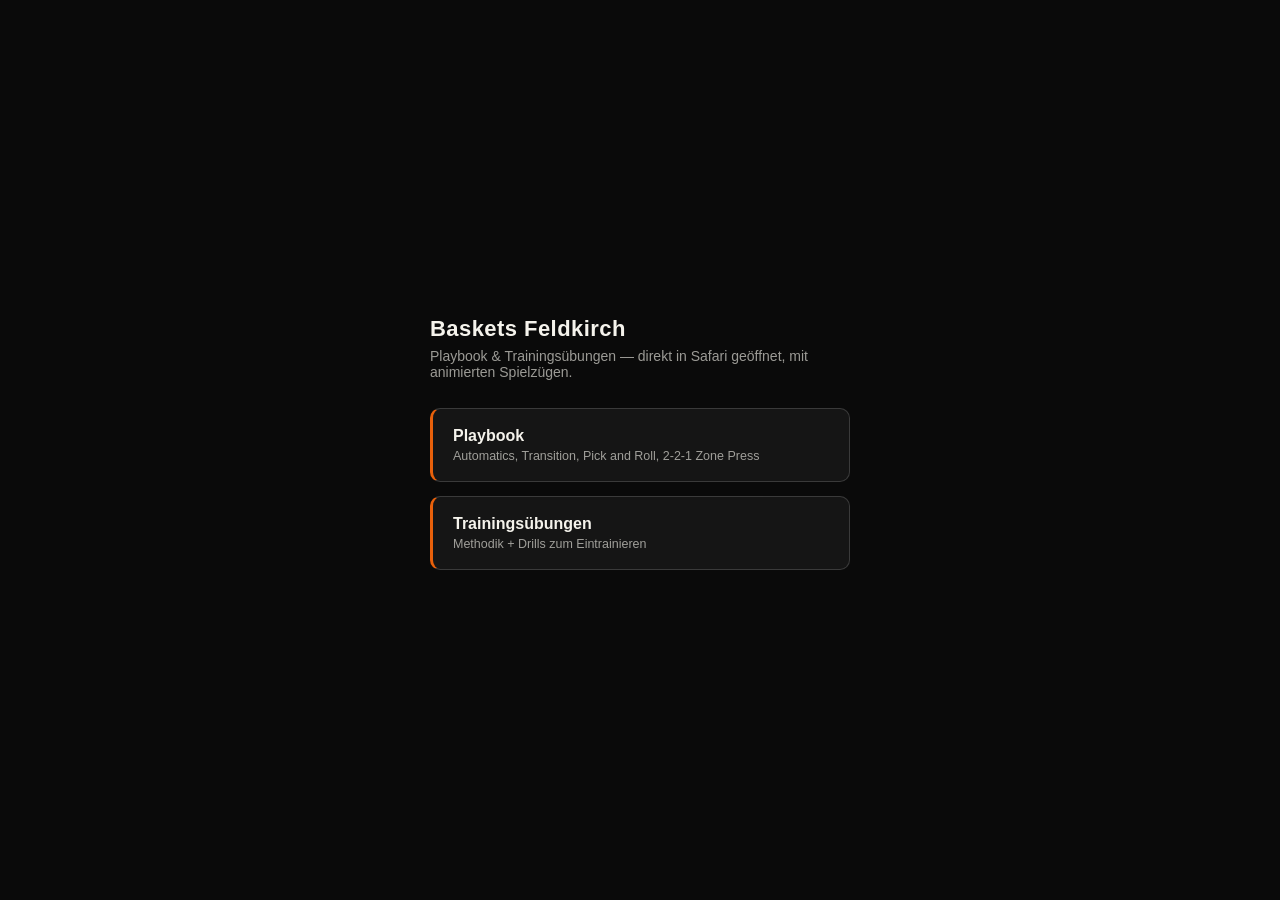
<file: index.html>
<!doctype html>
<html lang="de">
<head>
<meta charset="UTF-8">
<meta name="viewport" content="width=device-width, initial-scale=1.0, viewport-fit=cover">
<title>Baskets Feldkirch — Playbook</title>
<style>
  :root{ --bg:#0a0a0a; --card:#151515; --line:rgba(255,255,255,0.16); --text:#f5f3ec; --text-mute:rgba(245,243,236,0.62); --accent:#E8600B; }
  *{box-sizing:border-box;}
  html,body{margin:0;padding:0;background:var(--bg);color:var(--text);font-family:-apple-system,BlinkMacSystemFont,"Segoe UI",Roboto,sans-serif;}
  body{min-height:100vh;display:flex;align-items:center;justify-content:center;padding:24px;}
  .card{max-width:420px;width:100%;}
  h1{font-size:22px;margin:0 0 6px;letter-spacing:0.02em;}
  p{color:var(--text-mute);font-size:14px;margin:0 0 28px;}
  a.link{display:block;background:var(--card);border:1px solid var(--line);border-radius:10px;padding:18px 20px;margin-bottom:14px;color:var(--text);text-decoration:none;font-weight:700;font-size:16px;border-left:3px solid var(--accent);}
  a.link span{display:block;font-weight:400;font-size:12.5px;color:var(--text-mute);margin-top:4px;}
</style>
</head>
<body>
<div class="card">
  <h1>Baskets Feldkirch</h1>
  <p>Playbook &amp; Trainingsübungen — direkt in Safari geöffnet, mit animierten Spielzügen.</p>
  <a class="link" href="playbook.html">Playbook<span>Automatics, Transition, Pick and Roll, 2-2-1 Zone Press</span></a>
  <a class="link" href="drills.html">Trainingsübungen<span>Methodik + Drills zum Eintrainieren</span></a>
</div>
</body>
</html>
</file>
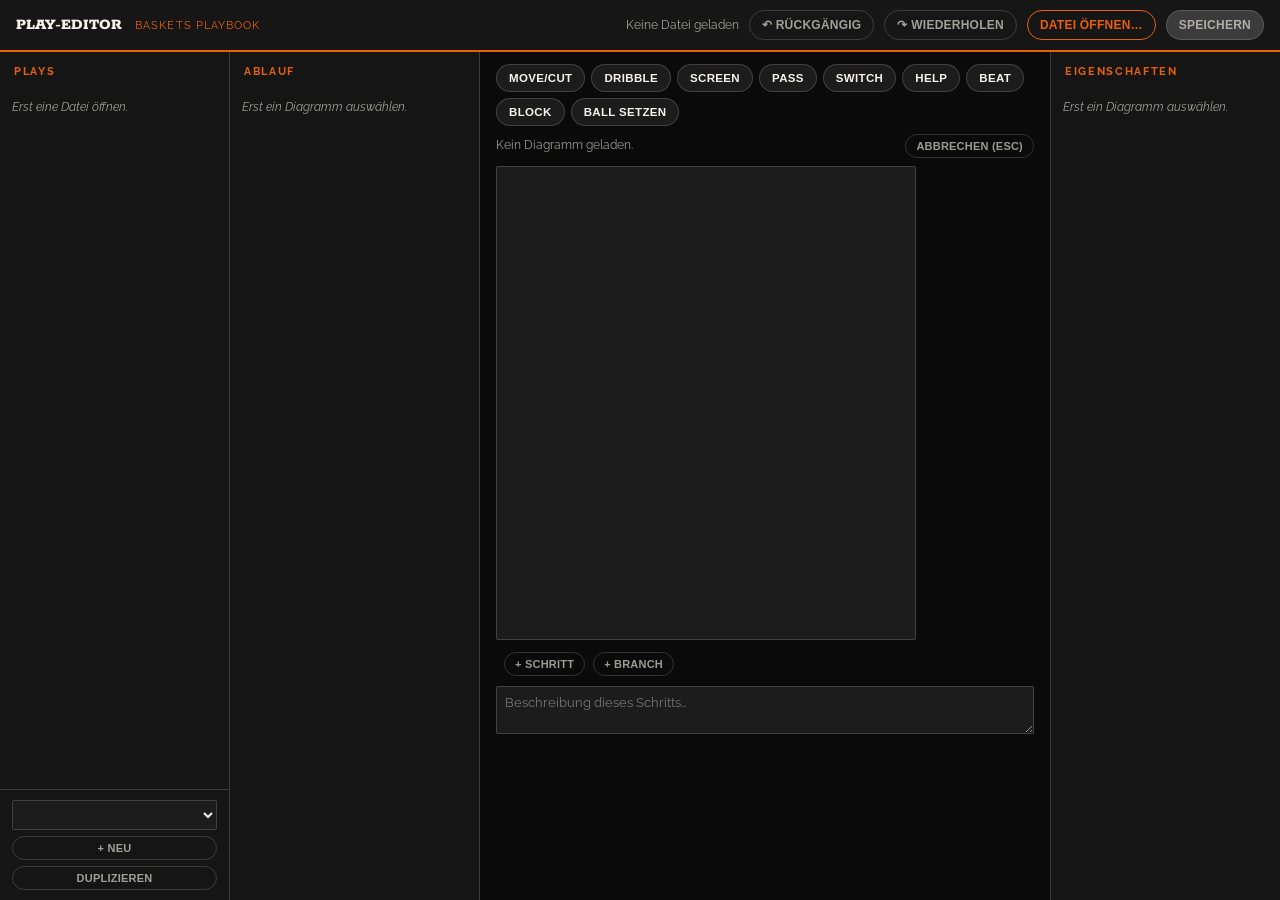
<file: editor/index.html>
<!DOCTYPE html>
<html lang="de">
<head>
<meta charset="UTF-8">
<meta name="viewport" content="width=device-width, initial-scale=1.0">
<title>Play-Editor — Baskets Playbook</title>
<link href="https://fonts.googleapis.com/css2?family=Raleway:ital,wght@0,400;0,500;0,700;1,400&family=Rokkitt:wght@600;700;800&display=swap" rel="stylesheet">
<link rel="stylesheet" href="editor.css">
</head>
<body>

<header class="ed-header">
  <div class="ed-title">Play-Editor <span>Baskets Playbook</span></div>
  <div class="ed-fileops">
    <span id="fileStatus" class="ed-file-status">Keine Datei geladen</span>
    <button id="btnUndo" type="button" class="ed-btn" disabled title="Rückgängig (Strg+Z)">↶ Rückgängig</button>
    <button id="btnRedo" type="button" class="ed-btn" disabled title="Wiederholen (Strg+Y)">↷ Wiederholen</button>
    <button id="btnOpen" type="button" class="ed-btn">Datei öffnen…</button>
    <button id="btnSave" type="button" class="ed-btn ed-btn-accent" disabled>Speichern</button>
  </div>
</header>

<div id="apiWarning" class="ed-warning" hidden>
  Dieser Browser unterstützt die File System Access API nicht (Öffnen/Speichern
  von Dateien direkt aus dem Editor). Bitte in Chrome oder Edge öffnen.
</div>

<main class="ed-main">

  <aside class="ed-tree">
    <div class="ed-panel-head">Plays</div>
    <div id="treeBody" class="ed-tree-body">
      <p class="ed-hint">Erst eine Datei öffnen.</p>
    </div>
    <div class="ed-tree-actions">
      <select id="containerSelect" class="ed-select"></select>
      <button id="btnAddDiagram" type="button" class="ed-btn ed-btn-small" disabled>+ Neu</button>
      <button id="btnDuplicate" type="button" class="ed-btn ed-btn-small" disabled>Duplizieren</button>
    </div>
  </aside>

  <aside class="ed-flow">
    <div class="ed-panel-head">Ablauf</div>
    <div id="flowTree" class="ed-flow-body">
      <p class="ed-hint">Erst ein Diagramm auswählen.</p>
    </div>
  </aside>

  <section class="ed-canvas-col">
    <div class="ed-toolbar" id="toolbar">
      <button type="button" class="ed-tool" data-action="move">Move/Cut</button>
      <button type="button" class="ed-tool" data-action="dribble">Dribble</button>
      <button type="button" class="ed-tool" data-action="screen">Screen</button>
      <button type="button" class="ed-tool" data-action="pass">Pass</button>
      <button type="button" class="ed-tool" data-action="switch">Switch</button>
      <button type="button" class="ed-tool" data-action="help">Help</button>
      <button type="button" class="ed-tool" data-action="beat">Beat</button>
      <button type="button" class="ed-tool" data-action="block">Block</button>
      <button type="button" class="ed-tool" data-action="ball">Ball setzen</button>
    </div>
    <div class="ed-tool-hint-row">
      <div id="toolHint" class="ed-tool-hint">Kein Diagramm geladen.</div>
      <button id="btnCancelAction" type="button" class="ed-btn ed-btn-small" disabled>Abbrechen (Esc)</button>
    </div>
    <div class="ed-court-wrap">
      <svg id="courtSvg" viewBox="0 0 300 340"></svg>
    </div>
    <div class="ed-steps-row">
      <div id="stepsBar" class="ed-steps-bar"></div>
      <button id="btnAddStep" type="button" class="ed-btn ed-btn-small" disabled>+ Schritt</button>
      <button id="btnAddBranch" type="button" class="ed-btn ed-btn-small" disabled>+ Branch</button>
    </div>
    <div id="branchBar" class="ed-branch-bar" hidden></div>
    <textarea id="captionInput" class="ed-caption" placeholder="Beschreibung dieses Schritts…" disabled></textarea>
    <div id="actionsHead" class="ed-block-head" hidden>Aktion</div>
    <div id="actionsList" class="ed-actions-list"></div>
    <div id="reactionHead" class="ed-block-head" hidden>Reaktion (automatisch)</div>
    <div id="reactionList" class="ed-reaction-list"></div>
  </section>

  <aside class="ed-props">
    <div class="ed-panel-head">Eigenschaften</div>
    <div id="propsBody" class="ed-props-body">
      <p class="ed-hint">Erst ein Diagramm auswählen.</p>
    </div>
  </aside>

</main>

<script src="../templates/diagram_engine.js"></script>
<script src="editor.js"></script>
</body>
</html>
</file>
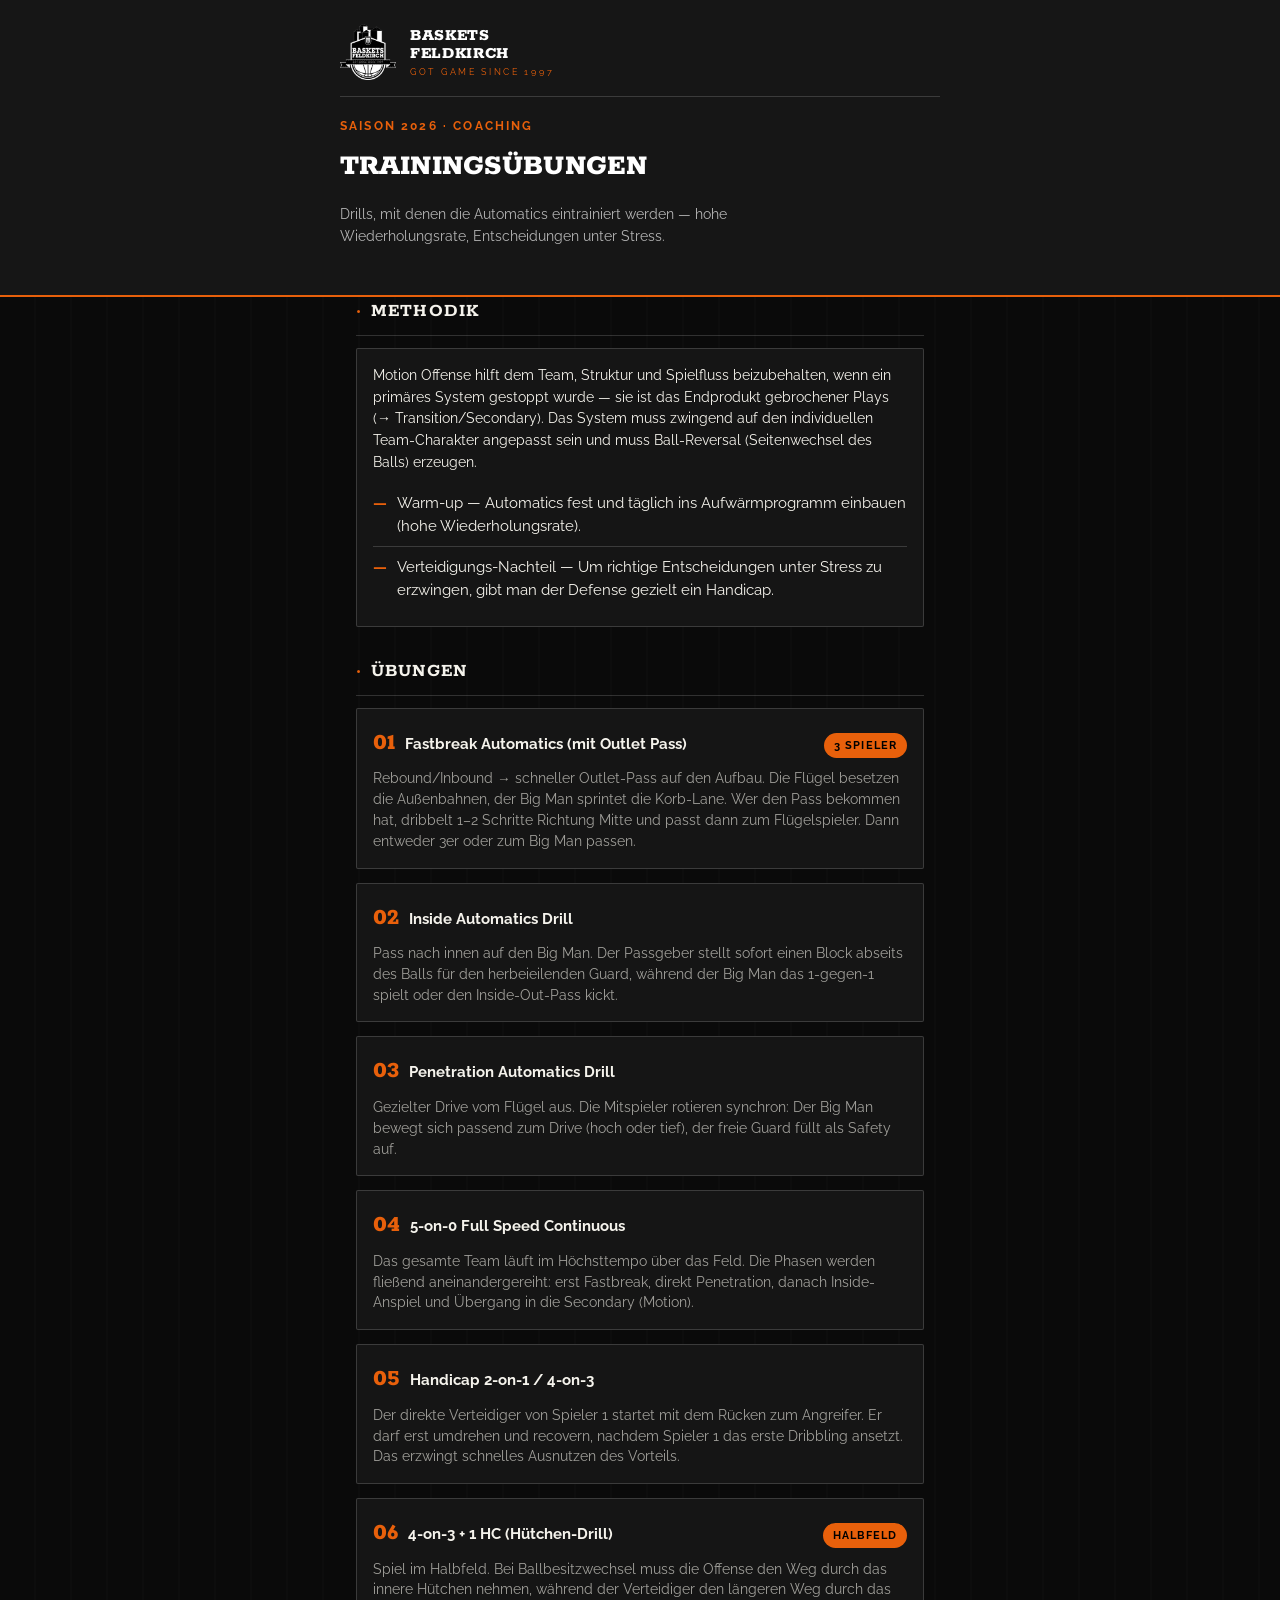
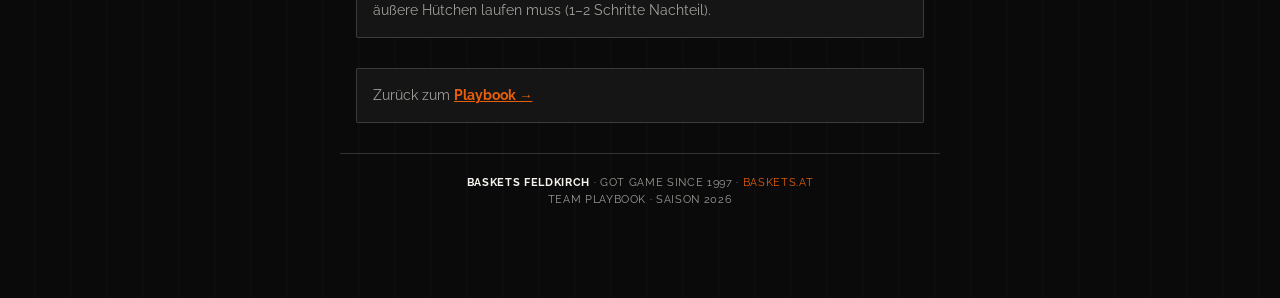
<file: drills.html>
<!DOCTYPE html>
<html lang="de">
<head>
<meta charset="UTF-8">
<meta name="viewport" content="width=device-width, initial-scale=1.0, viewport-fit=cover">
<title>Trainingsübungen</title>
<link rel="apple-touch-icon" href="[data-uri]">
<meta name="apple-mobile-web-app-capable" content="yes">
<meta name="apple-mobile-web-app-status-bar-style" content="black-translucent">
<meta name="apple-mobile-web-app-title" content="Drills">
<meta name="theme-color" content="#161616">
<meta name="mobile-web-app-capable" content="yes">
<link rel="preconnect" href="https://fonts.googleapis.com">
<link rel="preconnect" href="https://fonts.gstatic.com" crossorigin>
<link href="https://fonts.googleapis.com/css2?family=Raleway:ital,wght@0,400;0,500;0,700;1,400&family=Rokkitt:wght@600;700;800&display=swap" rel="stylesheet">
<style>
  :root{
    --bg:#0a0a0a; --card:#151515; --line:rgba(255,255,255,0.16);
    --text:#f5f3ec; --text-mute:rgba(245,243,236,0.62);
    --navy:#161616; --navy-2:#0a0a0a;
    --accent:#E8600B; --accent-light:rgba(232,96,11,0.16); --accent-ink:#1a0d00;
    --teal:#C9962E; --teal-light:rgba(201,150,46,0.16); --teal-ink:#231702;
    --cream:#1c1c1c; --radius:2px;
  }
  *{box-sizing:border-box;-webkit-tap-highlight-color:transparent;}
  html{scroll-behavior:smooth;}
  html,body{margin:0;padding:0;}
  section[id], .tag[id]{scroll-margin-top:14px;}
  .toc{padding:14px 16px 8px;}
  .toc-head{font-family:'Raleway',sans-serif;font-weight:700;font-size:11px;letter-spacing:0.2em;text-transform:uppercase;color:var(--accent);margin-bottom:6px;}
  .toc-row{padding:9px 0;border-bottom:1px dashed var(--line);}
  .toc-row:last-child{border-bottom:none;}
  .toc-ch{display:block;color:var(--text);text-decoration:none;font-weight:700;font-size:14px;}
  .toc-plays{display:flex;flex-wrap:wrap;gap:6px;margin-top:8px;}
  .toc-plays a{font-size:10.5px;font-weight:600;letter-spacing:0.05em;text-transform:uppercase;color:var(--accent);border:1px solid var(--accent);border-radius:20px;padding:4px 10px;text-decoration:none;}
  body{
    background: repeating-linear-gradient(90deg, #0a0a0a 0 34px, #0d0d0d 34px 36px);
    color:var(--text); font-family:'Raleway',-apple-system,BlinkMacSystemFont,"Segoe UI",Roboto,sans-serif;
    line-height:1.55; padding-bottom:60px;
  }
  h1,h2,h3,.disp{font-family:'Rokkitt',Georgia,serif; letter-spacing:0.01em;}
  .wrap{max-width:600px;margin:0 auto;padding:0 16px;}
  header.hero{background:var(--navy); color:#fff; padding:24px 16px 34px; position:relative; border-bottom:2px solid var(--accent);}
  .hero-inner{max-width:600px;margin:0 auto;position:relative;z-index:1;}
  .brand{display:flex;align-items:center;gap:14px;margin-bottom:20px;padding-bottom:16px;border-bottom:1px solid var(--line);}
  .brand img{width:56px;height:56px;display:block;filter:invert(1);}
  .brand .wordmark{font-family:'Rokkitt',Georgia,serif;font-weight:800;font-size:17px;line-height:1.05;letter-spacing:0.04em;text-transform:uppercase;}
  .brand .wordmark span{display:block;font-family:'Raleway',sans-serif;font-weight:400;font-size:9px;color:var(--accent);letter-spacing:0.3em;margin-top:5px;text-transform:uppercase;}
  .eyebrow{color:var(--accent);font-weight:700;font-size:12px;letter-spacing:0.18em;text-transform:uppercase;}
  h1.title{font-family:'Rokkitt',Georgia,serif;font-weight:800;text-transform:uppercase;font-size:30px;margin:8px 0 4px;}
  .subtitle{color:rgba(255,255,255,0.68);font-size:14px;max-width:420px;}
  main{padding-top:22px;}
  section{margin-bottom:30px;}
  .sec-head{display:flex;align-items:baseline;gap:10px;margin-bottom:12px;padding-bottom:8px;border-bottom:1px solid var(--line);}
  .sec-num{font-weight:700;color:var(--accent);font-size:14px;}
  h2.sec-title{font-family:'Rokkitt',Georgia,serif;font-weight:700;text-transform:uppercase;letter-spacing:0.06em;font-size:19px;margin:0;color:var(--text);}
  .card{background:var(--card);border:1px solid var(--line);border-radius:var(--radius);padding:16px;margin-bottom:12px;}
  .auto-item{border-left:3px solid var(--accent);padding:10px 0 10px 14px;}
  .auto-item + .auto-item{border-top:1px dashed var(--line);}
  .auto-trig{font-size:12px;text-transform:uppercase;letter-spacing:0.04em;color:var(--text-mute);font-weight:600;}
  .auto-react{font-size:14.5px;margin-top:3px;}
  .arrow{color:var(--accent);font-weight:700;}
  ul.rules{list-style:none;margin:0;padding:0;}
  ul.rules li{display:flex;gap:10px;padding:9px 0;font-size:14.5px;border-bottom:1px solid var(--line);}
  ul.rules li > *{min-width:0;}
  ul.rules li:last-child{border-bottom:none;}
  ul.rules li::before{content:"—";color:var(--accent);font-weight:700;}
  .badge{display:inline-flex;align-items:center;justify-content:center;width:34px;height:34px;border-radius:50%;background:var(--accent);color:#000;font-weight:700;font-size:13px;flex:0 0 auto;}
  .badge.teal{background:var(--teal);color:#000;}
  .badge.accent{background:var(--navy);color:var(--accent);border:1px solid var(--accent);}
  .pos-row{display:flex;gap:12px;align-items:flex-start;margin-bottom:10px;}
  .pos-txt strong{display:block;font-size:14.5px;}
  .pos-txt span{font-size:13.5px;color:var(--text-mute);}
  .tag{display:inline-block;font-size:11px;font-weight:700;letter-spacing:0.1em;text-transform:uppercase;padding:4px 10px;border-radius:20px;background:var(--accent);color:#000;margin-bottom:10px;}
  .tag.teal{background:var(--teal);color:#000;}
  table{width:100%;border-collapse:collapse;font-size:13.5px;}
  th,td{text-align:left;padding:8px 6px;border-bottom:1px solid var(--line);}
  th{color:var(--text-mute);font-weight:600;text-transform:uppercase;font-size:11px;letter-spacing:0.03em;}
  .stat-big{font-family:'Rokkitt',Georgia,serif;font-size:26px;font-weight:700;color:var(--accent);}
  .stat-label{font-size:11.5px;color:var(--text-mute);text-transform:uppercase;letter-spacing:0.03em;}
  .stat-grid{display:grid;grid-template-columns:repeat(3,minmax(0,1fr));gap:10px;}
  .stat-cell{background:var(--cream);border-radius:var(--radius);padding:10px;text-align:center;border:1px solid var(--line);}
  .tip{background:var(--teal-light);border-left:3px solid var(--teal);border-radius:0 var(--radius) var(--radius) 0;padding:12px 14px;font-size:14px;color:var(--text);margin-bottom:8px;}
  footer{max-width:600px;margin:20px auto 0;padding:20px 16px 30px;color:var(--text-mute);font-size:11px;letter-spacing:0.06em;text-transform:uppercase;text-align:center;border-top:1px solid var(--line);}

  /* Play diagrams */
  .play-diagram{background:var(--cream);border:1px solid var(--line);border-radius:var(--radius);padding:10px 10px 4px;margin:10px 0 4px;}
  .play-diagram svg{display:block;width:100%;height:auto;}
  .pd-static svg text{font-family:-apple-system,BlinkMacSystemFont,"Segoe UI",Roboto,sans-serif;}
  .pd-steps{margin:10px 0 6px;padding-left:22px;font-size:12.5px;line-height:1.45;}
  .pd-steps li{margin-bottom:5px;}
  .pd-steps li::marker{color:var(--accent);font-weight:700;}
  .pd-nojs-hint{font-size:10.5px;color:var(--text-mute);padding-bottom:8px;font-style:italic;}
  .pd-finisher-ring{animation:pd-pulse 1.4s ease-in-out infinite;}
  @keyframes pd-pulse{0%,100%{opacity:0.55;} 50%{opacity:1;}}
  .pd-caption{font-size:13px;color:var(--text);min-height:34px;padding:8px 2px 4px;line-height:1.4;}
  .pd-controls{display:flex;align-items:center;justify-content:space-between;gap:10px;padding-bottom:8px;}
  .pd-btn{border:1px solid var(--accent);background:transparent;color:var(--accent);font-size:12.5px;font-weight:700;letter-spacing:0.04em;text-transform:uppercase;padding:8px 14px;border-radius:20px;flex:1;}
  .pd-btn:disabled{border-color:var(--line);color:var(--text-mute);}
  .pd-step-label{font-size:11px;color:var(--text-mute);white-space:nowrap;min-width:56px;text-align:center;}
  .pd-branch-box{display:none;flex-wrap:wrap;gap:8px;padding-bottom:10px;}
  .pd-branch-box.active{display:flex;}
  .pd-btn-branch{flex:1 1 calc(50% - 8px);min-width:130px;background:var(--accent);color:#000;border:1px solid var(--accent);font-size:12px;font-weight:700;letter-spacing:0.03em;text-transform:uppercase;padding:10px 12px;border-radius:20px;}
  .pd-btn-branch:disabled{background:var(--line);border-color:var(--line);color:var(--text-mute);}
</style>
</head>
<body>

<header class="hero">
  <div class="hero-inner">
    
    <div class="brand">
      <img src="[data-uri]" alt="Baskets Feldkirch Logo">
      <div class="wordmark">Baskets<br>Feldkirch<span>got game since 1997</span></div>
    </div>
    
    <div class="eyebrow">Saison 2026 · Coaching</div>
    <h1 class="title">Trainingsübungen</h1>
    <p class="subtitle">Drills, mit denen die Automatics eintrainiert werden — hohe Wiederholungsrate, Entscheidungen unter Stress.</p>
  </div>
</header>

<main class="wrap">

  
  <section>
    <div class="sec-head"><span class="sec-num">•</span><h2 class="sec-title">Methodik</h2></div>
    <div class="card">
      <p style="margin:0 0 10px;font-size:14px;">Motion Offense hilft dem Team, Struktur und Spielfluss beizubehalten, wenn ein primäres System gestoppt wurde — sie ist das Endprodukt gebrochener Plays (→ Transition/Secondary). Das System muss zwingend auf den individuellen Team-Charakter angepasst sein und muss Ball-Reversal (Seitenwechsel des Balls) erzeugen.</p>
      <ul class="rules">
        <li>Warm-up — Automatics fest und täglich ins Aufwärmprogramm einbauen (hohe Wiederholungsrate).</li><li>Verteidigungs-Nachteil — Um richtige Entscheidungen unter Stress zu erzwingen, gibt man der Defense gezielt ein Handicap.</li>
      </ul>
    </div>
  </section>
  

  <section>
    <div class="sec-head"><span class="sec-num">•</span><h2 class="sec-title">Übungen</h2></div>
    
    <div class="card" style="margin-bottom:14px;">
      <div style="display:flex;align-items:baseline;gap:10px;margin-bottom:6px;">
        <span style="font-family:'Rokkitt',Georgia,serif;font-weight:800;font-size:24px;color:var(--accent);">01</span>
        <strong style="font-size:14.5px;">Fastbreak Automatics (mit Outlet Pass)</strong>
        <span class="tag" style="margin:0 0 0 auto;">3 Spieler</span>
      </div>
      <p style="margin:0;font-size:13.5px;color:var(--text-mute)">Rebound/Inbound → schneller Outlet-Pass auf den Aufbau. Die Flügel besetzen die Außenbahnen, der Big Man sprintet die Korb-Lane. Wer den Pass bekommen hat, dribbelt 1–2 Schritte Richtung Mitte und passt dann zum Flügelspieler. Dann entweder 3er oder zum Big Man passen.</p>
    </div>
    
    <div class="card" style="margin-bottom:14px;">
      <div style="display:flex;align-items:baseline;gap:10px;margin-bottom:6px;">
        <span style="font-family:'Rokkitt',Georgia,serif;font-weight:800;font-size:24px;color:var(--accent);">02</span>
        <strong style="font-size:14.5px;">Inside Automatics Drill</strong>
        
      </div>
      <p style="margin:0;font-size:13.5px;color:var(--text-mute)">Pass nach innen auf den Big Man. Der Passgeber stellt sofort einen Block abseits des Balls für den herbeieilenden Guard, während der Big Man das 1-gegen-1 spielt oder den Inside-Out-Pass kickt.</p>
    </div>
    
    <div class="card" style="margin-bottom:14px;">
      <div style="display:flex;align-items:baseline;gap:10px;margin-bottom:6px;">
        <span style="font-family:'Rokkitt',Georgia,serif;font-weight:800;font-size:24px;color:var(--accent);">03</span>
        <strong style="font-size:14.5px;">Penetration Automatics Drill</strong>
        
      </div>
      <p style="margin:0;font-size:13.5px;color:var(--text-mute)">Gezielter Drive vom Flügel aus. Die Mitspieler rotieren synchron: Der Big Man bewegt sich passend zum Drive (hoch oder tief), der freie Guard füllt als Safety auf.</p>
    </div>
    
    <div class="card" style="margin-bottom:14px;">
      <div style="display:flex;align-items:baseline;gap:10px;margin-bottom:6px;">
        <span style="font-family:'Rokkitt',Georgia,serif;font-weight:800;font-size:24px;color:var(--accent);">04</span>
        <strong style="font-size:14.5px;">5-on-0 Full Speed Continuous</strong>
        
      </div>
      <p style="margin:0;font-size:13.5px;color:var(--text-mute)">Das gesamte Team läuft im Höchsttempo über das Feld. Die Phasen werden fließend aneinandergereiht: erst Fastbreak, direkt Penetration, danach Inside-Anspiel und Übergang in die Secondary (Motion).</p>
    </div>
    
    <div class="card" style="margin-bottom:14px;">
      <div style="display:flex;align-items:baseline;gap:10px;margin-bottom:6px;">
        <span style="font-family:'Rokkitt',Georgia,serif;font-weight:800;font-size:24px;color:var(--accent);">05</span>
        <strong style="font-size:14.5px;">Handicap 2-on-1 / 4-on-3</strong>
        
      </div>
      <p style="margin:0;font-size:13.5px;color:var(--text-mute)">Der direkte Verteidiger von Spieler 1 startet mit dem Rücken zum Angreifer. Er darf erst umdrehen und recovern, nachdem Spieler 1 das erste Dribbling ansetzt. Das erzwingt schnelles Ausnutzen des Vorteils.</p>
    </div>
    
    <div class="card" style="margin-bottom:14px;">
      <div style="display:flex;align-items:baseline;gap:10px;margin-bottom:6px;">
        <span style="font-family:'Rokkitt',Georgia,serif;font-weight:800;font-size:24px;color:var(--accent);">06</span>
        <strong style="font-size:14.5px;">4-on-3 + 1 HC (Hütchen-Drill)</strong>
        <span class="tag" style="margin:0 0 0 auto;">Halbfeld</span>
      </div>
      <p style="margin:0;font-size:13.5px;color:var(--text-mute)">Spiel im Halbfeld. Bei Ballbesitzwechsel muss die Offense den Weg durch das innere Hütchen nehmen, während der Verteidiger den längeren Weg durch das äußere Hütchen laufen muss (1–2 Schritte Nachteil).</p>
    </div>
    
  </section>

  <section>
    <div class="card">
      <p style="margin:0;font-size:13.5px;color:var(--text-mute)">Zurück zum <a href="playbook.html" style="color:var(--accent);font-weight:700;">Playbook →</a></p>
    </div>
  </section>

</main>

<footer><b style="color:var(--text)">Baskets Feldkirch</b> · got game since 1997 · <a href="https://www.baskets.at/" style="color:var(--accent);text-decoration:none;">baskets.at</a><br>Team Playbook · Saison 2026</footer>
</body>
</html>
</file>
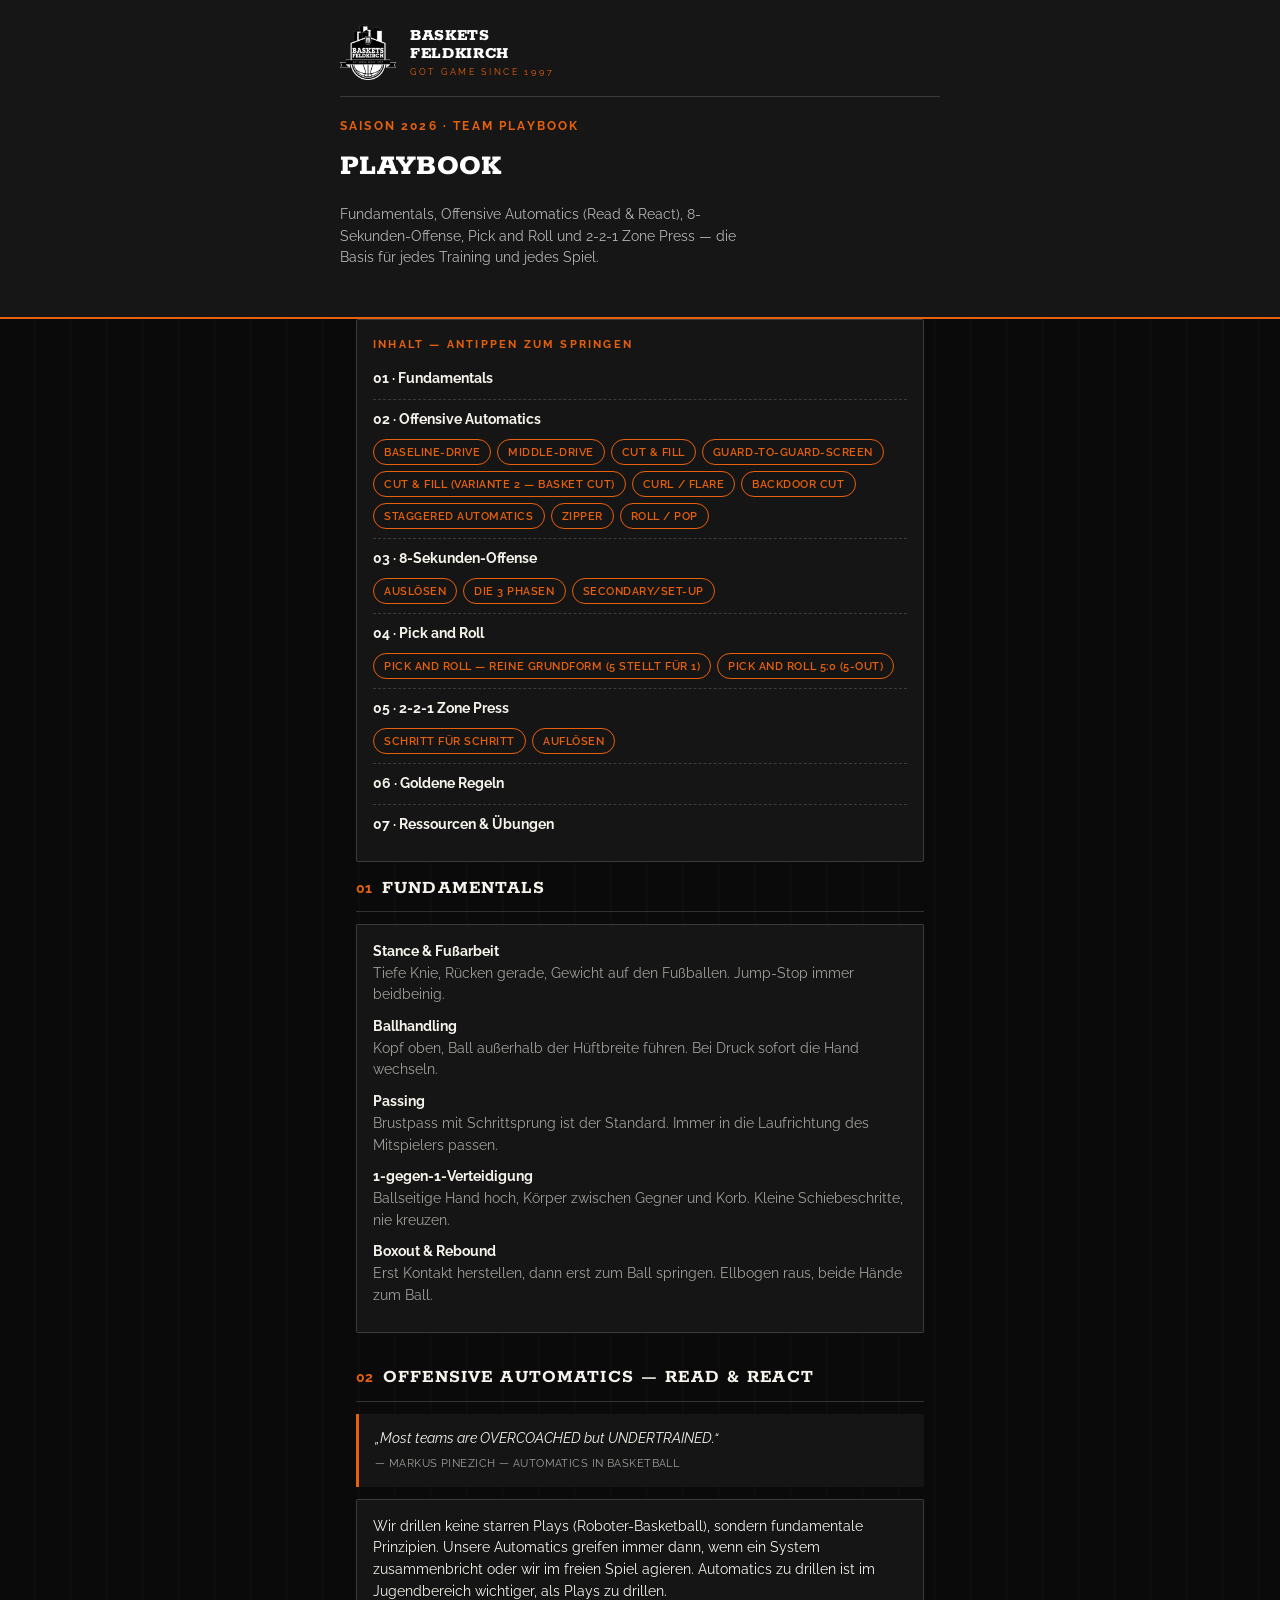
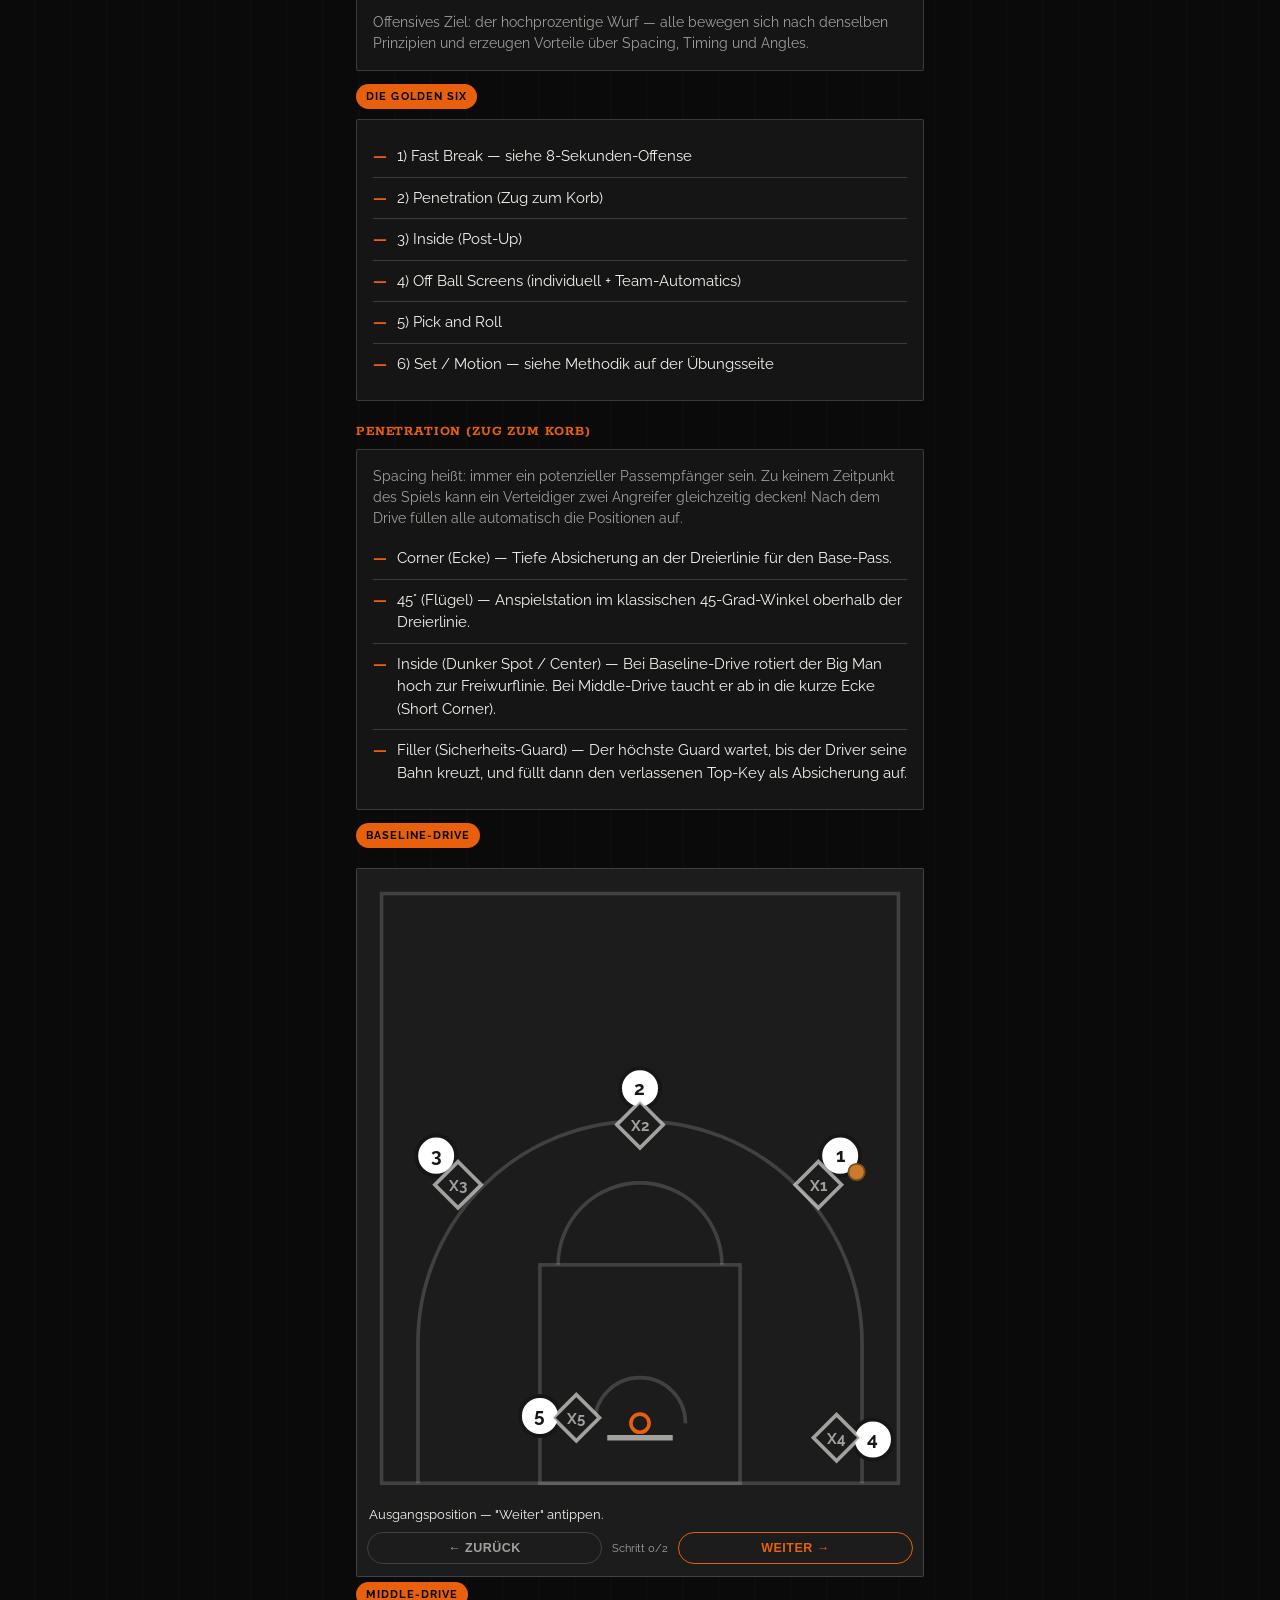
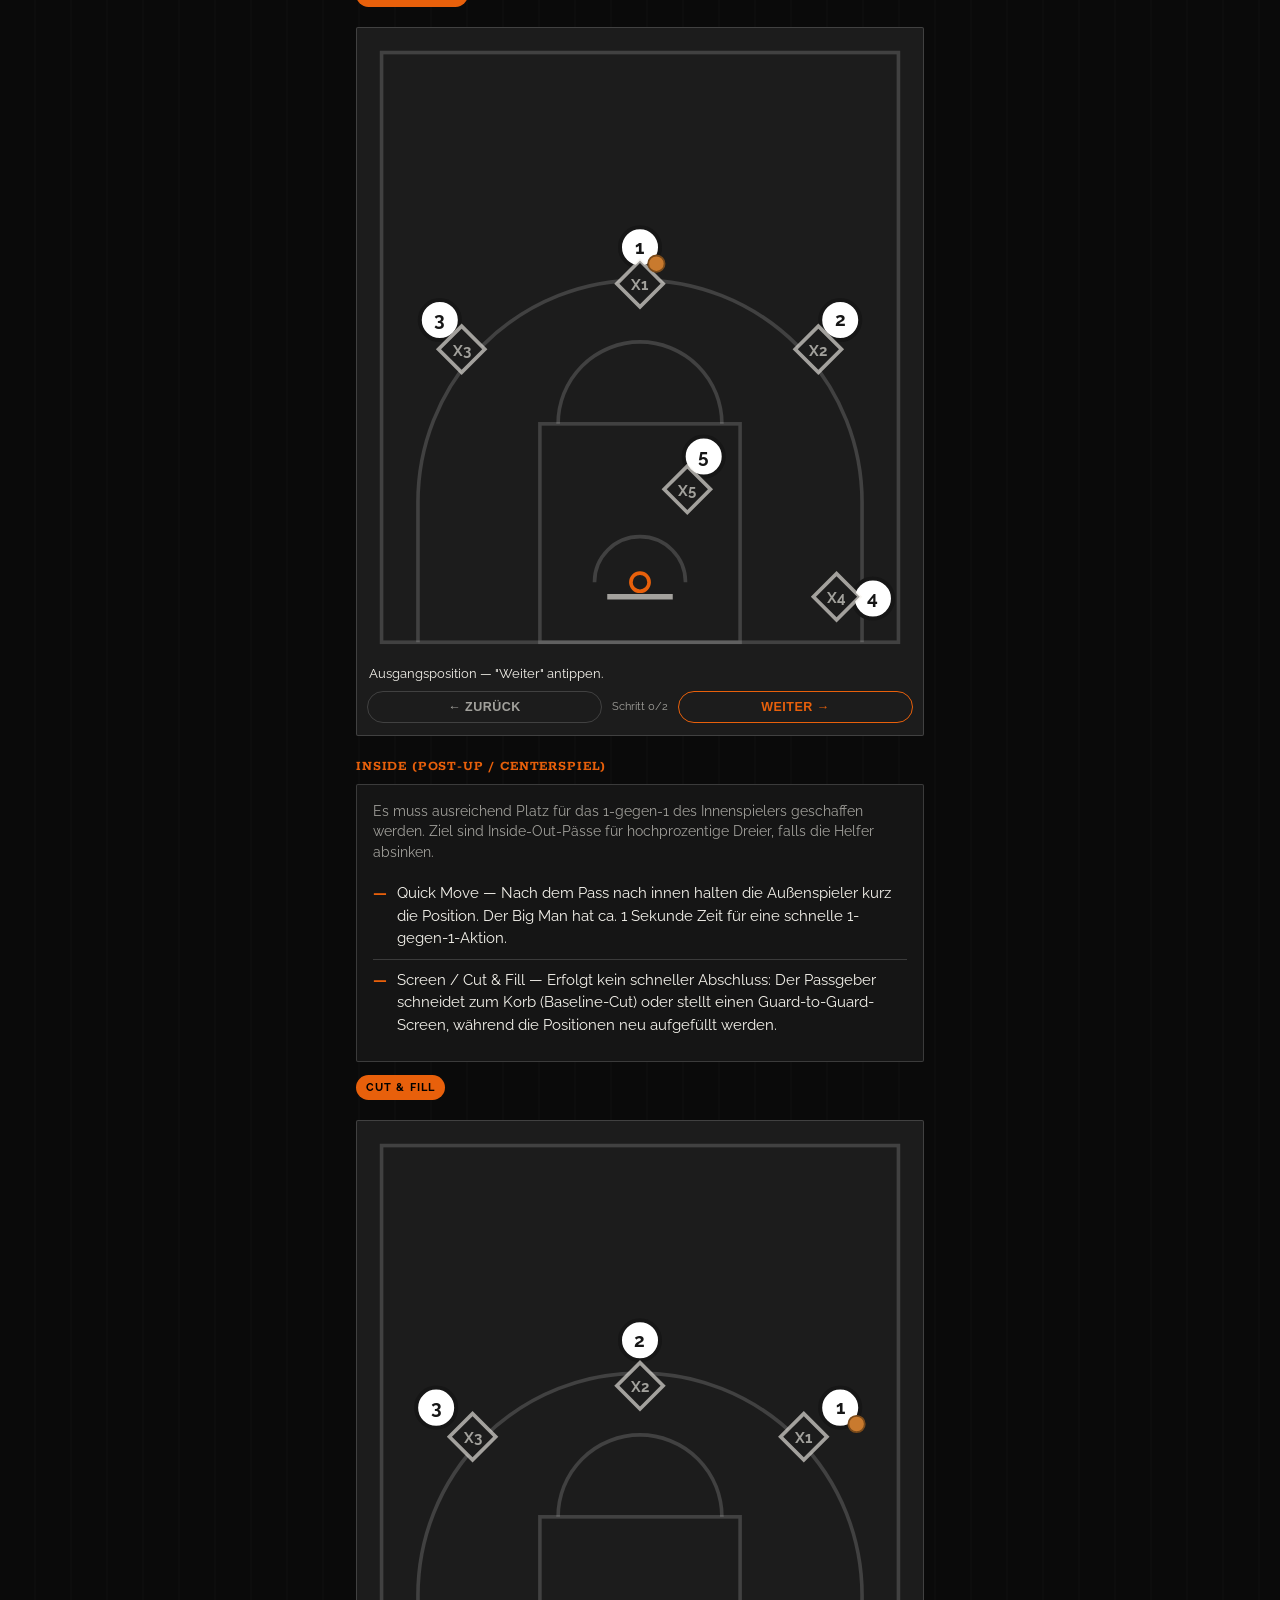
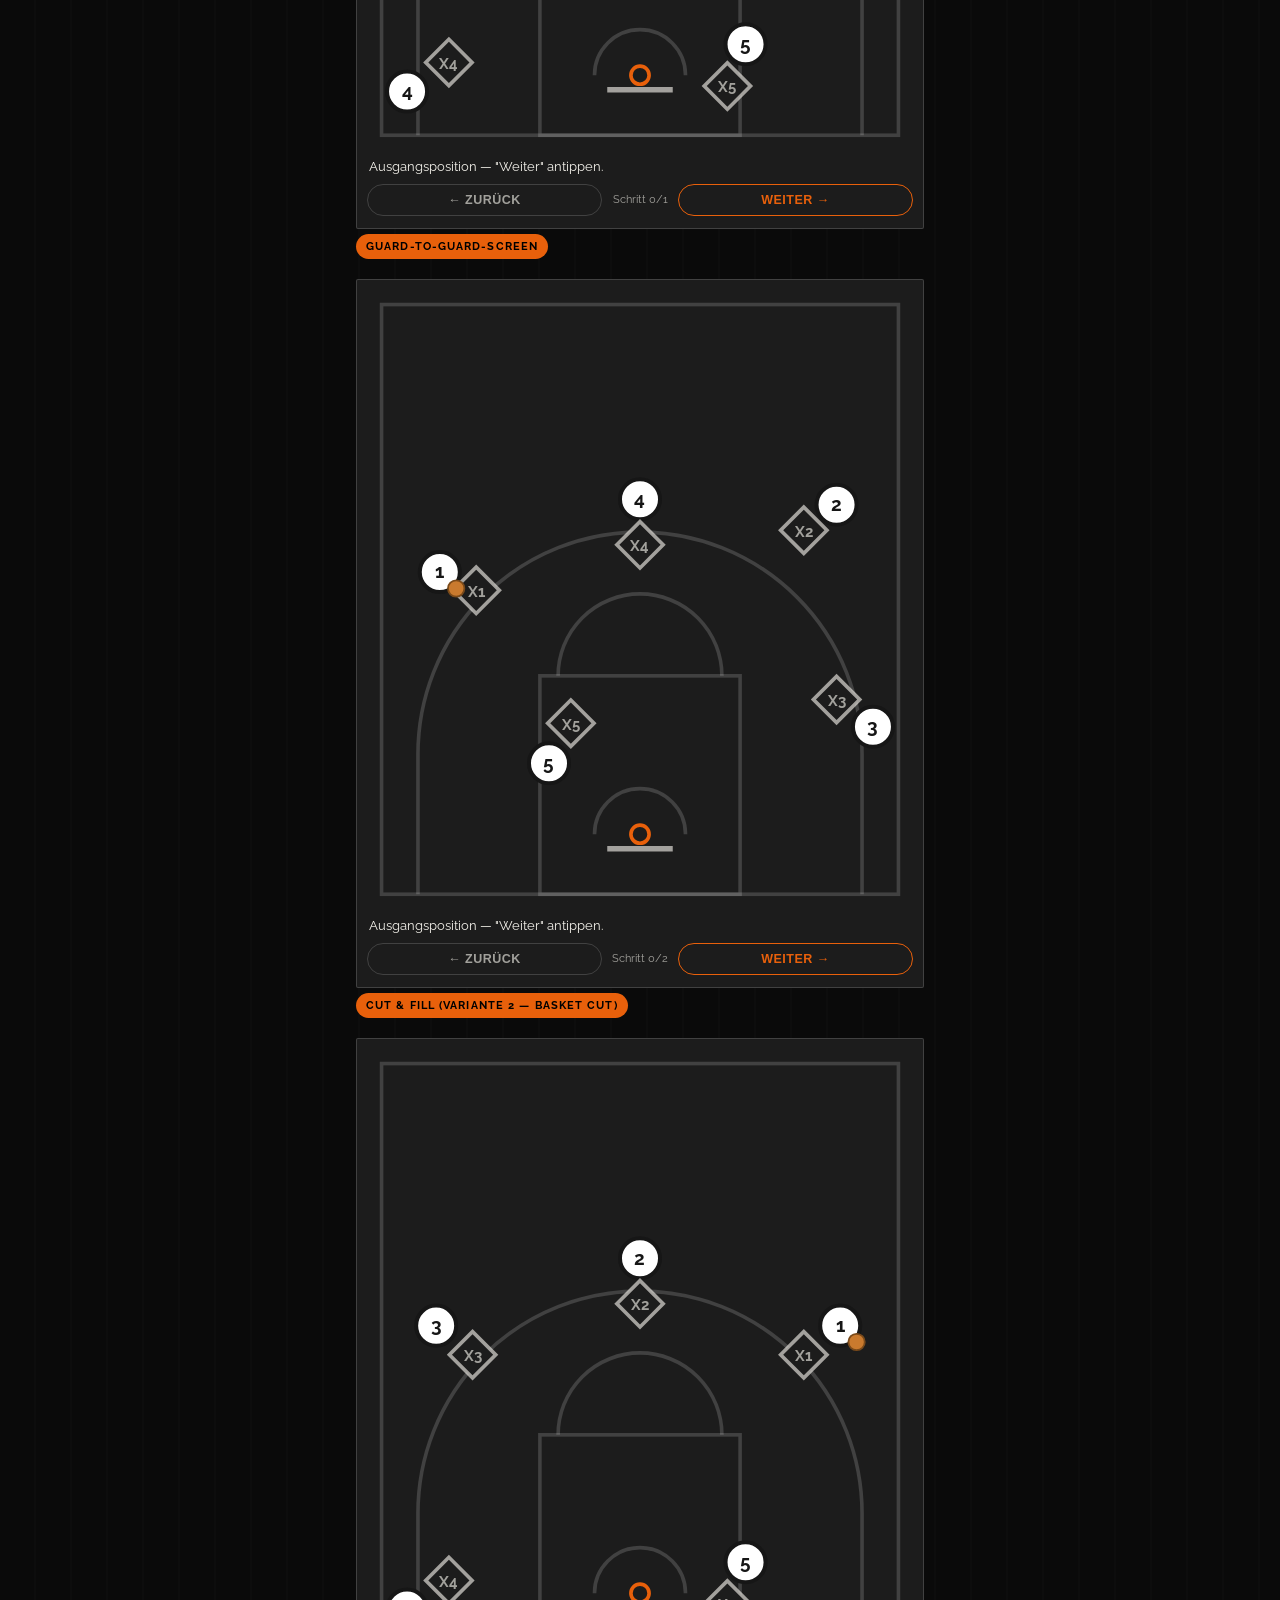
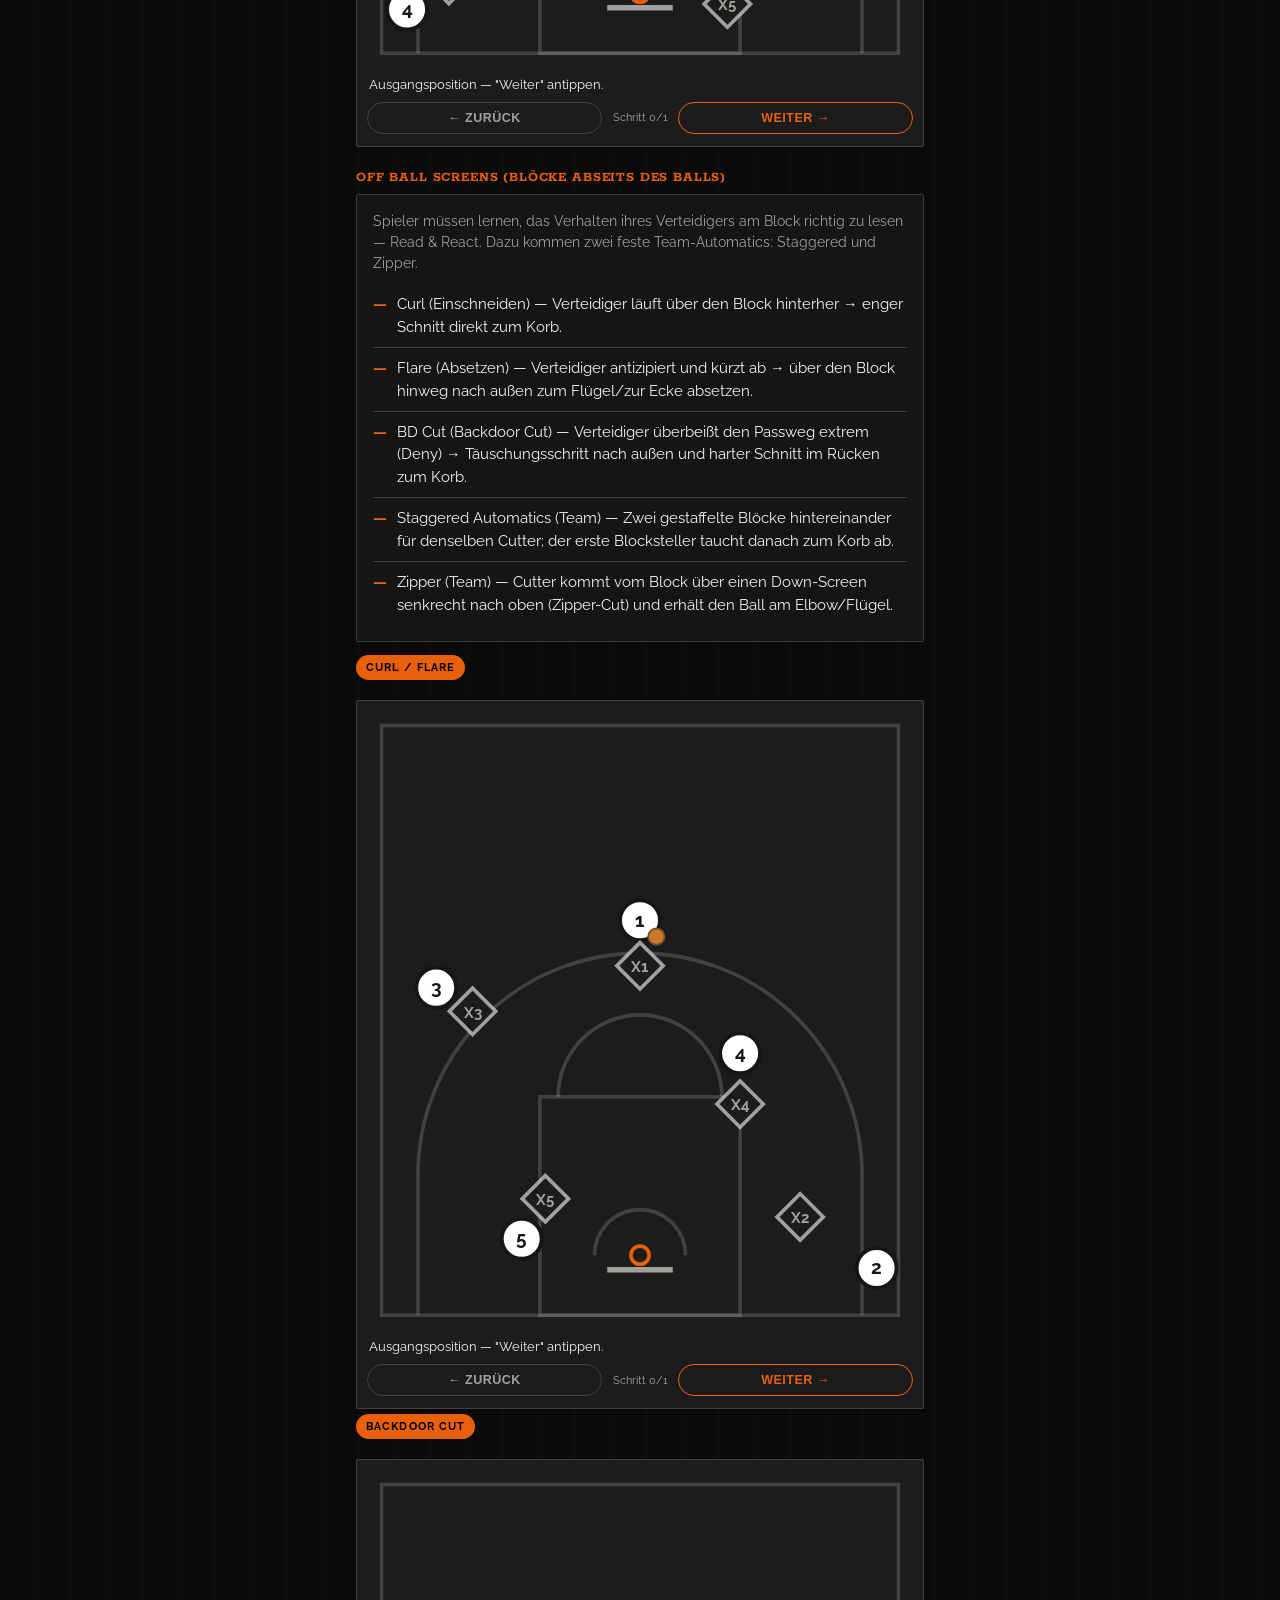
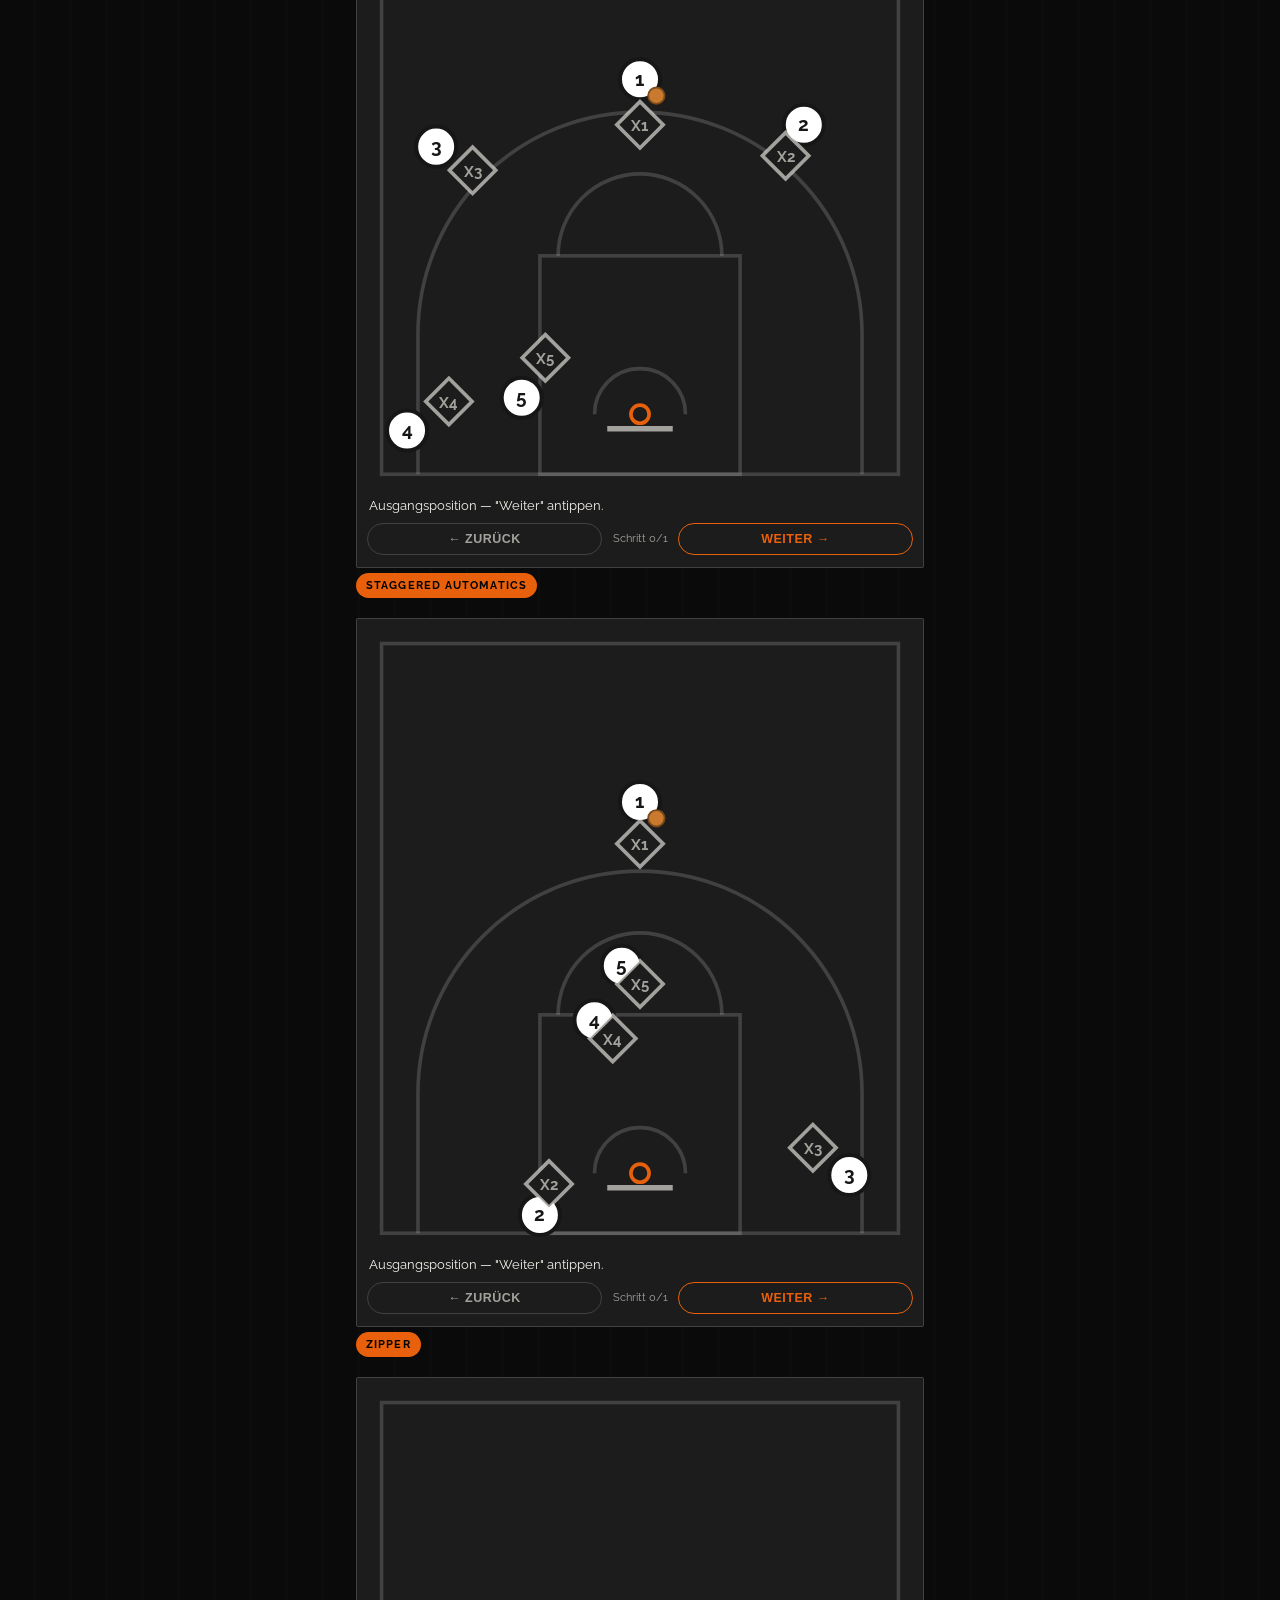
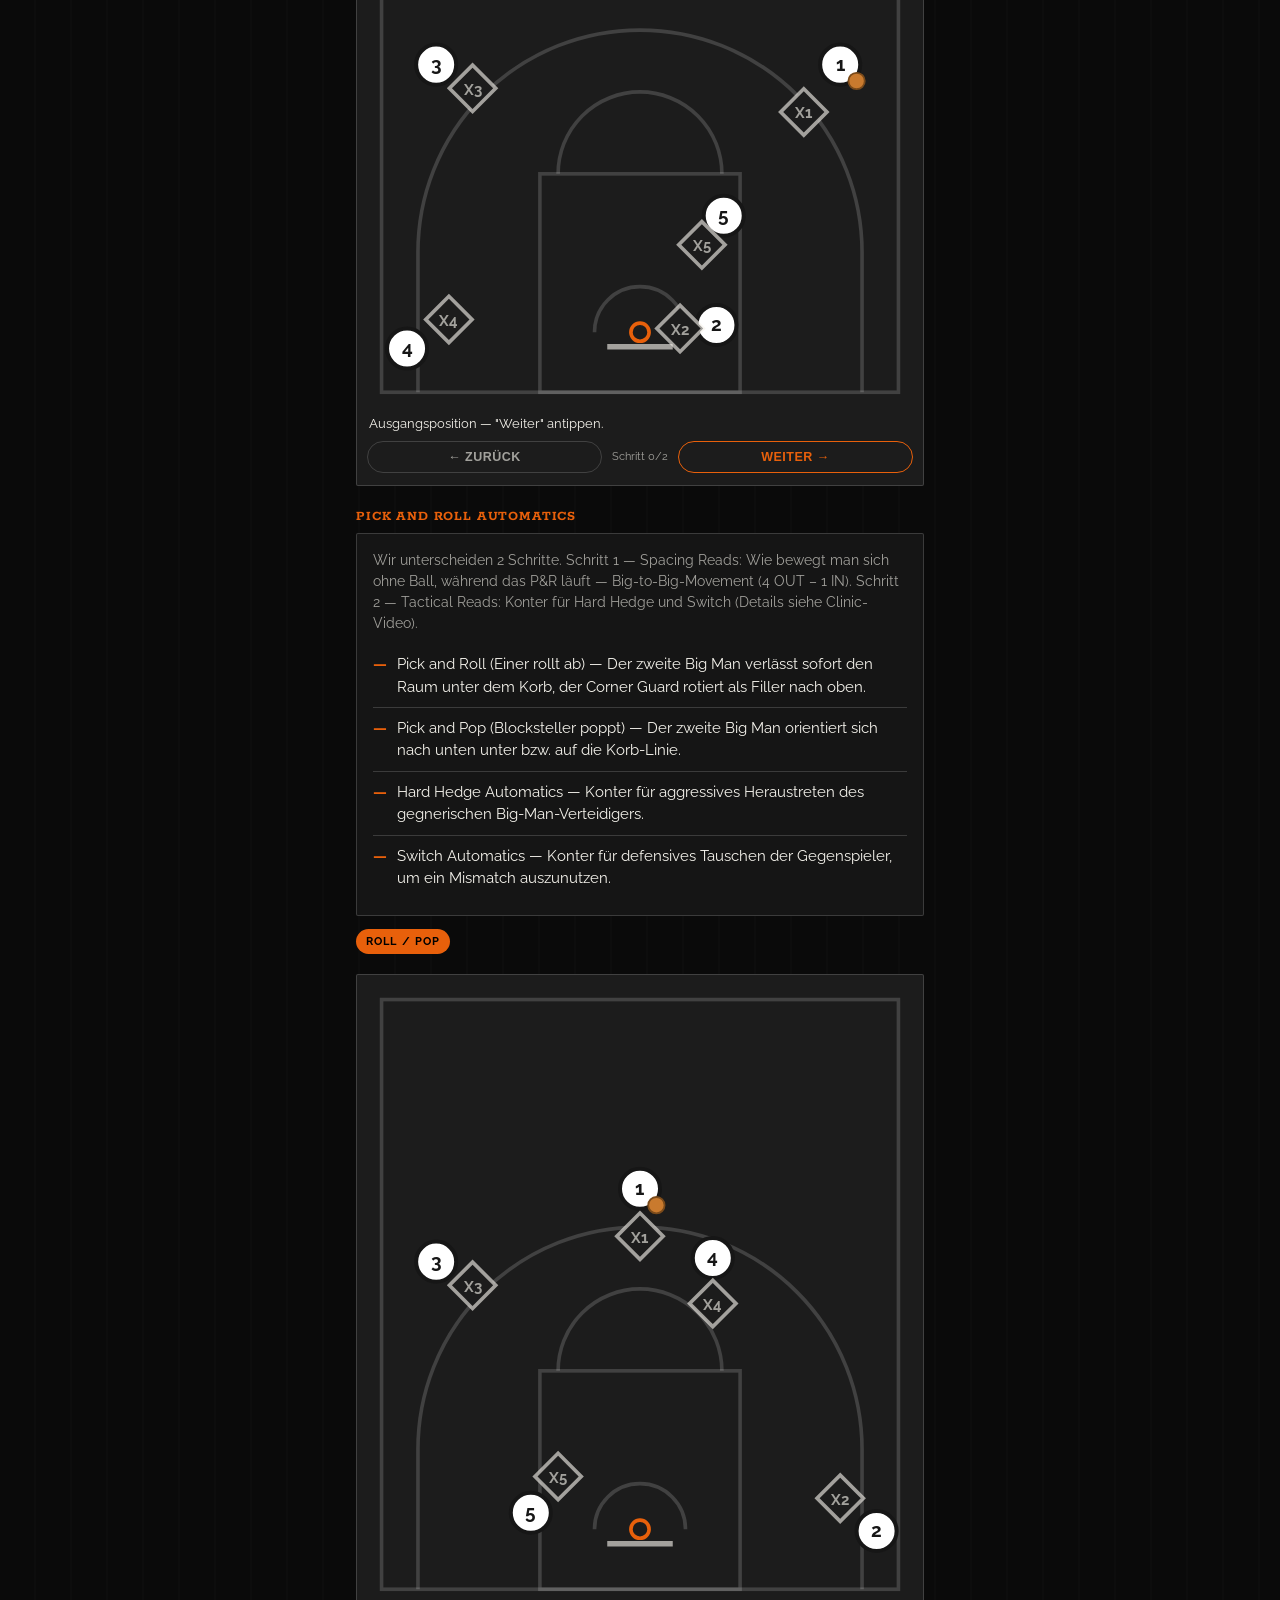
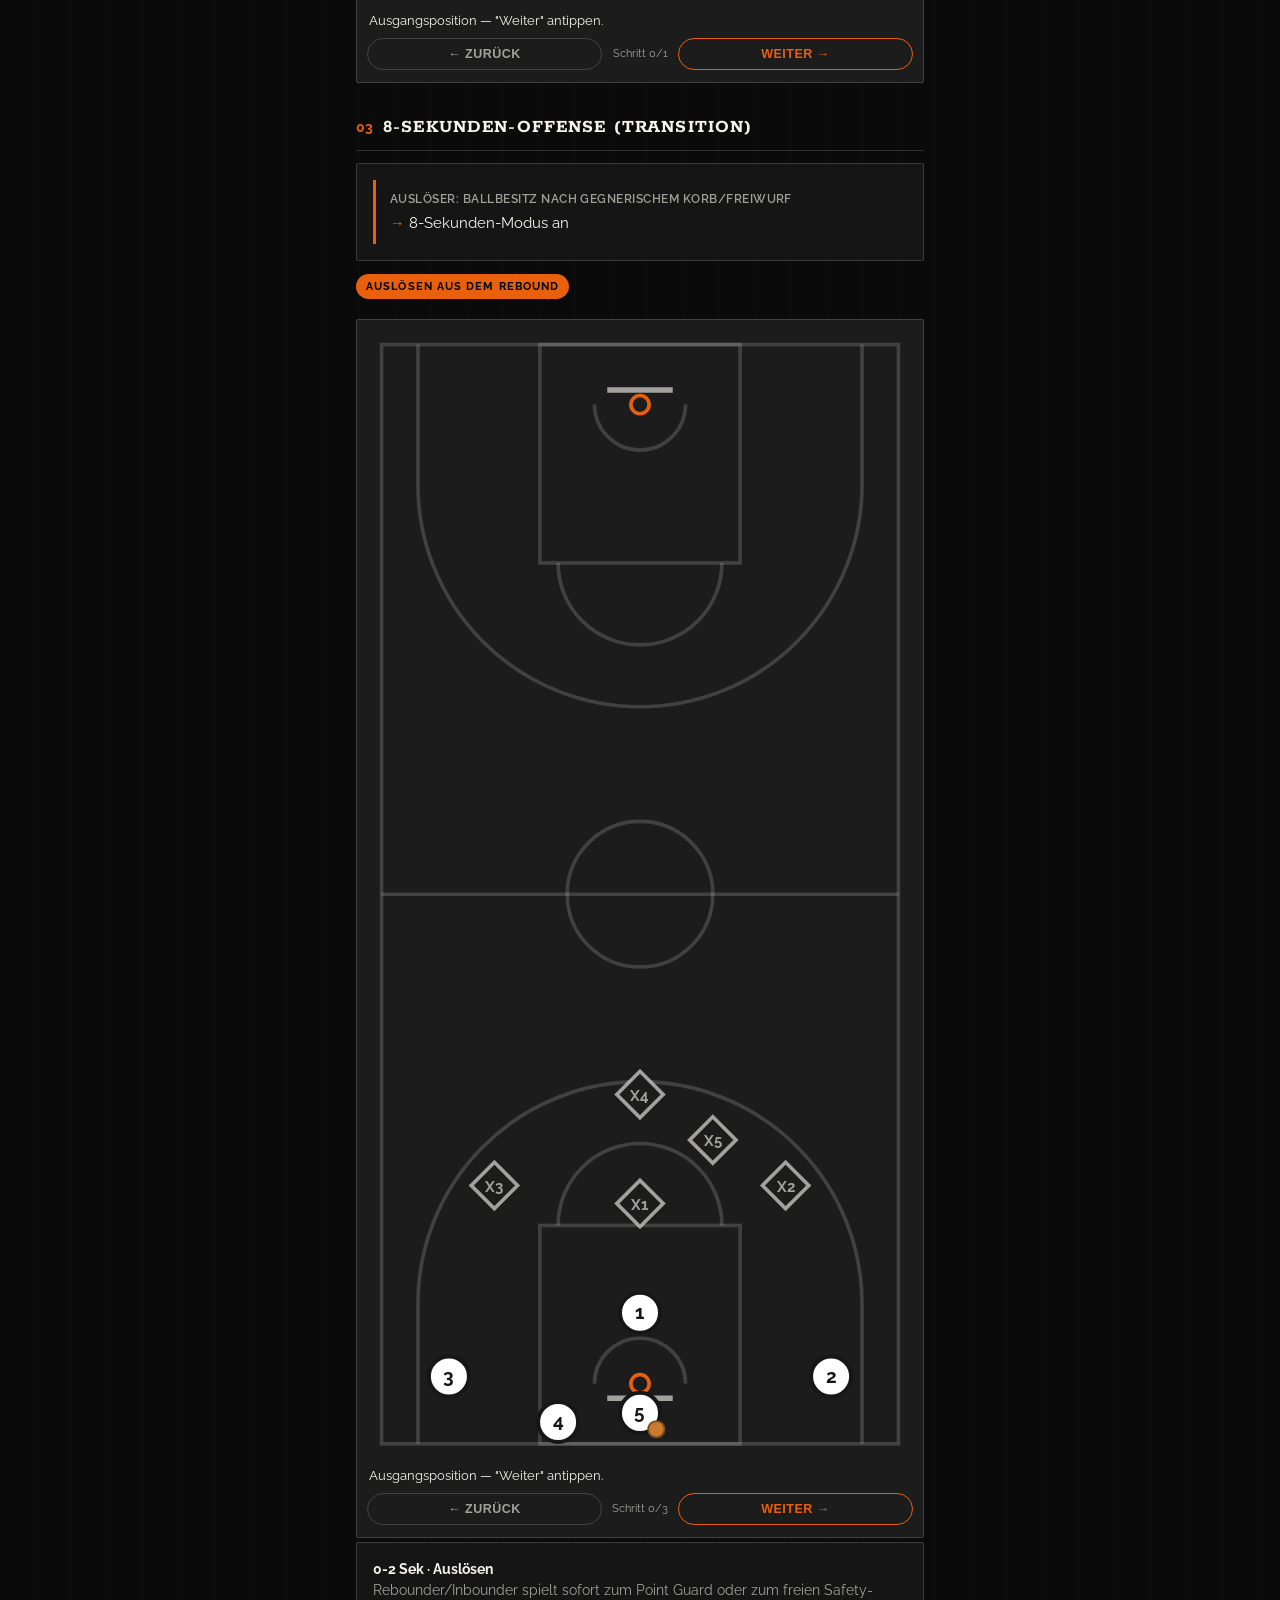
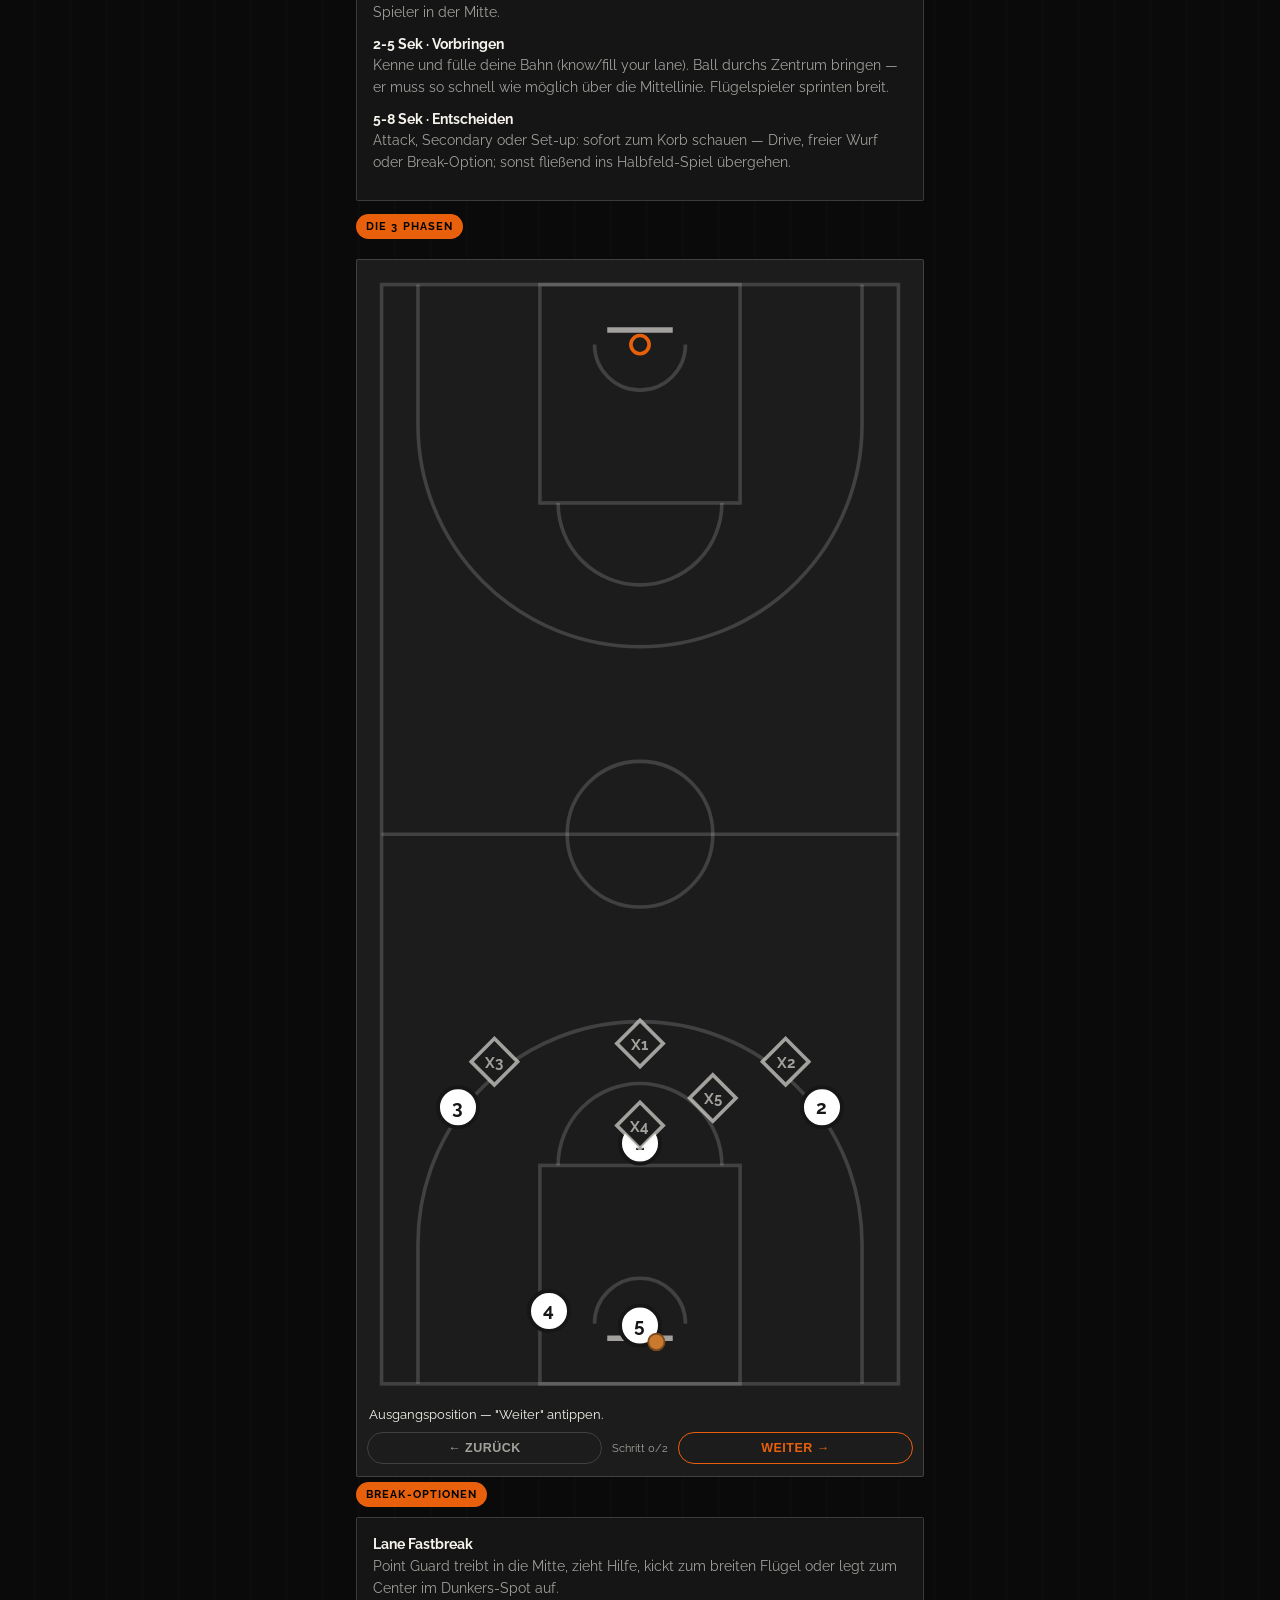
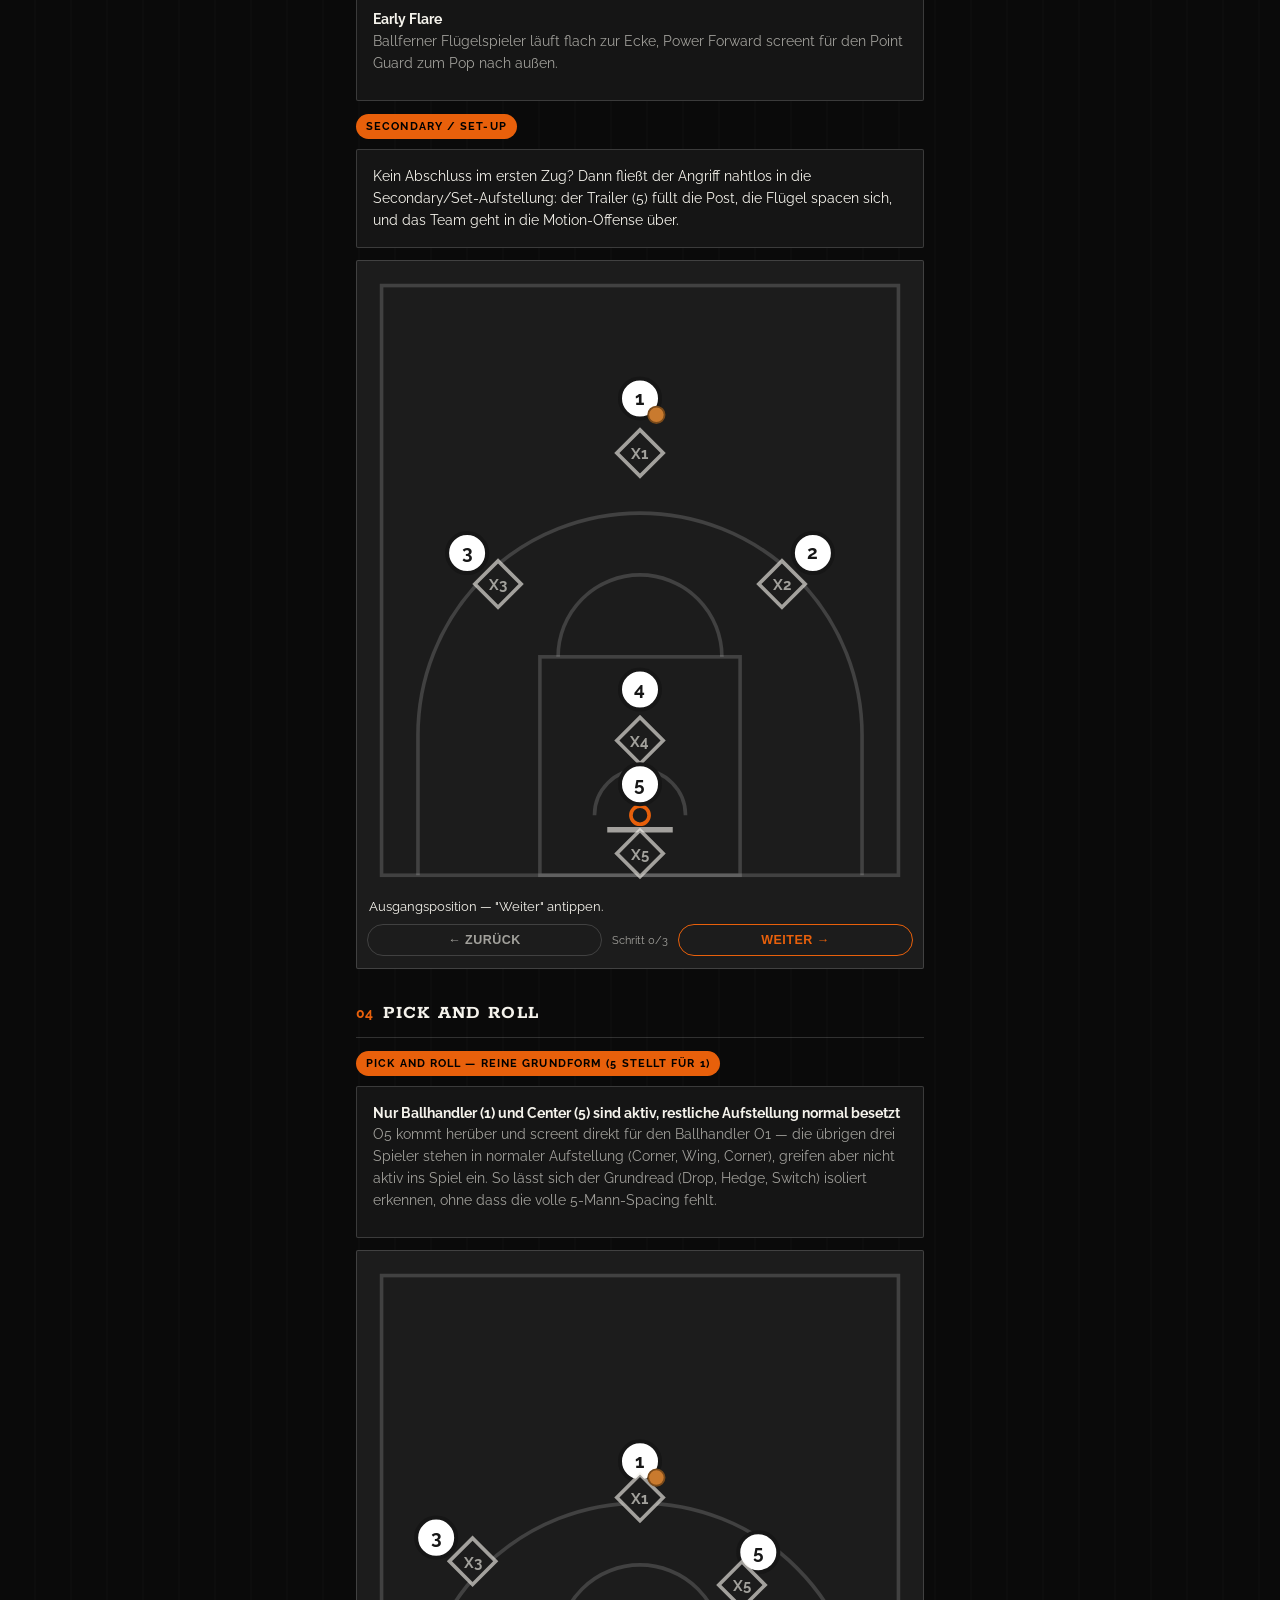
<file: playbook.html>
<!DOCTYPE html>
<html lang="de">
<head>
<meta charset="UTF-8">
<meta name="viewport" content="width=device-width, initial-scale=1.0, viewport-fit=cover">
<title>Team Playbook</title>
<link rel="apple-touch-icon" href="[data-uri]">
<meta name="apple-mobile-web-app-capable" content="yes">
<meta name="apple-mobile-web-app-status-bar-style" content="black-translucent">
<meta name="apple-mobile-web-app-title" content="Playbook">
<meta name="theme-color" content="#161616">
<meta name="mobile-web-app-capable" content="yes">
<link rel="preconnect" href="https://fonts.googleapis.com">
<link rel="preconnect" href="https://fonts.gstatic.com" crossorigin>
<link href="https://fonts.googleapis.com/css2?family=Raleway:ital,wght@0,400;0,500;0,700;1,400&family=Rokkitt:wght@600;700;800&display=swap" rel="stylesheet">
<style>
  :root{
    --bg:#0a0a0a; --card:#151515; --line:rgba(255,255,255,0.16);
    --text:#f5f3ec; --text-mute:rgba(245,243,236,0.62);
    --navy:#161616; --navy-2:#0a0a0a;
    --accent:#E8600B; --accent-light:rgba(232,96,11,0.16); --accent-ink:#1a0d00;
    --teal:#C9962E; --teal-light:rgba(201,150,46,0.16); --teal-ink:#231702;
    --cream:#1c1c1c; --radius:2px;
  }
  *{box-sizing:border-box;-webkit-tap-highlight-color:transparent;}
  html{scroll-behavior:smooth;}
  html,body{margin:0;padding:0;}
  section[id], .tag[id]{scroll-margin-top:14px;}
  .toc{padding:14px 16px 8px;}
  .toc-head{font-family:'Raleway',sans-serif;font-weight:700;font-size:11px;letter-spacing:0.2em;text-transform:uppercase;color:var(--accent);margin-bottom:6px;}
  .toc-row{padding:9px 0;border-bottom:1px dashed var(--line);}
  .toc-row:last-child{border-bottom:none;}
  .toc-ch{display:block;color:var(--text);text-decoration:none;font-weight:700;font-size:14px;}
  .toc-plays{display:flex;flex-wrap:wrap;gap:6px;margin-top:8px;}
  .toc-plays a{font-size:10.5px;font-weight:600;letter-spacing:0.05em;text-transform:uppercase;color:var(--accent);border:1px solid var(--accent);border-radius:20px;padding:4px 10px;text-decoration:none;}
  body{
    background: repeating-linear-gradient(90deg, #0a0a0a 0 34px, #0d0d0d 34px 36px);
    color:var(--text); font-family:'Raleway',-apple-system,BlinkMacSystemFont,"Segoe UI",Roboto,sans-serif;
    line-height:1.55; padding-bottom:60px;
  }
  h1,h2,h3,.disp{font-family:'Rokkitt',Georgia,serif; letter-spacing:0.01em;}
  .wrap{max-width:600px;margin:0 auto;padding:0 16px;}
  header.hero{background:var(--navy); color:#fff; padding:24px 16px 34px; position:relative; border-bottom:2px solid var(--accent);}
  .hero-inner{max-width:600px;margin:0 auto;position:relative;z-index:1;}
  .brand{display:flex;align-items:center;gap:14px;margin-bottom:20px;padding-bottom:16px;border-bottom:1px solid var(--line);}
  .brand img{width:56px;height:56px;display:block;filter:invert(1);}
  .brand .wordmark{font-family:'Rokkitt',Georgia,serif;font-weight:800;font-size:17px;line-height:1.05;letter-spacing:0.04em;text-transform:uppercase;}
  .brand .wordmark span{display:block;font-family:'Raleway',sans-serif;font-weight:400;font-size:9px;color:var(--accent);letter-spacing:0.3em;margin-top:5px;text-transform:uppercase;}
  .eyebrow{color:var(--accent);font-weight:700;font-size:12px;letter-spacing:0.18em;text-transform:uppercase;}
  h1.title{font-family:'Rokkitt',Georgia,serif;font-weight:800;text-transform:uppercase;font-size:30px;margin:8px 0 4px;}
  .subtitle{color:rgba(255,255,255,0.68);font-size:14px;max-width:420px;}
  main{padding-top:22px;}
  section{margin-bottom:30px;}
  .sec-head{display:flex;align-items:baseline;gap:10px;margin-bottom:12px;padding-bottom:8px;border-bottom:1px solid var(--line);}
  .sec-num{font-weight:700;color:var(--accent);font-size:14px;}
  h2.sec-title{font-family:'Rokkitt',Georgia,serif;font-weight:700;text-transform:uppercase;letter-spacing:0.06em;font-size:19px;margin:0;color:var(--text);}
  .card{background:var(--card);border:1px solid var(--line);border-radius:var(--radius);padding:16px;margin-bottom:12px;}
  .auto-item{border-left:3px solid var(--accent);padding:10px 0 10px 14px;}
  .auto-item + .auto-item{border-top:1px dashed var(--line);}
  .auto-trig{font-size:12px;text-transform:uppercase;letter-spacing:0.04em;color:var(--text-mute);font-weight:600;}
  .auto-react{font-size:14.5px;margin-top:3px;}
  .arrow{color:var(--accent);font-weight:700;}
  ul.rules{list-style:none;margin:0;padding:0;}
  ul.rules li{display:flex;gap:10px;padding:9px 0;font-size:14.5px;border-bottom:1px solid var(--line);}
  ul.rules li > *{min-width:0;}
  ul.rules li:last-child{border-bottom:none;}
  ul.rules li::before{content:"—";color:var(--accent);font-weight:700;}
  .badge{display:inline-flex;align-items:center;justify-content:center;width:34px;height:34px;border-radius:50%;background:var(--accent);color:#000;font-weight:700;font-size:13px;flex:0 0 auto;}
  .badge.teal{background:var(--teal);color:#000;}
  .badge.accent{background:var(--navy);color:var(--accent);border:1px solid var(--accent);}
  .pos-row{display:flex;gap:12px;align-items:flex-start;margin-bottom:10px;}
  .pos-txt strong{display:block;font-size:14.5px;}
  .pos-txt span{font-size:13.5px;color:var(--text-mute);}
  .tag{display:inline-block;font-size:11px;font-weight:700;letter-spacing:0.1em;text-transform:uppercase;padding:4px 10px;border-radius:20px;background:var(--accent);color:#000;margin-bottom:10px;}
  .tag.teal{background:var(--teal);color:#000;}
  table{width:100%;border-collapse:collapse;font-size:13.5px;}
  th,td{text-align:left;padding:8px 6px;border-bottom:1px solid var(--line);}
  th{color:var(--text-mute);font-weight:600;text-transform:uppercase;font-size:11px;letter-spacing:0.03em;}
  .stat-big{font-family:'Rokkitt',Georgia,serif;font-size:26px;font-weight:700;color:var(--accent);}
  .stat-label{font-size:11.5px;color:var(--text-mute);text-transform:uppercase;letter-spacing:0.03em;}
  .stat-grid{display:grid;grid-template-columns:repeat(3,minmax(0,1fr));gap:10px;}
  .stat-cell{background:var(--cream);border-radius:var(--radius);padding:10px;text-align:center;border:1px solid var(--line);}
  .tip{background:var(--teal-light);border-left:3px solid var(--teal);border-radius:0 var(--radius) var(--radius) 0;padding:12px 14px;font-size:14px;color:var(--text);margin-bottom:8px;}
  footer{max-width:600px;margin:20px auto 0;padding:20px 16px 30px;color:var(--text-mute);font-size:11px;letter-spacing:0.06em;text-transform:uppercase;text-align:center;border-top:1px solid var(--line);}

  /* Play diagrams */
  .play-diagram{background:var(--cream);border:1px solid var(--line);border-radius:var(--radius);padding:10px 10px 4px;margin:10px 0 4px;}
  .play-diagram svg{display:block;width:100%;height:auto;}
  .pd-static svg text{font-family:-apple-system,BlinkMacSystemFont,"Segoe UI",Roboto,sans-serif;}
  .pd-steps{margin:10px 0 6px;padding-left:22px;font-size:12.5px;line-height:1.45;}
  .pd-steps li{margin-bottom:5px;}
  .pd-steps li::marker{color:var(--accent);font-weight:700;}
  .pd-nojs-hint{font-size:10.5px;color:var(--text-mute);padding-bottom:8px;font-style:italic;}
  .pd-finisher-ring{animation:pd-pulse 1.4s ease-in-out infinite;}
  @keyframes pd-pulse{0%,100%{opacity:0.55;} 50%{opacity:1;}}
  .pd-caption{font-size:13px;color:var(--text);min-height:34px;padding:8px 2px 4px;line-height:1.4;}
  .pd-controls{display:flex;align-items:center;justify-content:space-between;gap:10px;padding-bottom:8px;}
  .pd-btn{border:1px solid var(--accent);background:transparent;color:var(--accent);font-size:12.5px;font-weight:700;letter-spacing:0.04em;text-transform:uppercase;padding:8px 14px;border-radius:20px;flex:1;}
  .pd-btn:disabled{border-color:var(--line);color:var(--text-mute);}
  .pd-step-label{font-size:11px;color:var(--text-mute);white-space:nowrap;min-width:56px;text-align:center;}
  .pd-branch-box{display:none;flex-wrap:wrap;gap:8px;padding-bottom:10px;}
  .pd-branch-box.active{display:flex;}
  .pd-btn-branch{flex:1 1 calc(50% - 8px);min-width:130px;background:var(--accent);color:#000;border:1px solid var(--accent);font-size:12px;font-weight:700;letter-spacing:0.03em;text-transform:uppercase;padding:10px 12px;border-radius:20px;}
  .pd-btn-branch:disabled{background:var(--line);border-color:var(--line);color:var(--text-mute);}
</style>
</head>
<body>

<header class="hero">
  <div class="hero-inner">
    
    <div class="brand">
      <img src="[data-uri]" alt="Baskets Feldkirch Logo">
      <div class="wordmark">Baskets<br>Feldkirch<span>got game since 1997</span></div>
    </div>
    
    <div class="eyebrow">Saison 2026 · Team Playbook</div>
    <h1 class="title">Playbook</h1>
    <p class="subtitle">Fundamentals, Offensive Automatics (Read & React), 8-Sekunden-Offense, Pick and Roll und 2-2-1 Zone Press — die Basis für jedes Training und jedes Spiel.</p>
  </div>
</header>

<main class="wrap">

  <nav class="card toc">
    <div class="toc-head">Inhalt — antippen zum Springen</div>
    <div class="toc-row"><a class="toc-ch" href="#fundamentals">01 · Fundamentals</a></div>
    <div class="toc-row">
      <a class="toc-ch" href="#automatics">02 · Offensive Automatics</a>
      <div class="toc-plays">
        <a href="#play-rr-1-1">Baseline-Drive</a><a href="#play-rr-1-2">Middle-Drive</a><a href="#play-rr-2-1">Cut &amp; Fill</a><a href="#play-rr-2-2">Guard-to-Guard-Screen</a><a href="#play-rr-2-3">Cut &amp; Fill (Variante 2 — Basket Cut)</a><a href="#play-rr-3-1">Curl / Flare</a><a href="#play-rr-3-2">Backdoor Cut</a><a href="#play-rr-3-3">Staggered Automatics</a><a href="#play-rr-3-4">Zipper</a><a href="#play-rr-4-1">Roll / Pop</a>
      </div>
    </div>
    <div class="toc-row">
      <a class="toc-ch" href="#transition">03 · 8-Sekunden-Offense</a>
      <div class="toc-plays">
        <a href="#play-transition-ausloesen">Auslösen</a>
        <a href="#play-transition-phasen">Die 3 Phasen</a>
        <a href="#play-transition-secondary">Secondary/Set-Up</a>
      </div>
    </div>
    <div class="toc-row">
      <a class="toc-ch" href="#pickandroll">04 · Pick and Roll</a>
      <div class="toc-plays">
        <a href="#play-pnr_5_1">Pick and Roll — Reine Grundform (5 stellt für 1)</a><a href="#play-pnr_5_0">Pick and Roll 5:0 (5-Out)</a>
      </div>
    </div>
    <div class="toc-row">
      <a class="toc-ch" href="#press">05 · 2-2-1 Zone Press</a>
      <div class="toc-plays">
        <a href="#play-press-ablauf">Schritt für Schritt</a>
        <a href="#play-press-release">Auflösen</a>
      </div>
    </div>
    <div class="toc-row"><a class="toc-ch" href="#regeln">06 · Goldene Regeln</a></div>
    <div class="toc-row"><a class="toc-ch" href="#ressourcen">07 · Ressourcen &amp; Übungen</a></div>
  </nav>

  <section id="fundamentals">
    <div class="sec-head"><span class="sec-num">01</span><h2 class="sec-title">Fundamentals</h2></div>
    <div class="card">
      
      <p style="margin:0 0 10px;font-size:14px;"><strong>Stance &amp; Fußarbeit</strong><br><span style="color:var(--text-mute)">Tiefe Knie, Rücken gerade, Gewicht auf den Fußballen. Jump-Stop immer beidbeinig.</span></p>
      
      <p style="margin:0 0 10px;font-size:14px;"><strong>Ballhandling</strong><br><span style="color:var(--text-mute)">Kopf oben, Ball außerhalb der Hüftbreite führen. Bei Druck sofort die Hand wechseln.</span></p>
      
      <p style="margin:0 0 10px;font-size:14px;"><strong>Passing</strong><br><span style="color:var(--text-mute)">Brustpass mit Schrittsprung ist der Standard. Immer in die Laufrichtung des Mitspielers passen.</span></p>
      
      <p style="margin:0 0 10px;font-size:14px;"><strong>1-gegen-1-Verteidigung</strong><br><span style="color:var(--text-mute)">Ballseitige Hand hoch, Körper zwischen Gegner und Korb. Kleine Schiebeschritte, nie kreuzen.</span></p>
      
      <p style="margin:0 0 10px;font-size:14px;"><strong>Boxout &amp; Rebound</strong><br><span style="color:var(--text-mute)">Erst Kontakt herstellen, dann erst zum Ball springen. Ellbogen raus, beide Hände zum Ball.</span></p>
      
    </div>
  </section>

  <section id="automatics">
    <div class="sec-head"><span class="sec-num">02</span><h2 class="sec-title">Offensive Automatics — Read & React</h2></div>
    
    <blockquote style="margin:0 0 12px;padding:14px 16px;border-left:3px solid var(--accent);background:var(--card);border-radius:0 var(--radius) var(--radius) 0;font-style:italic;font-size:14px;">
      „Most teams are OVERCOACHED but UNDERTRAINED.“
      <cite style="display:block;margin-top:6px;font-style:normal;font-size:11px;letter-spacing:0.04em;text-transform:uppercase;color:var(--text-mute)">— Markus Pinezich — Automatics in Basketball</cite>
    </blockquote>
    <div class="card">
      <p style="margin:0 0 10px;font-size:14px;">Wir drillen keine starren Plays (Roboter-Basketball), sondern fundamentale Prinzipien. Unsere Automatics greifen immer dann, wenn ein System zusammenbricht oder wir im freien Spiel agieren. Automatics zu drillen ist im Jugendbereich wichtiger, als Plays zu drillen.</p>
      <p style="margin:0;font-size:13.5px;color:var(--text-mute)">Offensives Ziel: der hochprozentige Wurf — alle bewegen sich nach denselben Prinzipien und erzeugen Vorteile über Spacing, Timing und Angles.</p>
    </div>
    
    <span class="tag">Die Golden Six</span>
    <div class="card">
      <ul class="rules">
        <li>1) Fast Break — siehe 8-Sekunden-Offense</li><li>2) Penetration (Zug zum Korb)</li><li>3) Inside (Post-Up)</li><li>4) Off Ball Screens (individuell + Team-Automatics)</li><li>5) Pick and Roll</li><li>6) Set / Motion — siehe Methodik auf der Übungsseite</li>
      </ul>
    </div>
    
    

    
    
    <h3 style="font-family:'Rokkitt',Georgia,serif;font-weight:700;text-transform:uppercase;letter-spacing:0.06em;font-size:14px;color:var(--accent);margin:20px 0 6px;">Penetration (Zug zum Korb)</h3>
    <div class="card">
      <p style="margin:0 0 10px;font-size:13.5px;color:var(--text-mute)">Spacing heißt: immer ein potenzieller Passempfänger sein. Zu keinem Zeitpunkt des Spiels kann ein Verteidiger zwei Angreifer gleichzeitig decken! Nach dem Drive füllen alle automatisch die Positionen auf.</p>
      <ul class="rules">
        <li>Corner (Ecke) — Tiefe Absicherung an der Dreierlinie für den Base-Pass.</li><li>45° (Flügel) — Anspielstation im klassischen 45-Grad-Winkel oberhalb der Dreierlinie.</li><li>Inside (Dunker Spot / Center) — Bei Baseline-Drive rotiert der Big Man hoch zur Freiwurflinie. Bei Middle-Drive taucht er ab in die kurze Ecke (Short Corner).</li><li>Filler (Sicherheits-Guard) — Der höchste Guard wartet, bis der Driver seine Bahn kreuzt, und füllt dann den verlassenen Top-Key als Absicherung auf.</li>
      </ul>
    </div>
    
    <span class="tag" id="play-rr-1-1">Baseline-Drive</span>
    <div class="play-diagram"><script type="application/json">{"ball": "O1", "branch": {"options": [{"label": "Option A \u00b7 Hilfe kommt", "steps": [{"actions": [{"id": "X4", "target": "O1", "type": "help"}], "caption": "Hilfe (gold): X4 verl\u00e4sst O4, sucht den Intercept auf der Drive-Lane und ist ab jetzt der prim\u00e4re Verteidiger am Ball. X1 sprintet im Recover hinterher."}, {"actions": [{"from": "O1", "to": "O4", "type": "pass"}], "caption": "X4 steht im Intercept zwischen O1 und Korb \u2014 aber O4 ist dadurch frei in der Ecke. O1 kickt raus zum offenen Abschluss."}, {"actions": [], "caption": "Ball jetzt bei O4 in der Ecke: die \u00fcbrige Verteidigung sackt automatisch Richtung neuer Ballseite ab, X1 hat wieder Zeit zu recovern."}]}, {"label": "Option B \u00b7 Keine Hilfe n\u00f6tig", "steps": [{"actions": [{"id": "X1", "to": {"x": 198, "y": 295}, "type": "move", "via": {"x": 200, "y": 331}}], "caption": "X1 recovert rechtzeitig und kontestiert direkt am Ring, X4 bleibt bei O4 \u2014 keine Hilfe n\u00f6tig. O1 zieht trotzdem durch den Kontakt ab."}]}], "prompt": "Kommt Hilfe von X4, oder recovert X1 rechtzeitig?"}, "court": "half", "guardEngine": true, "label": "Baseline-Drive", "players": [{"id": "O1", "label": "1", "team": "O", "x": 260, "y": 152}, {"id": "X1", "label": "X1", "team": "X", "x": 248, "y": 168}, {"id": "O2", "label": "2", "team": "O", "x": 150, "y": 115}, {"id": "X2", "label": "X2", "team": "X", "x": 150, "y": 135}, {"id": "O3", "label": "3", "team": "O", "x": 38, "y": 152}, {"id": "X3", "label": "X3", "team": "X", "x": 50, "y": 168}, {"id": "O4", "label": "4", "team": "O", "x": 278, "y": 308}, {"id": "X4", "label": "X4", "team": "X", "x": 258, "y": 307}, {"id": "O5", "label": "5", "team": "O", "x": 95, "y": 295}, {"id": "X5", "label": "X5", "team": "X", "x": 115, "y": 296}], "steps": [{"actions": [{"id": "O1", "to": {"x": 280, "y": 248}, "type": "dribble", "via": {"x": 291, "y": 196}}, {"id": "X1", "type": "beat"}], "caption": "O1 attackiert baseline und schl\u00e4gt X1 mit dem ersten Schritt \u2014 X1 leuchtet rot (geschlagen) und friert f\u00fcr diesen Moment ein."}, {"actions": [{"id": "O1", "to": {"x": 218, "y": 294}, "type": "dribble", "via": {"x": 266, "y": 296}}, {"id": "O5", "to": {"x": 150, "y": 218}, "type": "move", "via": {"x": 113, "y": 250}}, {"id": "O2", "to": {"x": 250, "y": 148}, "type": "move", "via": {"x": 205, "y": 108}}, {"id": "O3", "to": {"x": 150, "y": 118}, "type": "move", "via": {"x": 80, "y": 118}}], "caption": "O1 zieht straight zum Korb. Gleichzeitig rotiert die Offense: O5 hoch zur Freiwurflinie, O2 f\u00fcllt den Fl\u00fcgel, O3 den Top-Key."}]}</script><div class="pd-static"><svg viewBox="0 0 300 340" xmlns="http://www.w3.org/2000/svg"><defs><marker id="d1-arrow-accent" viewBox="0 0 10 10" refX="8" refY="5" markerWidth="6" markerHeight="6" orient="auto-start-reverse"><path d="M0,0 L10,5 L0,10 z" fill="var(--accent)"/></marker><marker id="d1-arrow-navy" viewBox="0 0 10 10" refX="8" refY="5" markerWidth="6" markerHeight="6" orient="auto-start-reverse"><path d="M0,0 L10,5 L0,10 z" fill="var(--navy)"/></marker><marker id="d1-arrow-mute" viewBox="0 0 10 10" refX="8" refY="5" markerWidth="6" markerHeight="6" orient="auto-start-reverse"><path d="M0,0 L10,5 L0,10 z" fill="var(--text-mute)"/></marker></defs><rect x="8" y="8" width="284" height="324" fill="none" stroke="var(--line)" stroke-width="2"/><rect x="95" y="212" width="110" height="120" fill="none" stroke="var(--line)" stroke-width="2"/><path d="M105,212 A45,45 0 0 1 195,212" fill="none" stroke="var(--line)" stroke-width="2"/><path d="M28,332 L28,255 A122,122 0 0 1 272,255 L272,332" fill="none" stroke="var(--line)" stroke-width="2"/><path d="M125,299 A25,25 0 0 1 175,299" fill="none" stroke="var(--line)" stroke-width="2"/><line x1="132" y1="307" x2="168" y2="307" stroke="var(--text-mute)" stroke-width="3"/><circle cx="150" cy="299" r="5" fill="none" stroke="var(--accent)" stroke-width="2"/><path d="M260.0,152.0 L258.9,158.2 L263.3,160.4 L270.1,161.3 L272.2,165.2 L269.3,171.6 L268.9,176.3 L274.6,178.3 L280.1,180.6 L279.1,185.5 L275.1,191.1 L276.3,194.9 L282.6,197.5 L285.5,201.2 L281.7,206.1 L277.9,210.6 L281.0,214.4 L286.5,218.2 L286.2,222.5 L280.5,226.6 L278.2,230.6 L282.4,235.2 L286.0,240.0 L280.8,243.7 L280.0,248.0" fill="none" stroke="var(--text)" stroke-width="2" marker-end="url(#d1-arrow-navy)"/><path d="M280.0,248.0 L274.6,250.6 L275.6,255.0 L279.3,260.6 L277.5,264.1 L270.9,264.9 L267.1,266.6 L269.0,271.8 L270.4,277.1 L266.1,278.2 L259.8,276.8 L257.7,279.0 L258.8,285.2 L257.3,288.9 L252.0,286.8 L247.2,284.5 L245.5,288.2 L244.4,294.4 L240.8,295.1 L236.0,290.5 L232.3,289.0 L229.5,294.1 L226.1,298.4 L221.9,294.1 L218.0,294.0" fill="none" stroke="var(--text)" stroke-width="2" marker-end="url(#d1-arrow-navy)"/><path d="M95.0,295.0 Q113,250 150,218" fill="none" stroke="var(--text)" stroke-width="1.8" marker-end="url(#d1-arrow-navy)"/><path d="M150.0,115.0 Q205,108 250,148" fill="none" stroke="var(--text)" stroke-width="1.8" marker-end="url(#d1-arrow-navy)"/><path d="M38.0,152.0 Q80,118 150,118" fill="none" stroke="var(--text)" stroke-width="1.8" marker-end="url(#d1-arrow-navy)"/><line x1="218.0" y1="294.0" x2="278.0" y2="308.0" stroke="var(--accent)" stroke-width="2" stroke-dasharray="5,4" marker-end="url(#d1-arrow-accent)"/><circle cx="218" cy="294" r="11" fill="#fff" stroke="var(--navy)" stroke-width="2.2"/><text x="218" y="297.5" text-anchor="middle" font-size="10.5" font-weight="700" fill="var(--navy)">1</text><rect x="218.00510120482744" y="298.37565520977626" width="18" height="18" fill="var(--cream)" stroke="var(--text-mute)" stroke-width="2" transform="rotate(45 227.00510120482744 307.37565520977626)"/><text x="227.00510120482744" y="310.87565520977626" text-anchor="middle" font-size="8.5" font-weight="700" fill="var(--text-mute)">X1</text><circle cx="250" cy="148" r="11" fill="#fff" stroke="var(--navy)" stroke-width="2.2"/><text x="250" y="151.5" text-anchor="middle" font-size="10.5" font-weight="700" fill="var(--navy)">2</text><rect x="219.93564373155561" y="170.80717796535103" width="18" height="18" fill="var(--cream)" stroke="var(--text-mute)" stroke-width="2" transform="rotate(45 228.93564373155561 179.80717796535103)"/><text x="228.93564373155561" y="183.30717796535103" text-anchor="middle" font-size="8.5" font-weight="700" fill="var(--text-mute)">X2</text><circle cx="150" cy="118" r="11" fill="#fff" stroke="var(--navy)" stroke-width="2.2"/><text x="150" y="121.5" text-anchor="middle" font-size="10.5" font-weight="700" fill="var(--navy)">3</text><rect x="141.0" y="155.0" width="18" height="18" fill="var(--cream)" stroke="var(--text-mute)" stroke-width="2" transform="rotate(45 150.0 164.0)"/><text x="150.0" y="167.5" text-anchor="middle" font-size="8.5" font-weight="700" fill="var(--text-mute)">X3</text><circle cx="278" cy="308" r="15.5" fill="none" stroke="var(--accent)" stroke-width="2.5"/><circle cx="278" cy="308" r="11" fill="var(--accent-light)" stroke="var(--accent)" stroke-width="2.2"/><text x="278" y="311.5" text-anchor="middle" font-size="10.5" font-weight="700" fill="var(--navy)">4</text><circle cx="193.66410452427928" cy="295.7894040790971" r="14" fill="none" stroke="#F2C94C" stroke-width="2.5"/><rect x="184.66410452427928" y="286.7894040790971" width="18" height="18" fill="var(--cream)" stroke="var(--text-mute)" stroke-width="2" transform="rotate(45 193.66410452427928 295.7894040790971)"/><text x="193.66410452427928" y="299.2894040790971" text-anchor="middle" font-size="8.5" font-weight="700" fill="var(--text-mute)">X4</text><circle cx="150" cy="218" r="11" fill="#fff" stroke="var(--navy)" stroke-width="2.2"/><text x="150" y="221.5" text-anchor="middle" font-size="10.5" font-weight="700" fill="var(--navy)">5</text><rect x="141.0" y="246.33731453898397" width="18" height="18" fill="var(--cream)" stroke="var(--text-mute)" stroke-width="2" transform="rotate(45 150.0 255.33731453898397)"/><text x="150.0" y="258.83731453898395" text-anchor="middle" font-size="8.5" font-weight="700" fill="var(--text-mute)">X5</text><circle cx="287" cy="317" r="6" fill="var(--accent)" stroke="#7A4A1A" stroke-width="1"/><circle cx="280.5" cy="198.0" r="8" fill="var(--accent)" stroke="#fff" stroke-width="1"/><text x="280.5" y="201.0" text-anchor="middle" font-size="9" font-weight="700" fill="#fff">1</text><circle cx="257.5" cy="283.5" r="8" fill="var(--accent)" stroke="#fff" stroke-width="1"/><text x="257.5" y="286.5" text-anchor="middle" font-size="9" font-weight="700" fill="#fff">2</text><circle cx="248.0" cy="301.0" r="8" fill="var(--accent)" stroke="#fff" stroke-width="1"/><text x="248.0" y="304.0" text-anchor="middle" font-size="9" font-weight="700" fill="#fff">4</text></svg><ol class="pd-steps"><li>O1 attackiert baseline und schlägt X1 mit dem ersten Schritt — X1 leuchtet rot (geschlagen) und friert für diesen Moment ein.</li><li>O1 zieht straight zum Korb. Gleichzeitig rotiert die Offense: O5 hoch zur Freiwurflinie, O2 füllt den Flügel, O3 den Top-Key.</li><li>Kommt Hilfe von X4, oder recovert X1 rechtzeitig? — gezeigt: „Option A · Hilfe kommt“.</li><li>Weitere Optionen in der animierten Version: Option B · Keine Hilfe nötig.</li><li>Hilfe (gold): X4 verlässt O4, sucht den Intercept auf der Drive-Lane und ist ab jetzt der primäre Verteidiger am Ball. X1 sprintet im Recover hinterher.</li><li>X4 steht im Intercept zwischen O1 und Korb — aber O4 ist dadurch frei in der Ecke. O1 kickt raus zum offenen Abschluss.</li><li>Ball jetzt bei O4 in der Ecke: die übrige Verteidigung sackt automatisch Richtung neuer Ballseite ab, X1 hat wieder Zeit zu recovern.</li></ol><div class="pd-nojs-hint">Statische Ansicht (Vorschau ohne JavaScript). Für die animierte Version: Teilen-Symbol antippen → App „Safari“ auswählen.</div></div></div>
    
    <span class="tag" id="play-rr-1-2">Middle-Drive</span>
    <div class="play-diagram"><script type="application/json">{"ball": "O1", "branch": {"options": [{"label": "Option A \u00b7 Hilfe kommt", "steps": [{"actions": [{"id": "X4", "target": "O1", "type": "help"}], "caption": "Der Drive zwingt X4 zur Hilfe (gold): er verl\u00e4sst O4, stellt sich auf die Drive-Lane und \u00fcbernimmt O1 als prim\u00e4rer Verteidiger. X1 recovert hinterher."}, {"actions": [{"from": "O1", "to": "O4", "type": "pass"}], "caption": "X4 steht zwischen O1 und Korb \u2014 O4 dadurch frei in der Ecke. O1 kickt zum offenen O4."}, {"actions": [], "caption": "Ball jetzt bei O4 in der Ecke: die \u00fcbrige Verteidigung sackt automatisch Richtung neuer Ballseite ab."}]}, {"label": "Option B \u00b7 Keine Hilfe n\u00f6tig", "steps": [{"actions": [{"id": "X1", "to": {"x": 145, "y": 281}, "type": "move", "via": {"x": 111, "y": 291}}], "caption": "X1 recovert rechtzeitig, X4 bleibt bei O4 \u2014 keine Hilfe n\u00f6tig. O1 muss den kontestierten Wurf aus der Zone nehmen."}]}], "prompt": "Kommt Hilfe von X4, oder recovert X1 rechtzeitig?"}, "court": "half", "guardEngine": true, "label": "Middle-Drive", "players": [{"id": "O1", "label": "1", "team": "O", "x": 150, "y": 115}, {"id": "X1", "label": "X1", "team": "X", "x": 150, "y": 135}, {"id": "O2", "label": "2", "team": "O", "x": 260, "y": 155}, {"id": "X2", "label": "X2", "team": "X", "x": 248, "y": 171}, {"id": "O3", "label": "3", "team": "O", "x": 40, "y": 155}, {"id": "X3", "label": "X3", "team": "X", "x": 52, "y": 171}, {"id": "O4", "label": "4", "team": "O", "x": 278, "y": 308}, {"id": "X4", "label": "X4", "team": "X", "x": 258, "y": 307}, {"id": "O5", "label": "5", "team": "O", "x": 185, "y": 230}, {"id": "X5", "label": "X5", "team": "X", "x": 176, "y": 248}], "steps": [{"actions": [{"id": "O1", "to": {"x": 140, "y": 262}, "type": "dribble", "via": {"x": 108, "y": 200}}, {"id": "X1", "type": "beat"}], "caption": "O1 schl\u00e4gt X1 durch die Mitte \u2014 X1 leuchtet rot (geschlagen) und friert f\u00fcr diesen Moment ein. O1 zieht in die Zone."}, {"actions": [{"id": "O5", "to": {"x": 232, "y": 322}, "type": "move", "via": {"x": 172, "y": 272}}, {"id": "O2", "to": {"x": 150, "y": 118}, "type": "move", "via": {"x": 205, "y": 130}}], "caption": "O5 will zum Korb abtauchen, aber X5 blockt den direkten Weg \u2014 O5 weicht in die Short Corner aus. O2 f\u00fcllt als Filler nach oben, X2/X3 rotieren automatisch mit ihren Spielern mit."}]}</script><div class="pd-static"><svg viewBox="0 0 300 340" xmlns="http://www.w3.org/2000/svg"><defs><marker id="d2-arrow-accent" viewBox="0 0 10 10" refX="8" refY="5" markerWidth="6" markerHeight="6" orient="auto-start-reverse"><path d="M0,0 L10,5 L0,10 z" fill="var(--accent)"/></marker><marker id="d2-arrow-navy" viewBox="0 0 10 10" refX="8" refY="5" markerWidth="6" markerHeight="6" orient="auto-start-reverse"><path d="M0,0 L10,5 L0,10 z" fill="var(--navy)"/></marker><marker id="d2-arrow-mute" viewBox="0 0 10 10" refX="8" refY="5" markerWidth="6" markerHeight="6" orient="auto-start-reverse"><path d="M0,0 L10,5 L0,10 z" fill="var(--text-mute)"/></marker></defs><rect x="8" y="8" width="284" height="324" fill="none" stroke="var(--line)" stroke-width="2"/><rect x="95" y="212" width="110" height="120" fill="none" stroke="var(--line)" stroke-width="2"/><path d="M105,212 A45,45 0 0 1 195,212" fill="none" stroke="var(--line)" stroke-width="2"/><path d="M28,332 L28,255 A122,122 0 0 1 272,255 L272,332" fill="none" stroke="var(--line)" stroke-width="2"/><path d="M125,299 A25,25 0 0 1 175,299" fill="none" stroke="var(--line)" stroke-width="2"/><line x1="132" y1="307" x2="168" y2="307" stroke="var(--text-mute)" stroke-width="3"/><circle cx="150" cy="299" r="5" fill="none" stroke="var(--accent)" stroke-width="2"/><path d="M150.0,115.0 L142.7,120.1 L141.8,128.2 L143.9,137.3 L141.3,143.9 L133.8,148.8 L129.5,154.8 L131.9,162.7 L134.5,170.2 L130.7,175.9 L124.3,181.2 L123.7,187.7 L128.6,194.4 L130.5,200.5 L126.0,206.3 L122.0,212.4 L125.2,218.3 L131.3,223.4 L131.9,229.0 L127.7,235.7 L127.2,241.8 L133.5,246.0 L139.3,249.9 L137.5,256.8 L140.0,262.0" fill="none" stroke="var(--text)" stroke-width="2" marker-end="url(#d2-arrow-navy)"/><path d="M185.0,230.0 Q172,272 232,322" fill="none" stroke="var(--text)" stroke-width="1.8" marker-end="url(#d2-arrow-navy)"/><path d="M260.0,155.0 Q205,130 150,118" fill="none" stroke="var(--text)" stroke-width="1.8" marker-end="url(#d2-arrow-navy)"/><line x1="140.0" y1="262.0" x2="278.0" y2="308.0" stroke="var(--accent)" stroke-width="2" stroke-dasharray="5,4" marker-end="url(#d2-arrow-accent)"/><circle cx="140" cy="262" r="11" fill="#fff" stroke="var(--navy)" stroke-width="2.2"/><text x="140" y="265.5" text-anchor="middle" font-size="10.5" font-weight="700" fill="var(--navy)">1</text><rect x="115.39764029646209" y="248.9298192077727" width="18" height="18" fill="var(--cream)" stroke="var(--text-mute)" stroke-width="2" transform="rotate(45 124.39764029646209 257.9298192077727)"/><text x="124.39764029646209" y="261.4298192077727" text-anchor="middle" font-size="8.5" font-weight="700" fill="var(--text-mute)">X1</text><circle cx="150" cy="118" r="11" fill="#fff" stroke="var(--navy)" stroke-width="2.2"/><text x="150" y="121.5" text-anchor="middle" font-size="10.5" font-weight="700" fill="var(--navy)">2</text><rect x="141.0" y="155.0" width="18" height="18" fill="var(--cream)" stroke="var(--text-mute)" stroke-width="2" transform="rotate(45 150.0 164.0)"/><text x="150.0" y="167.5" text-anchor="middle" font-size="8.5" font-weight="700" fill="var(--text-mute)">X2</text><circle cx="40" cy="155" r="11" fill="#fff" stroke="var(--navy)" stroke-width="2.2"/><text x="40" y="158.5" text-anchor="middle" font-size="10.5" font-weight="700" fill="var(--navy)">3</text><rect x="58.923856231960485" y="182.55486634002102" width="18" height="18" fill="var(--cream)" stroke="var(--text-mute)" stroke-width="2" transform="rotate(45 67.92385623196049 191.55486634002102)"/><text x="67.92385623196049" y="195.05486634002102" text-anchor="middle" font-size="8.5" font-weight="700" fill="var(--text-mute)">X3</text><circle cx="278" cy="308" r="15.5" fill="none" stroke="var(--accent)" stroke-width="2.5"/><circle cx="278" cy="308" r="11" fill="var(--accent-light)" stroke="var(--accent)" stroke-width="2.2"/><text x="278" y="311.5" text-anchor="middle" font-size="10.5" font-weight="700" fill="var(--navy)">4</text><circle cx="146.0" cy="284.2" r="14" fill="none" stroke="#F2C94C" stroke-width="2.5"/><rect x="137.0" y="275.2" width="18" height="18" fill="var(--cream)" stroke="var(--text-mute)" stroke-width="2" transform="rotate(45 146.0 284.2)"/><text x="146.0" y="287.7" text-anchor="middle" font-size="8.5" font-weight="700" fill="var(--text-mute)">X4</text><circle cx="232" cy="322" r="11" fill="#fff" stroke="var(--navy)" stroke-width="2.2"/><text x="232" y="325.5" text-anchor="middle" font-size="10.5" font-weight="700" fill="var(--navy)">5</text><rect x="201.28135818276908" y="306.9081858317523" width="18" height="18" fill="var(--cream)" stroke="var(--text-mute)" stroke-width="2" transform="rotate(45 210.28135818276908 315.9081858317523)"/><text x="210.28135818276908" y="319.4081858317523" text-anchor="middle" font-size="8.5" font-weight="700" fill="var(--text-mute)">X5</text><circle cx="287" cy="317" r="6" fill="var(--accent)" stroke="#7A4A1A" stroke-width="1"/><circle cx="126.5" cy="194.2" r="8" fill="var(--accent)" stroke="#fff" stroke-width="1"/><text x="126.5" y="197.2" text-anchor="middle" font-size="9" font-weight="700" fill="#fff">1</text><circle cx="190.2" cy="274.0" r="8" fill="var(--accent)" stroke="#fff" stroke-width="1"/><text x="190.2" y="277.0" text-anchor="middle" font-size="9" font-weight="700" fill="#fff">2</text><circle cx="209.0" cy="285.0" r="8" fill="var(--accent)" stroke="#fff" stroke-width="1"/><text x="209.0" y="288.0" text-anchor="middle" font-size="9" font-weight="700" fill="#fff">4</text></svg><ol class="pd-steps"><li>O1 schlägt X1 durch die Mitte — X1 leuchtet rot (geschlagen) und friert für diesen Moment ein. O1 zieht in die Zone.</li><li>O5 will zum Korb abtauchen, aber X5 blockt den direkten Weg — O5 weicht in die Short Corner aus. O2 füllt als Filler nach oben, X2/X3 rotieren automatisch mit ihren Spielern mit.</li><li>Kommt Hilfe von X4, oder recovert X1 rechtzeitig? — gezeigt: „Option A · Hilfe kommt“.</li><li>Weitere Optionen in der animierten Version: Option B · Keine Hilfe nötig.</li><li>Der Drive zwingt X4 zur Hilfe (gold): er verlässt O4, stellt sich auf die Drive-Lane und übernimmt O1 als primärer Verteidiger. X1 recovert hinterher.</li><li>X4 steht zwischen O1 und Korb — O4 dadurch frei in der Ecke. O1 kickt zum offenen O4.</li><li>Ball jetzt bei O4 in der Ecke: die übrige Verteidigung sackt automatisch Richtung neuer Ballseite ab.</li></ol><div class="pd-nojs-hint">Statische Ansicht (Vorschau ohne JavaScript). Für die animierte Version: Teilen-Symbol antippen → App „Safari“ auswählen.</div></div></div>
    
    
    
    <h3 style="font-family:'Rokkitt',Georgia,serif;font-weight:700;text-transform:uppercase;letter-spacing:0.06em;font-size:14px;color:var(--accent);margin:20px 0 6px;">Inside (Post-Up / Centerspiel)</h3>
    <div class="card">
      <p style="margin:0 0 10px;font-size:13.5px;color:var(--text-mute)">Es muss ausreichend Platz für das 1-gegen-1 des Innenspielers geschaffen werden. Ziel sind Inside-Out-Pässe für hochprozentige Dreier, falls die Helfer absinken.</p>
      <ul class="rules">
        <li>Quick Move — Nach dem Pass nach innen halten die Außenspieler kurz die Position. Der Big Man hat ca. 1 Sekunde Zeit für eine schnelle 1-gegen-1-Aktion.</li><li>Screen / Cut &amp; Fill — Erfolgt kein schneller Abschluss: Der Passgeber schneidet zum Korb (Baseline-Cut) oder stellt einen Guard-to-Guard-Screen, während die Positionen neu aufgefüllt werden.</li>
      </ul>
    </div>
    
    <span class="tag" id="play-rr-2-1">Cut &amp; Fill</span>
    <div class="play-diagram"><script type="application/json">{"ball": "O1", "branch": {"options": [{"label": "Option A \u00b7 Direkter Abschluss", "steps": [{"actions": [], "caption": "O5 nutzt die freie Bahn sofort zum Abschluss im Post \u2014 alle anderen halten kurz die Position."}]}, {"label": "Option B \u00b7 Cut \u0026 Fill", "steps": [{"actions": [], "caption": "Quick Move \u2014 O5 findet keine gute 1-gegen-1-Chance gegen X5. Alle anderen halten kurz die Position."}, {"actions": [{"id": "O1", "to": {"x": 158, "y": 322}, "type": "cut", "via": {"x": 285, "y": 300}}, {"id": "O2", "to": {"x": 258, "y": 150}, "type": "move", "via": {"x": 206, "y": 100}}, {"id": "O3", "to": {"x": 150, "y": 118}, "type": "move", "via": {"x": 80, "y": 118}}, {"id": "X1", "to": {"x": 170, "y": 305}, "type": "move", "via": {"x": 176, "y": 227}}, {"id": "X2", "to": {"x": 240, "y": 170}, "type": "move", "via": {"x": 197, "y": 152}}, {"id": "X3", "to": {"x": 150, "y": 140}, "type": "move", "via": {"x": 102, "y": 154}}], "caption": "Ohne Abschluss: O1 schneidet au\u00dfen um O5 zur Grundlinie (Baseline-Cut), O2 f\u00fcllt den Fl\u00fcgel, O3 f\u00fcllt den Top-Key auf."}]}], "prompt": "Nutzt O5 die schnelle 1-gegen-1-Chance (ca. 1 Sekunde)?"}, "court": "half", "guardEngine": true, "label": "Cut \u0026 Fill", "players": [{"id": "O1", "label": "1", "team": "O", "x": 260, "y": 152}, {"id": "X1", "label": "X1", "team": "X", "x": 240, "y": 168}, {"id": "O2", "label": "2", "team": "O", "x": 150, "y": 115}, {"id": "X2", "label": "X2", "team": "X", "x": 150, "y": 140}, {"id": "O3", "label": "3", "team": "O", "x": 38, "y": 152}, {"id": "X3", "label": "X3", "team": "X", "x": 58, "y": 168}, {"id": "O4", "label": "4", "team": "O", "x": 22, "y": 308}, {"id": "X4", "label": "X4", "team": "X", "x": 45, "y": 292}, {"id": "O5", "label": "5", "team": "O", "x": 208, "y": 282}, {"id": "X5", "label": "X5", "team": "X", "x": 198, "y": 305}], "steps": [{"actions": [{"from": "O1", "to": "O5", "type": "pass"}], "caption": "O1 spielt auf O5 in den Post an \u2014 X5 verteidigt hinter/seitlich am Pfosten."}]}</script><div class="pd-static"><svg viewBox="0 0 300 340" xmlns="http://www.w3.org/2000/svg"><defs><marker id="d3-arrow-accent" viewBox="0 0 10 10" refX="8" refY="5" markerWidth="6" markerHeight="6" orient="auto-start-reverse"><path d="M0,0 L10,5 L0,10 z" fill="var(--accent)"/></marker><marker id="d3-arrow-navy" viewBox="0 0 10 10" refX="8" refY="5" markerWidth="6" markerHeight="6" orient="auto-start-reverse"><path d="M0,0 L10,5 L0,10 z" fill="var(--navy)"/></marker><marker id="d3-arrow-mute" viewBox="0 0 10 10" refX="8" refY="5" markerWidth="6" markerHeight="6" orient="auto-start-reverse"><path d="M0,0 L10,5 L0,10 z" fill="var(--text-mute)"/></marker></defs><rect x="8" y="8" width="284" height="324" fill="none" stroke="var(--line)" stroke-width="2"/><rect x="95" y="212" width="110" height="120" fill="none" stroke="var(--line)" stroke-width="2"/><path d="M105,212 A45,45 0 0 1 195,212" fill="none" stroke="var(--line)" stroke-width="2"/><path d="M28,332 L28,255 A122,122 0 0 1 272,255 L272,332" fill="none" stroke="var(--line)" stroke-width="2"/><path d="M125,299 A25,25 0 0 1 175,299" fill="none" stroke="var(--line)" stroke-width="2"/><line x1="132" y1="307" x2="168" y2="307" stroke="var(--text-mute)" stroke-width="3"/><circle cx="150" cy="299" r="5" fill="none" stroke="var(--accent)" stroke-width="2"/><line x1="260.0" y1="152.0" x2="208.0" y2="282.0" stroke="var(--accent)" stroke-width="2" stroke-dasharray="5,4" marker-end="url(#d3-arrow-accent)"/><circle cx="260" cy="152" r="11" fill="#fff" stroke="var(--navy)" stroke-width="2.2"/><text x="260" y="155.5" text-anchor="middle" font-size="10.5" font-weight="700" fill="var(--navy)">1</text><rect x="229.9748802589048" y="171.0972054721909" width="18" height="18" fill="var(--cream)" stroke="var(--text-mute)" stroke-width="2" transform="rotate(45 238.9748802589048 180.0972054721909)"/><text x="238.9748802589048" y="183.5972054721909" text-anchor="middle" font-size="8.5" font-weight="700" fill="var(--text-mute)">X1</text><circle cx="150" cy="115" r="11" fill="#fff" stroke="var(--navy)" stroke-width="2.2"/><text x="150" y="118.5" text-anchor="middle" font-size="10.5" font-weight="700" fill="var(--navy)">2</text><rect x="141.0" y="146.107070051051" width="18" height="18" fill="var(--cream)" stroke="var(--text-mute)" stroke-width="2" transform="rotate(45 150.0 155.107070051051)"/><text x="150.0" y="158.607070051051" text-anchor="middle" font-size="8.5" font-weight="700" fill="var(--text-mute)">X2</text><circle cx="38" cy="152" r="11" fill="#fff" stroke="var(--navy)" stroke-width="2.2"/><text x="38" y="155.5" text-anchor="middle" font-size="10.5" font-weight="700" fill="var(--navy)">3</text><rect x="56.38290670300499" y="178.94006504769405" width="18" height="18" fill="var(--cream)" stroke="var(--text-mute)" stroke-width="2" transform="rotate(45 65.38290670300499 187.94006504769405)"/><text x="65.38290670300499" y="191.44006504769405" text-anchor="middle" font-size="8.5" font-weight="700" fill="var(--text-mute)">X3</text><circle cx="22" cy="308" r="11" fill="#fff" stroke="var(--navy)" stroke-width="2.2"/><text x="22" y="311.5" text-anchor="middle" font-size="10.5" font-weight="700" fill="var(--navy)">4</text><rect x="54.50776061832347" y="296.08148558152413" width="18" height="18" fill="var(--cream)" stroke="var(--text-mute)" stroke-width="2" transform="rotate(45 63.50776061832347 305.08148558152413)"/><text x="63.50776061832347" y="308.58148558152413" text-anchor="middle" font-size="8.5" font-weight="700" fill="var(--text-mute)">X4</text><circle cx="208" cy="282" r="15.5" fill="none" stroke="var(--accent)" stroke-width="2.5"/><circle cx="208" cy="282" r="11" fill="var(--accent-light)" stroke="var(--accent)" stroke-width="2.2"/><text x="208" y="285.5" text-anchor="middle" font-size="10.5" font-weight="700" fill="var(--navy)">5</text><rect x="183.6459432978366" y="277.5003269644272" width="18" height="18" fill="var(--cream)" stroke="var(--text-mute)" stroke-width="2" transform="rotate(45 192.6459432978366 286.5003269644272)"/><text x="192.6459432978366" y="290.0003269644272" text-anchor="middle" font-size="8.5" font-weight="700" fill="var(--text-mute)">X5</text><circle cx="217" cy="291" r="6" fill="var(--accent)" stroke="#7A4A1A" stroke-width="1"/><circle cx="234.0" cy="217.0" r="8" fill="var(--accent)" stroke="#fff" stroke-width="1"/><text x="234.0" y="220.0" text-anchor="middle" font-size="9" font-weight="700" fill="#fff">1</text></svg><ol class="pd-steps"><li>O1 spielt auf O5 in den Post an — X5 verteidigt hinter/seitlich am Pfosten.</li><li>Nutzt O5 die schnelle 1-gegen-1-Chance (ca. 1 Sekunde)? — gezeigt: „Option A · Direkter Abschluss“.</li><li>Weitere Optionen in der animierten Version: Option B · Cut &amp; Fill.</li><li>O5 nutzt die freie Bahn sofort zum Abschluss im Post — alle anderen halten kurz die Position.</li></ol><div class="pd-nojs-hint">Statische Ansicht (Vorschau ohne JavaScript). Für die animierte Version: Teilen-Symbol antippen → App „Safari“ auswählen.</div></div></div>
    
    <span class="tag" id="play-rr-2-2">Guard-to-Guard-Screen</span>
    <div class="play-diagram"><script type="application/json">{"ball": "O1", "branch": {"options": [{"label": "Option A \u00b7 Fightet \u00fcber den Block", "steps": [{"actions": [{"id": "O2", "to": {"x": 175, "y": 250}, "type": "cut", "via": {"x": 215, "y": 100}}, {"id": "X2", "to": {"x": 185, "y": 140}, "type": "move", "via": {"x": 218, "y": 80}}, {"id": "O3", "to": {"x": 245, "y": 140}, "type": "move", "via": {"x": 274, "y": 186}}], "caption": "X2 fightet \u00fcber den Block \u2014 O2 l\u00e4uft trotzdem eng daran vorbei Richtung Korb, O3 f\u00fcllt hinter ihm auf."}, {"actions": [{"from": "O5", "to": "O2", "type": "pass"}], "caption": "O5 spielt den Inside-Out- oder Handoff-Pass auf den Cutter."}, {"actions": [], "caption": "Ball jetzt bei O2 nah am Korb: die \u00fcbrige Verteidigung sackt automatisch zur neuen Ballseite ab."}]}, {"label": "Option B \u00b7 Switch", "steps": [{"actions": [{"players": ["X2", "X4"], "type": "switch"}, {"id": "O2", "to": {"x": 175, "y": 250}, "type": "cut", "via": {"x": 215, "y": 100}}, {"id": "X4", "to": {"x": 165, "y": 200}, "type": "move", "via": {"x": 171, "y": 176}}, {"id": "X2", "to": {"x": 196, "y": 145}, "type": "move", "via": {"x": 217, "y": 146}}, {"id": "O3", "to": {"x": 245, "y": 140}, "type": "move", "via": {"x": 274, "y": 186}}], "caption": "Switch: X2 und X4 tauschen (beide kurz rot) \u2014 O2 l\u00e4uft trotzdem eng um den Block. X4 \u00fcbernimmt jetzt O2 und ist ihm auf dem Weg zur Grundlinie noch einen Schritt hinterher, X2 rutscht auf den stehenden O4 am Screen-Punkt."}, {"actions": [{"from": "O5", "to": "O2", "type": "pass"}], "caption": "Mismatch ausgenutzt: X4 (eigentlich Innenverteidiger) kommt auf dem Perimeter nicht mit \u2014 O5 findet O2 zum offenen Distanzwurf."}]}], "prompt": "Wie verteidigt X2 den Block?"}, "court": "half", "guardEngine": true, "label": "Guard-to-Guard-Screen", "players": [{"id": "O1", "label": "1", "team": "O", "x": 40, "y": 155}, {"id": "X1", "label": "X1", "team": "X", "x": 60, "y": 165}, {"id": "O5", "label": "5", "team": "O", "x": 100, "y": 260}, {"id": "X5", "label": "X5", "team": "X", "x": 112, "y": 238}, {"id": "O2", "label": "2", "team": "O", "x": 258, "y": 118}, {"id": "X2", "label": "X2", "team": "X", "x": 240, "y": 132}, {"id": "O4", "label": "4", "team": "O", "x": 150, "y": 115}, {"id": "X4", "label": "X4", "team": "X", "x": 150, "y": 140}, {"id": "O3", "label": "3", "team": "O", "x": 278, "y": 240}, {"id": "X3", "label": "X3", "team": "X", "x": 258, "y": 225}], "steps": [{"actions": [{"from": "O1", "to": "O5", "type": "pass"}], "caption": "O1 spielt von links auf O5 in den Post an."}, {"actions": [{"id": "O4", "target": "X2", "to": {"x": 196, "y": 120}, "type": "screen"}], "caption": "Statt zu schneiden stellt O4 den Guard-to-Guard-Screen f\u00fcr O2, nah an der Dreierlinie."}]}</script><div class="pd-static"><svg viewBox="0 0 300 340" xmlns="http://www.w3.org/2000/svg"><defs><marker id="d4-arrow-accent" viewBox="0 0 10 10" refX="8" refY="5" markerWidth="6" markerHeight="6" orient="auto-start-reverse"><path d="M0,0 L10,5 L0,10 z" fill="var(--accent)"/></marker><marker id="d4-arrow-navy" viewBox="0 0 10 10" refX="8" refY="5" markerWidth="6" markerHeight="6" orient="auto-start-reverse"><path d="M0,0 L10,5 L0,10 z" fill="var(--navy)"/></marker><marker id="d4-arrow-mute" viewBox="0 0 10 10" refX="8" refY="5" markerWidth="6" markerHeight="6" orient="auto-start-reverse"><path d="M0,0 L10,5 L0,10 z" fill="var(--text-mute)"/></marker></defs><rect x="8" y="8" width="284" height="324" fill="none" stroke="var(--line)" stroke-width="2"/><rect x="95" y="212" width="110" height="120" fill="none" stroke="var(--line)" stroke-width="2"/><path d="M105,212 A45,45 0 0 1 195,212" fill="none" stroke="var(--line)" stroke-width="2"/><path d="M28,332 L28,255 A122,122 0 0 1 272,255 L272,332" fill="none" stroke="var(--line)" stroke-width="2"/><path d="M125,299 A25,25 0 0 1 175,299" fill="none" stroke="var(--line)" stroke-width="2"/><line x1="132" y1="307" x2="168" y2="307" stroke="var(--text-mute)" stroke-width="3"/><circle cx="150" cy="299" r="5" fill="none" stroke="var(--accent)" stroke-width="2"/><line x1="40.0" y1="155.0" x2="100.0" y2="260.0" stroke="var(--accent)" stroke-width="2" stroke-dasharray="5,4" marker-end="url(#d4-arrow-accent)"/><line x1="150.0" y1="115.0" x2="196" y2="120" stroke="var(--accent)" stroke-width="2.5"/><line x1="195.0" y1="128.9" x2="197.0" y2="111.1" stroke="var(--accent)" stroke-width="2.5"/><path d="M258.0,118.0 Q215,100 175,250" fill="none" stroke="var(--text)" stroke-width="1.8" marker-end="url(#d4-arrow-navy)"/><path d="M240.0,132.0 Q218,80 185,140" fill="none" stroke="var(--text)" stroke-width="1.8" marker-end="url(#d4-arrow-navy)"/><path d="M278.0,240.0 Q274,186 245,140" fill="none" stroke="var(--text)" stroke-width="1.8" marker-end="url(#d4-arrow-navy)"/><line x1="100.0" y1="260.0" x2="175.0" y2="250.0" stroke="var(--accent)" stroke-width="2" stroke-dasharray="5,4" marker-end="url(#d4-arrow-accent)"/><circle cx="40" cy="155" r="11" fill="#fff" stroke="var(--navy)" stroke-width="2.2"/><text x="40" y="158.5" text-anchor="middle" font-size="10.5" font-weight="700" fill="var(--navy)">1</text><rect x="54.37732322448989" y="176.6030413120595" width="18" height="18" fill="var(--cream)" stroke="var(--text-mute)" stroke-width="2" transform="rotate(45 63.37732322448989 185.6030413120595)"/><text x="63.37732322448989" y="189.1030413120595" text-anchor="middle" font-size="8.5" font-weight="700" fill="var(--text-mute)">X1</text><circle cx="100" cy="260" r="11" fill="#fff" stroke="var(--navy)" stroke-width="2.2"/><text x="100" y="263.5" text-anchor="middle" font-size="10.5" font-weight="700" fill="var(--navy)">5</text><rect x="111.7516312678452" y="267.18627238891924" width="18" height="18" fill="var(--cream)" stroke="var(--text-mute)" stroke-width="2" transform="rotate(45 120.7516312678452 276.18627238891924)"/><text x="120.7516312678452" y="279.68627238891924" text-anchor="middle" font-size="8.5" font-weight="700" fill="var(--text-mute)">X5</text><circle cx="175" cy="250" r="15.5" fill="none" stroke="var(--accent)" stroke-width="2.5"/><circle cx="175" cy="250" r="11" fill="var(--accent-light)" stroke="var(--accent)" stroke-width="2.2"/><text x="175" y="253.5" text-anchor="middle" font-size="10.5" font-weight="700" fill="var(--navy)">2</text><rect x="158.72847453299403" y="255.2521899153317" width="18" height="18" fill="var(--cream)" stroke="var(--text-mute)" stroke-width="2" transform="rotate(45 167.72847453299403 264.2521899153317)"/><text x="167.72847453299403" y="267.7521899153317" text-anchor="middle" font-size="8.5" font-weight="700" fill="var(--text-mute)">X2</text><circle cx="196" cy="120" r="11" fill="#fff" stroke="var(--navy)" stroke-width="2.2"/><text x="196" y="123.5" text-anchor="middle" font-size="10.5" font-weight="700" fill="var(--navy)">4</text><rect x="178.5482183182424" y="143.8884548051003" width="18" height="18" fill="var(--cream)" stroke="var(--text-mute)" stroke-width="2" transform="rotate(45 187.5482183182424 152.8884548051003)"/><text x="187.5482183182424" y="156.3884548051003" text-anchor="middle" font-size="8.5" font-weight="700" fill="var(--text-mute)">X4</text><circle cx="245" cy="140" r="11" fill="#fff" stroke="var(--navy)" stroke-width="2.2"/><text x="245" y="143.5" text-anchor="middle" font-size="10.5" font-weight="700" fill="var(--navy)">3</text><rect x="218.67418718360634" y="159.99793934533255" width="18" height="18" fill="var(--cream)" stroke="var(--text-mute)" stroke-width="2" transform="rotate(45 227.67418718360634 168.99793934533255)"/><text x="227.67418718360634" y="172.49793934533255" text-anchor="middle" font-size="8.5" font-weight="700" fill="var(--text-mute)">X3</text><circle cx="184" cy="259" r="6" fill="var(--accent)" stroke="#7A4A1A" stroke-width="1"/><circle cx="70.0" cy="207.5" r="8" fill="var(--accent)" stroke="#fff" stroke-width="1"/><text x="70.0" y="210.5" text-anchor="middle" font-size="9" font-weight="700" fill="#fff">1</text><circle cx="173.0" cy="117.5" r="8" fill="var(--accent)" stroke="#fff" stroke-width="1"/><text x="173.0" y="120.5" text-anchor="middle" font-size="9" font-weight="700" fill="#fff">2</text><circle cx="215.8" cy="142.0" r="8" fill="var(--accent)" stroke="#fff" stroke-width="1"/><text x="215.8" y="145.0" text-anchor="middle" font-size="9" font-weight="700" fill="#fff">3</text><circle cx="137.5" cy="255.0" r="8" fill="var(--accent)" stroke="#fff" stroke-width="1"/><text x="137.5" y="258.0" text-anchor="middle" font-size="9" font-weight="700" fill="#fff">4</text></svg><ol class="pd-steps"><li>O1 spielt von links auf O5 in den Post an.</li><li>Statt zu schneiden stellt O4 den Guard-to-Guard-Screen für O2, nah an der Dreierlinie.</li><li>Wie verteidigt X2 den Block? — gezeigt: „Option A · Fightet über den Block“.</li><li>Weitere Optionen in der animierten Version: Option B · Switch.</li><li>X2 fightet über den Block — O2 läuft trotzdem eng daran vorbei Richtung Korb, O3 füllt hinter ihm auf.</li><li>O5 spielt den Inside-Out- oder Handoff-Pass auf den Cutter.</li><li>Ball jetzt bei O2 nah am Korb: die übrige Verteidigung sackt automatisch zur neuen Ballseite ab.</li></ol><div class="pd-nojs-hint">Statische Ansicht (Vorschau ohne JavaScript). Für die animierte Version: Teilen-Symbol antippen → App „Safari“ auswählen.</div></div></div>
    
    <span class="tag" id="play-rr-2-3">Cut &amp; Fill (Variante 2 — Basket Cut)</span>
    <div class="play-diagram"><script type="application/json">{"ball": "O1", "branch": {"options": [{"label": "Option A \u00b7 Direkter Abschluss", "steps": [{"actions": [], "caption": "O5 nutzt die freie Bahn sofort zum Abschluss im Post \u2014 alle anderen halten kurz die Position."}]}, {"label": "Option B \u00b7 Basket Cut", "steps": [{"actions": [{"id": "O3", "to": {"x": 284, "y": 320}, "type": "cut", "via": {"x": 160, "y": 270}}, {"id": "X3", "to": {"x": 165, "y": 200}, "type": "move", "via": {"x": 140, "y": 235}}], "caption": "Statt der Baseline-Cut-Variante schneidet diesmal O3 von der schwachen Seite unter dem Korb durch die Zone (Basket Cut) \u2014 X3 verliert den Kontakt komplett und kann nicht mehr zur\u00fcck, O3 l\u00e4uft durch bis in die 3PT-Corner."}, {"actions": [{"from": "O5", "to": "O3", "type": "pass"}], "caption": "O3 steht frei in der Ecke, X3 ist zu weit weg, um zu helfen \u2014 O5 spielt den Pass in die Corner."}]}], "prompt": "Nutzt O5 die schnelle 1-gegen-1-Chance (ca. 1 Sekunde)?"}, "court": "half", "guardEngine": true, "label": "Cut \u0026 Fill (Variante 2 \u2014 Basket Cut)", "players": [{"id": "O1", "label": "1", "team": "O", "x": 260, "y": 152}, {"id": "X1", "label": "X1", "team": "X", "x": 240, "y": 168}, {"id": "O5", "label": "5", "team": "O", "x": 208, "y": 282}, {"id": "X5", "label": "X5", "team": "X", "x": 198, "y": 305}, {"id": "O3", "label": "3", "team": "O", "x": 38, "y": 152}, {"id": "X3", "label": "X3", "team": "X", "x": 58, "y": 168}, {"id": "O2", "label": "2", "team": "O", "x": 150, "y": 115}, {"id": "X2", "label": "X2", "team": "X", "x": 150, "y": 140}, {"id": "O4", "label": "4", "team": "O", "x": 22, "y": 308}, {"id": "X4", "label": "X4", "team": "X", "x": 45, "y": 292}], "steps": [{"actions": [{"from": "O1", "to": "O5", "type": "pass"}], "caption": "O1 spielt auf O5 in den Post an \u2014 X5 verteidigt hinter/seitlich am Pfosten."}]}</script><div class="pd-static"><svg viewBox="0 0 300 340" xmlns="http://www.w3.org/2000/svg"><defs><marker id="d5-arrow-accent" viewBox="0 0 10 10" refX="8" refY="5" markerWidth="6" markerHeight="6" orient="auto-start-reverse"><path d="M0,0 L10,5 L0,10 z" fill="var(--accent)"/></marker><marker id="d5-arrow-navy" viewBox="0 0 10 10" refX="8" refY="5" markerWidth="6" markerHeight="6" orient="auto-start-reverse"><path d="M0,0 L10,5 L0,10 z" fill="var(--navy)"/></marker><marker id="d5-arrow-mute" viewBox="0 0 10 10" refX="8" refY="5" markerWidth="6" markerHeight="6" orient="auto-start-reverse"><path d="M0,0 L10,5 L0,10 z" fill="var(--text-mute)"/></marker></defs><rect x="8" y="8" width="284" height="324" fill="none" stroke="var(--line)" stroke-width="2"/><rect x="95" y="212" width="110" height="120" fill="none" stroke="var(--line)" stroke-width="2"/><path d="M105,212 A45,45 0 0 1 195,212" fill="none" stroke="var(--line)" stroke-width="2"/><path d="M28,332 L28,255 A122,122 0 0 1 272,255 L272,332" fill="none" stroke="var(--line)" stroke-width="2"/><path d="M125,299 A25,25 0 0 1 175,299" fill="none" stroke="var(--line)" stroke-width="2"/><line x1="132" y1="307" x2="168" y2="307" stroke="var(--text-mute)" stroke-width="3"/><circle cx="150" cy="299" r="5" fill="none" stroke="var(--accent)" stroke-width="2"/><line x1="260.0" y1="152.0" x2="208.0" y2="282.0" stroke="var(--accent)" stroke-width="2" stroke-dasharray="5,4" marker-end="url(#d5-arrow-accent)"/><circle cx="260" cy="152" r="11" fill="#fff" stroke="var(--navy)" stroke-width="2.2"/><text x="260" y="155.5" text-anchor="middle" font-size="10.5" font-weight="700" fill="var(--navy)">1</text><rect x="229.9748802589048" y="171.0972054721909" width="18" height="18" fill="var(--cream)" stroke="var(--text-mute)" stroke-width="2" transform="rotate(45 238.9748802589048 180.0972054721909)"/><text x="238.9748802589048" y="183.5972054721909" text-anchor="middle" font-size="8.5" font-weight="700" fill="var(--text-mute)">X1</text><circle cx="208" cy="282" r="15.5" fill="none" stroke="var(--accent)" stroke-width="2.5"/><circle cx="208" cy="282" r="11" fill="var(--accent-light)" stroke="var(--accent)" stroke-width="2.2"/><text x="208" y="285.5" text-anchor="middle" font-size="10.5" font-weight="700" fill="var(--navy)">5</text><rect x="183.6459432978366" y="277.5003269644272" width="18" height="18" fill="var(--cream)" stroke="var(--text-mute)" stroke-width="2" transform="rotate(45 192.6459432978366 286.5003269644272)"/><text x="192.6459432978366" y="290.0003269644272" text-anchor="middle" font-size="8.5" font-weight="700" fill="var(--text-mute)">X5</text><circle cx="38" cy="152" r="11" fill="#fff" stroke="var(--navy)" stroke-width="2.2"/><text x="38" y="155.5" text-anchor="middle" font-size="10.5" font-weight="700" fill="var(--navy)">3</text><rect x="56.38290670300499" y="178.94006504769405" width="18" height="18" fill="var(--cream)" stroke="var(--text-mute)" stroke-width="2" transform="rotate(45 65.38290670300499 187.94006504769405)"/><text x="65.38290670300499" y="191.44006504769405" text-anchor="middle" font-size="8.5" font-weight="700" fill="var(--text-mute)">X3</text><circle cx="150" cy="115" r="11" fill="#fff" stroke="var(--navy)" stroke-width="2.2"/><text x="150" y="118.5" text-anchor="middle" font-size="10.5" font-weight="700" fill="var(--navy)">2</text><rect x="141.0" y="146.107070051051" width="18" height="18" fill="var(--cream)" stroke="var(--text-mute)" stroke-width="2" transform="rotate(45 150.0 155.107070051051)"/><text x="150.0" y="158.607070051051" text-anchor="middle" font-size="8.5" font-weight="700" fill="var(--text-mute)">X2</text><circle cx="22" cy="308" r="11" fill="#fff" stroke="var(--navy)" stroke-width="2.2"/><text x="22" y="311.5" text-anchor="middle" font-size="10.5" font-weight="700" fill="var(--navy)">4</text><rect x="54.50776061832347" y="296.08148558152413" width="18" height="18" fill="var(--cream)" stroke="var(--text-mute)" stroke-width="2" transform="rotate(45 63.50776061832347 305.08148558152413)"/><text x="63.50776061832347" y="308.58148558152413" text-anchor="middle" font-size="8.5" font-weight="700" fill="var(--text-mute)">X4</text><circle cx="217" cy="291" r="6" fill="var(--accent)" stroke="#7A4A1A" stroke-width="1"/><circle cx="234.0" cy="217.0" r="8" fill="var(--accent)" stroke="#fff" stroke-width="1"/><text x="234.0" y="220.0" text-anchor="middle" font-size="9" font-weight="700" fill="#fff">1</text></svg><ol class="pd-steps"><li>O1 spielt auf O5 in den Post an — X5 verteidigt hinter/seitlich am Pfosten.</li><li>Nutzt O5 die schnelle 1-gegen-1-Chance (ca. 1 Sekunde)? — gezeigt: „Option A · Direkter Abschluss“.</li><li>Weitere Optionen in der animierten Version: Option B · Basket Cut.</li><li>O5 nutzt die freie Bahn sofort zum Abschluss im Post — alle anderen halten kurz die Position.</li></ol><div class="pd-nojs-hint">Statische Ansicht (Vorschau ohne JavaScript). Für die animierte Version: Teilen-Symbol antippen → App „Safari“ auswählen.</div></div></div>
    
    
    
    <h3 style="font-family:'Rokkitt',Georgia,serif;font-weight:700;text-transform:uppercase;letter-spacing:0.06em;font-size:14px;color:var(--accent);margin:20px 0 6px;">Off Ball Screens (Blöcke abseits des Balls)</h3>
    <div class="card">
      <p style="margin:0 0 10px;font-size:13.5px;color:var(--text-mute)">Spieler müssen lernen, das Verhalten ihres Verteidigers am Block richtig zu lesen — Read &amp; React. Dazu kommen zwei feste Team-Automatics: Staggered und Zipper.</p>
      <ul class="rules">
        <li>Curl (Einschneiden) — Verteidiger läuft über den Block hinterher → enger Schnitt direkt zum Korb.</li><li>Flare (Absetzen) — Verteidiger antizipiert und kürzt ab → über den Block hinweg nach außen zum Flügel/zur Ecke absetzen.</li><li>BD Cut (Backdoor Cut) — Verteidiger überbeißt den Passweg extrem (Deny) → Täuschungsschritt nach außen und harter Schnitt im Rücken zum Korb.</li><li>Staggered Automatics (Team) — Zwei gestaffelte Blöcke hintereinander für denselben Cutter; der erste Blocksteller taucht danach zum Korb ab.</li><li>Zipper (Team) — Cutter kommt vom Block über einen Down-Screen senkrecht nach oben (Zipper-Cut) und erhält den Ball am Elbow/Flügel.</li>
      </ul>
    </div>
    
    <span class="tag" id="play-rr-3-1">Curl / Flare</span>
    <div class="play-diagram"><script type="application/json">{"ball": "O1", "branch": {"options": [{"label": "Option A \u00b7 Curl", "steps": [{"actions": [{"id": "O2", "to": {"x": 178, "y": 238}, "type": "cut", "via": {"x": 259, "y": 208}}, {"id": "X2", "to": {"x": 216, "y": 246}, "type": "move", "via": {"x": 279, "y": 247}}, {"id": "O4", "to": {"x": 170, "y": 285}, "type": "cut", "via": {"x": 215, "y": 270}}, {"id": "X4", "to": {"x": 190, "y": 255}, "type": "move", "via": {"x": 198, "y": 260}}], "caption": "X2 l\u00e4uft \u00fcber den Block hinterher \u2192 O2 curlt eng um den Block Richtung Zone. O4 taucht nach dem Block sofort zum Korb ab, jetzt auf der anderen Seite von X2 \u2014 X4 muss absinken, hat aber gegen O2 und O4 gleichzeitig keine Chance (2-gegen-1)."}, {"actions": [{"from": "O1", "to": "O2", "type": "pass"}], "caption": "O1 spielt den Pass in den Curl \u2014 O4 w\u00e4re als zweite Option ebenso frei zum Korb."}]}, {"label": "Option B \u00b7 Flare", "steps": [{"actions": [{"id": "X2", "to": {"x": 215, "y": 260}, "type": "move", "via": {"x": 230, "y": 279}}, {"id": "O2", "to": {"x": 255, "y": 175}, "type": "cut", "via": {"x": 270, "y": 235}}], "caption": "X2 antizipiert und taucht unter dem Block durch (baselineseitig) \u2192 O2 erkennt das und flared au\u00dfen am Block vorbei nach oben zum Fl\u00fcgel, statt hindurchzulaufen."}, {"actions": [{"from": "O1", "to": "O2", "type": "pass"}], "caption": "O1 wirft den Flare-Pass \u00fcber die Defense zu O2."}]}], "prompt": "Wie verteidigt X2 den Block?"}, "court": "half", "guardEngine": true, "label": "Curl / Flare", "players": [{"id": "O1", "label": "1", "team": "O", "x": 150, "y": 115}, {"id": "X1", "label": "X1", "team": "X", "x": 150, "y": 140}, {"id": "O2", "label": "2", "team": "O", "x": 280, "y": 306}, {"id": "X2", "label": "X2", "team": "X", "x": 238, "y": 278}, {"id": "O4", "label": "4", "team": "O", "x": 205, "y": 188}, {"id": "X4", "label": "X4", "team": "X", "x": 205, "y": 216}, {"id": "O3", "label": "3", "team": "O", "x": 38, "y": 152}, {"id": "X3", "label": "X3", "team": "X", "x": 58, "y": 165}, {"id": "O5", "label": "5", "team": "O", "x": 85, "y": 290}, {"id": "X5", "label": "X5", "team": "X", "x": 98, "y": 268}], "steps": [{"actions": [{"id": "O4", "target": "X2", "to": {"x": 232, "y": 250}, "type": "screen", "via": {"x": 248, "y": 206}}], "caption": "O4 stellt den Down-Screen f\u00fcr O2."}]}</script><div class="pd-static"><svg viewBox="0 0 300 340" xmlns="http://www.w3.org/2000/svg"><defs><marker id="d6-arrow-accent" viewBox="0 0 10 10" refX="8" refY="5" markerWidth="6" markerHeight="6" orient="auto-start-reverse"><path d="M0,0 L10,5 L0,10 z" fill="var(--accent)"/></marker><marker id="d6-arrow-navy" viewBox="0 0 10 10" refX="8" refY="5" markerWidth="6" markerHeight="6" orient="auto-start-reverse"><path d="M0,0 L10,5 L0,10 z" fill="var(--navy)"/></marker><marker id="d6-arrow-mute" viewBox="0 0 10 10" refX="8" refY="5" markerWidth="6" markerHeight="6" orient="auto-start-reverse"><path d="M0,0 L10,5 L0,10 z" fill="var(--text-mute)"/></marker></defs><rect x="8" y="8" width="284" height="324" fill="none" stroke="var(--line)" stroke-width="2"/><rect x="95" y="212" width="110" height="120" fill="none" stroke="var(--line)" stroke-width="2"/><path d="M105,212 A45,45 0 0 1 195,212" fill="none" stroke="var(--line)" stroke-width="2"/><path d="M28,332 L28,255 A122,122 0 0 1 272,255 L272,332" fill="none" stroke="var(--line)" stroke-width="2"/><path d="M125,299 A25,25 0 0 1 175,299" fill="none" stroke="var(--line)" stroke-width="2"/><line x1="132" y1="307" x2="168" y2="307" stroke="var(--text-mute)" stroke-width="3"/><circle cx="150" cy="299" r="5" fill="none" stroke="var(--accent)" stroke-width="2"/><line x1="205.0" y1="188.0" x2="232" y2="250" stroke="var(--accent)" stroke-width="2.5"/><line x1="223.7" y1="253.6" x2="240.3" y2="246.4" stroke="var(--accent)" stroke-width="2.5"/><path d="M280.0,306.0 Q259,208 178,238" fill="none" stroke="var(--text)" stroke-width="1.8" marker-end="url(#d6-arrow-navy)"/><path d="M238.0,278.0 Q279,247 216,246" fill="none" stroke="var(--text)" stroke-width="1.8" marker-end="url(#d6-arrow-navy)"/><path d="M232.0,250.0 Q215,270 170,285" fill="none" stroke="var(--text)" stroke-width="1.8" marker-end="url(#d6-arrow-navy)"/><path d="M205.0,216.0 Q198,260 190,255" fill="none" stroke="var(--text)" stroke-width="1.8" marker-end="url(#d6-arrow-navy)"/><line x1="150.0" y1="115.0" x2="178.0" y2="238.0" stroke="var(--accent)" stroke-width="2" stroke-dasharray="5,4" marker-end="url(#d6-arrow-accent)"/><circle cx="150" cy="115" r="11" fill="#fff" stroke="var(--navy)" stroke-width="2.2"/><text x="150" y="118.5" text-anchor="middle" font-size="10.5" font-weight="700" fill="var(--navy)">1</text><rect x="141.0" y="122.0" width="18" height="18" fill="var(--cream)" stroke="var(--text-mute)" stroke-width="2" transform="rotate(45 150.0 131.0)"/><text x="150.0" y="134.5" text-anchor="middle" font-size="8.5" font-weight="700" fill="var(--text-mute)">X1</text><circle cx="178" cy="238" r="15.5" fill="none" stroke="var(--accent)" stroke-width="2.5"/><circle cx="178" cy="238" r="11" fill="var(--accent-light)" stroke="var(--accent)" stroke-width="2.2"/><text x="178" y="241.5" text-anchor="middle" font-size="10.5" font-weight="700" fill="var(--navy)">2</text><rect x="155.14927102153788" y="259.1748024173639" width="18" height="18" fill="var(--cream)" stroke="var(--text-mute)" stroke-width="2" transform="rotate(45 164.14927102153788 268.1748024173639)"/><text x="164.14927102153788" y="271.6748024173639" text-anchor="middle" font-size="8.5" font-weight="700" fill="var(--text-mute)">X2</text><circle cx="170" cy="285" r="11" fill="#fff" stroke="var(--navy)" stroke-width="2.2"/><text x="170" y="288.5" text-anchor="middle" font-size="10.5" font-weight="700" fill="var(--navy)">4</text><rect x="149.0" y="284.4" width="18" height="18" fill="var(--cream)" stroke="var(--text-mute)" stroke-width="2" transform="rotate(45 158.0 293.4)"/><text x="158.0" y="296.9" text-anchor="middle" font-size="8.5" font-weight="700" fill="var(--text-mute)">X4</text><circle cx="38" cy="152" r="11" fill="#fff" stroke="var(--navy)" stroke-width="2.2"/><text x="38" y="155.5" text-anchor="middle" font-size="10.5" font-weight="700" fill="var(--navy)">3</text><rect x="48.444624995506615" y="168.52107030660244" width="18" height="18" fill="var(--cream)" stroke="var(--text-mute)" stroke-width="2" transform="rotate(45 57.444624995506615 177.52107030660244)"/><text x="57.444624995506615" y="181.02107030660244" text-anchor="middle" font-size="8.5" font-weight="700" fill="var(--text-mute)">X3</text><circle cx="85" cy="290" r="11" fill="#fff" stroke="var(--navy)" stroke-width="2.2"/><text x="85" y="293.5" text-anchor="middle" font-size="10.5" font-weight="700" fill="var(--navy)">5</text><rect x="115.0" y="286.4" width="18" height="18" fill="var(--cream)" stroke="var(--text-mute)" stroke-width="2" transform="rotate(45 124.0 295.4)"/><text x="124.0" y="298.9" text-anchor="middle" font-size="8.5" font-weight="700" fill="var(--text-mute)">X5</text><circle cx="187" cy="247" r="6" fill="var(--accent)" stroke="#7A4A1A" stroke-width="1"/><circle cx="233.2" cy="212.5" r="8" fill="var(--accent)" stroke="#fff" stroke-width="1"/><text x="233.2" y="215.5" text-anchor="middle" font-size="9" font-weight="700" fill="#fff">1</text><circle cx="244.0" cy="240.0" r="8" fill="var(--accent)" stroke="#fff" stroke-width="1"/><text x="244.0" y="243.0" text-anchor="middle" font-size="9" font-weight="700" fill="#fff">2</text><circle cx="164.0" cy="176.5" r="8" fill="var(--accent)" stroke="#fff" stroke-width="1"/><text x="164.0" y="179.5" text-anchor="middle" font-size="9" font-weight="700" fill="#fff">3</text></svg><ol class="pd-steps"><li>O4 stellt den Down-Screen für O2.</li><li>Wie verteidigt X2 den Block? — gezeigt: „Option A · Curl“.</li><li>Weitere Optionen in der animierten Version: Option B · Flare.</li><li>X2 läuft über den Block hinterher → O2 curlt eng um den Block Richtung Zone. O4 taucht nach dem Block sofort zum Korb ab, jetzt auf der anderen Seite von X2 — X4 muss absinken, hat aber gegen O2 und O4 gleichzeitig keine Chance (2-gegen-1).</li><li>O1 spielt den Pass in den Curl — O4 wäre als zweite Option ebenso frei zum Korb.</li></ol><div class="pd-nojs-hint">Statische Ansicht (Vorschau ohne JavaScript). Für die animierte Version: Teilen-Symbol antippen → App „Safari“ auswählen.</div></div></div>
    
    <span class="tag" id="play-rr-3-2">Backdoor Cut</span>
    <div class="play-diagram"><script type="application/json">{"ball": "O1", "branch": {"options": [{"label": "Option A \u00b7 Backdoor \u00f6ffnet sich", "steps": [{"actions": [{"id": "O2", "to": {"x": 258, "y": 128}, "type": "move", "via": {"x": 247, "y": 131}}], "caption": "O2 t\u00e4uscht einen Schritt nach au\u00dfen an, um X2 noch enger zu ziehen."}, {"actions": [{"id": "O2", "to": {"x": 185, "y": 298}, "type": "cut", "via": {"x": 262, "y": 205}}], "caption": "O2 schneidet hart im R\u00fccken von X2 zum Korb (Backdoor)."}, {"actions": [{"from": "O1", "to": "O2", "type": "pass"}], "caption": "Erst nachdem O2 den Cut committet hat, spielt O1 den Lob-Pass in den Laufweg zum Korb \u2014 nicht vorher, sonst w\u00e4re er noch nach au\u00dfen zu X2 unterwegs."}]}, {"label": "Option B \u00b7 X2 spielt ehrlich", "steps": [{"actions": [{"id": "X2", "to": {"x": 230, "y": 157}, "type": "move"}, {"from": "O1", "to": "O2", "type": "pass"}], "caption": "X2 gibt die Overplay-Position auf und verteidigt wieder normal \u2014 kein Backdoor n\u00f6tig, O1 spielt einfach den direkten Entry-Pass."}]}], "prompt": "Bleibt X2 im extremen Deny?"}, "court": "half", "guardEngine": true, "label": "Backdoor Cut", "players": [{"id": "O1", "label": "1", "team": "O", "x": 150, "y": 115}, {"id": "X1", "label": "X1", "team": "X", "x": 150, "y": 140}, {"id": "O2", "label": "2", "team": "O", "x": 240, "y": 140}, {"id": "X2", "label": "X2", "manual": true, "team": "X", "x": 230, "y": 157}, {"id": "O3", "label": "3", "team": "O", "x": 38, "y": 152}, {"id": "X3", "label": "X3", "team": "X", "x": 58, "y": 165}, {"id": "O4", "label": "4", "team": "O", "x": 22, "y": 308}, {"id": "X4", "label": "X4", "team": "X", "x": 45, "y": 292}, {"id": "O5", "label": "5", "team": "O", "x": 85, "y": 290}, {"id": "X5", "label": "X5", "team": "X", "x": 98, "y": 268}], "steps": [{"actions": [{"id": "X2", "to": {"x": 218, "y": 118}, "type": "move"}], "caption": "X2 steht zun\u00e4chst normal zwischen O2 und dem Korb. Jetzt jumpt er extrem in den Passweg (Deny) \u2014 genau dadurch geht die Korbseite hinter ihm auf."}]}</script><div class="pd-static"><svg viewBox="0 0 300 340" xmlns="http://www.w3.org/2000/svg"><defs><marker id="d7-arrow-accent" viewBox="0 0 10 10" refX="8" refY="5" markerWidth="6" markerHeight="6" orient="auto-start-reverse"><path d="M0,0 L10,5 L0,10 z" fill="var(--accent)"/></marker><marker id="d7-arrow-navy" viewBox="0 0 10 10" refX="8" refY="5" markerWidth="6" markerHeight="6" orient="auto-start-reverse"><path d="M0,0 L10,5 L0,10 z" fill="var(--navy)"/></marker><marker id="d7-arrow-mute" viewBox="0 0 10 10" refX="8" refY="5" markerWidth="6" markerHeight="6" orient="auto-start-reverse"><path d="M0,0 L10,5 L0,10 z" fill="var(--text-mute)"/></marker></defs><rect x="8" y="8" width="284" height="324" fill="none" stroke="var(--line)" stroke-width="2"/><rect x="95" y="212" width="110" height="120" fill="none" stroke="var(--line)" stroke-width="2"/><path d="M105,212 A45,45 0 0 1 195,212" fill="none" stroke="var(--line)" stroke-width="2"/><path d="M28,332 L28,255 A122,122 0 0 1 272,255 L272,332" fill="none" stroke="var(--line)" stroke-width="2"/><path d="M125,299 A25,25 0 0 1 175,299" fill="none" stroke="var(--line)" stroke-width="2"/><line x1="132" y1="307" x2="168" y2="307" stroke="var(--text-mute)" stroke-width="3"/><circle cx="150" cy="299" r="5" fill="none" stroke="var(--accent)" stroke-width="2"/><path d="M230.0,157.0 L218,118" fill="none" stroke="var(--text)" stroke-width="1.8" marker-end="url(#d7-arrow-navy)"/><path d="M240.0,140.0 Q247,131 258,128" fill="none" stroke="var(--text)" stroke-width="1.8" marker-end="url(#d7-arrow-navy)"/><path d="M258.0,128.0 Q262,205 185,298" fill="none" stroke="var(--text)" stroke-width="1.8" marker-end="url(#d7-arrow-navy)"/><line x1="150.0" y1="115.0" x2="185.0" y2="298.0" stroke="var(--accent)" stroke-width="2" stroke-dasharray="5,4" marker-end="url(#d7-arrow-accent)"/><circle cx="150" cy="115" r="11" fill="#fff" stroke="var(--navy)" stroke-width="2.2"/><text x="150" y="118.5" text-anchor="middle" font-size="10.5" font-weight="700" fill="var(--navy)">1</text><rect x="141.0" y="122.0" width="18" height="18" fill="var(--cream)" stroke="var(--text-mute)" stroke-width="2" transform="rotate(45 150.0 131.0)"/><text x="150.0" y="134.5" text-anchor="middle" font-size="8.5" font-weight="700" fill="var(--text-mute)">X1</text><circle cx="185" cy="298" r="15.5" fill="none" stroke="var(--accent)" stroke-width="2.5"/><circle cx="185" cy="298" r="11" fill="var(--accent-light)" stroke="var(--accent)" stroke-width="2.2"/><text x="185" y="301.5" text-anchor="middle" font-size="10.5" font-weight="700" fill="var(--navy)">2</text><rect x="209" y="109" width="18" height="18" fill="var(--cream)" stroke="var(--text-mute)" stroke-width="2" transform="rotate(45 218 118)"/><text x="218" y="121.5" text-anchor="middle" font-size="8.5" font-weight="700" fill="var(--text-mute)">X2</text><circle cx="38" cy="152" r="11" fill="#fff" stroke="var(--navy)" stroke-width="2.2"/><text x="38" y="155.5" text-anchor="middle" font-size="10.5" font-weight="700" fill="var(--navy)">3</text><rect x="48.444624995506615" y="168.52107030660244" width="18" height="18" fill="var(--cream)" stroke="var(--text-mute)" stroke-width="2" transform="rotate(45 57.444624995506615 177.52107030660244)"/><text x="57.444624995506615" y="181.02107030660244" text-anchor="middle" font-size="8.5" font-weight="700" fill="var(--text-mute)">X3</text><circle cx="22" cy="308" r="11" fill="#fff" stroke="var(--navy)" stroke-width="2.2"/><text x="22" y="311.5" text-anchor="middle" font-size="10.5" font-weight="700" fill="var(--navy)">4</text><rect x="58.88671139248538" y="295.7735906052159" width="18" height="18" fill="var(--cream)" stroke="var(--text-mute)" stroke-width="2" transform="rotate(45 67.88671139248538 304.7735906052159)"/><text x="67.88671139248538" y="308.2735906052159" text-anchor="middle" font-size="8.5" font-weight="700" fill="var(--text-mute)">X4</text><circle cx="85" cy="290" r="11" fill="#fff" stroke="var(--navy)" stroke-width="2.2"/><text x="85" y="293.5" text-anchor="middle" font-size="10.5" font-weight="700" fill="var(--navy)">5</text><rect x="115.0" y="286.4" width="18" height="18" fill="var(--cream)" stroke="var(--text-mute)" stroke-width="2" transform="rotate(45 124.0 295.4)"/><text x="124.0" y="298.9" text-anchor="middle" font-size="8.5" font-weight="700" fill="var(--text-mute)">X5</text><circle cx="194" cy="307" r="6" fill="var(--accent)" stroke="#7A4A1A" stroke-width="1"/><circle cx="224.0" cy="137.5" r="8" fill="var(--accent)" stroke="#fff" stroke-width="1"/><text x="224.0" y="140.5" text-anchor="middle" font-size="9" font-weight="700" fill="#fff">1</text><circle cx="248.0" cy="132.5" r="8" fill="var(--accent)" stroke="#fff" stroke-width="1"/><text x="248.0" y="135.5" text-anchor="middle" font-size="9" font-weight="700" fill="#fff">2</text><circle cx="241.8" cy="209.0" r="8" fill="var(--accent)" stroke="#fff" stroke-width="1"/><text x="241.8" y="212.0" text-anchor="middle" font-size="9" font-weight="700" fill="#fff">3</text><circle cx="167.5" cy="206.5" r="8" fill="var(--accent)" stroke="#fff" stroke-width="1"/><text x="167.5" y="209.5" text-anchor="middle" font-size="9" font-weight="700" fill="#fff">4</text></svg><ol class="pd-steps"><li>X2 steht zunächst normal zwischen O2 und dem Korb. Jetzt jumpt er extrem in den Passweg (Deny) — genau dadurch geht die Korbseite hinter ihm auf.</li><li>Bleibt X2 im extremen Deny? — gezeigt: „Option A · Backdoor öffnet sich“.</li><li>Weitere Optionen in der animierten Version: Option B · X2 spielt ehrlich.</li><li>O2 täuscht einen Schritt nach außen an, um X2 noch enger zu ziehen.</li><li>O2 schneidet hart im Rücken von X2 zum Korb (Backdoor).</li><li>Erst nachdem O2 den Cut committet hat, spielt O1 den Lob-Pass in den Laufweg zum Korb — nicht vorher, sonst wäre er noch nach außen zu X2 unterwegs.</li></ol><div class="pd-nojs-hint">Statische Ansicht (Vorschau ohne JavaScript). Für die animierte Version: Teilen-Symbol antippen → App „Safari“ auswählen.</div></div></div>
    
    <span class="tag" id="play-rr-3-3">Staggered Automatics</span>
    <div class="play-diagram"><script type="application/json">{"ball": "O1", "branch": {"options": [{"label": "Option A \u00b7 Pop zur Dreier-Ebene (1. Block tr\u00e4gt)", "steps": [{"actions": [{"id": "O2", "to": {"x": 50, "y": 235}, "type": "cut", "via": {"x": 75, "y": 290}}, {"id": "X2", "to": {"x": 95, "y": 270}, "type": "move", "via": {"x": 99, "y": 261}}, {"id": "X2", "type": "beat"}, {"id": "O4", "to": {"x": 140, "y": 285}, "type": "cut", "via": {"x": 110, "y": 272}}], "caption": "O2 kommt aus der Stack und curlt eng um den ersten Block (O4) nach au\u00dfen \u2014 die Kollision ist deutlich: X2 streift den Block und h\u00e4ngt fest (rot). O4 taucht direkt nach dem Screen zum Korb ab (Slip)."}, {"actions": [{"from": "O1", "to": "O2", "type": "pass"}], "caption": "O2 poppt komplett frei \u00fcber die Dreierlinie \u2014 O4 ist zus\u00e4tzlich als Slip-Option zum Korb offen. O1 findet O2 sofort zum offenen Distanzwurf."}]}, {"label": "Option B \u00b7 Curl Inside (bis zum 2. Block)", "steps": [{"actions": [{"id": "O2", "to": {"x": 108, "y": 248}, "type": "cut", "via": {"x": 99, "y": 261}}, {"id": "X2", "to": {"x": 112, "y": 240}, "type": "move", "via": {"x": 99, "y": 261}}, {"id": "O4", "to": {"x": 140, "y": 285}, "type": "cut", "via": {"x": 110, "y": 272}}], "caption": "X2 k\u00e4mpft sich knapp \u00fcber den ersten Block (O4) durch \u2014 deutlich sichtbarer Kontakt am Screen \u2014 und bleibt dran. O2 zieht deshalb sofort weiter zum zweiten, inneren Block (O5), statt zu poppen. O4 taucht trotzdem zum Korb ab (Slip)."}, {"actions": [{"id": "O2", "to": {"x": 118, "y": 225}, "type": "cut", "via": {"x": 112, "y": 220}}, {"id": "X2", "type": "beat"}, {"id": "O5", "to": {"x": 165, "y": 265}, "type": "cut", "via": {"x": 135, "y": 235}}], "caption": "X2 h\u00e4ngt jetzt auch am zweiten Block (O5) fest (rot) \u2014 sichtbare Kollision direkt am Screen. O2 curlt eng Richtung Freiwurflinie, komplett offen f\u00fcr den Sprungwurf. O5 rollt zum Korb als zweite Anspielstation."}, {"actions": [{"from": "O1", "to": "O2", "type": "pass"}], "caption": "O1 spielt zur Freiwurflinie \u2014 von dort Sprungwurf, oder bei weiterer Hilfe direkter Zug zum Korb."}]}], "prompt": "H\u00e4ngt X2 schon am ersten Block fest, oder k\u00e4mpft er sich durch bis zum zweiten?"}, "court": "half", "guardEngine": true, "label": "Staggered Automatics", "players": [{"id": "O1", "label": "1", "team": "O", "x": 150, "y": 95}, {"id": "X1", "label": "X1", "team": "X", "x": 150, "y": 118}, {"id": "O2", "label": "2", "team": "O", "x": 95, "y": 322}, {"id": "X2", "label": "X2", "team": "X", "x": 100, "y": 305}, {"id": "O4", "label": "4", "team": "O", "x": 125, "y": 215}, {"id": "X4", "label": "X4", "team": "X", "x": 135, "y": 225}, {"id": "O5", "label": "5", "team": "O", "x": 140, "y": 185}, {"id": "X5", "label": "X5", "team": "X", "x": 150, "y": 195}, {"id": "O3", "label": "3", "team": "O", "x": 265, "y": 300}, {"id": "X3", "label": "X3", "team": "X", "x": 245, "y": 285}], "steps": [{"actions": [{"id": "O4", "target": "X2", "to": {"x": 100, "y": 258}, "type": "screen"}, {"id": "O5", "target": "X2", "to": {"x": 108, "y": 218}, "type": "screen", "via": {"x": 101, "y": 179}}], "caption": "O2 startet unten in der Baseline-Stack. O4 kommt vom Elbow als erster (\u00e4u\u00dferer) Blocksteller \u2014 er f\u00fchrt bei Erfolg direkt zur Dreier-Ebene. O5 stellt sich dahinter als zweiter (innerer) Block \u2014 er ist die Option f\u00fcr Freiwurflinie oder tiefer."}]}</script><div class="pd-static"><svg viewBox="0 0 300 340" xmlns="http://www.w3.org/2000/svg"><defs><marker id="d8-arrow-accent" viewBox="0 0 10 10" refX="8" refY="5" markerWidth="6" markerHeight="6" orient="auto-start-reverse"><path d="M0,0 L10,5 L0,10 z" fill="var(--accent)"/></marker><marker id="d8-arrow-navy" viewBox="0 0 10 10" refX="8" refY="5" markerWidth="6" markerHeight="6" orient="auto-start-reverse"><path d="M0,0 L10,5 L0,10 z" fill="var(--navy)"/></marker><marker id="d8-arrow-mute" viewBox="0 0 10 10" refX="8" refY="5" markerWidth="6" markerHeight="6" orient="auto-start-reverse"><path d="M0,0 L10,5 L0,10 z" fill="var(--text-mute)"/></marker></defs><rect x="8" y="8" width="284" height="324" fill="none" stroke="var(--line)" stroke-width="2"/><rect x="95" y="212" width="110" height="120" fill="none" stroke="var(--line)" stroke-width="2"/><path d="M105,212 A45,45 0 0 1 195,212" fill="none" stroke="var(--line)" stroke-width="2"/><path d="M28,332 L28,255 A122,122 0 0 1 272,255 L272,332" fill="none" stroke="var(--line)" stroke-width="2"/><path d="M125,299 A25,25 0 0 1 175,299" fill="none" stroke="var(--line)" stroke-width="2"/><line x1="132" y1="307" x2="168" y2="307" stroke="var(--text-mute)" stroke-width="3"/><circle cx="150" cy="299" r="5" fill="none" stroke="var(--accent)" stroke-width="2"/><line x1="125.0" y1="215.0" x2="100" y2="258" stroke="var(--accent)" stroke-width="2.5"/><line x1="92.2" y1="253.5" x2="107.8" y2="262.5" stroke="var(--accent)" stroke-width="2.5"/><line x1="140.0" y1="185.0" x2="108" y2="218" stroke="var(--accent)" stroke-width="2.5"/><line x1="101.5" y1="211.7" x2="114.5" y2="224.3" stroke="var(--accent)" stroke-width="2.5"/><path d="M95.0,322.0 Q75,290 50,235" fill="none" stroke="var(--text)" stroke-width="1.8" marker-end="url(#d8-arrow-navy)"/><path d="M100.0,305.0 Q99,261 95,270" fill="none" stroke="var(--text)" stroke-width="1.8" marker-end="url(#d8-arrow-navy)"/><path d="M100.0,258.0 Q110,272 140,285" fill="none" stroke="var(--text)" stroke-width="1.8" marker-end="url(#d8-arrow-navy)"/><line x1="150.0" y1="95.0" x2="50.0" y2="235.0" stroke="var(--accent)" stroke-width="2" stroke-dasharray="5,4" marker-end="url(#d8-arrow-accent)"/><circle cx="150" cy="95" r="11" fill="#fff" stroke="var(--navy)" stroke-width="2.2"/><text x="150" y="98.5" text-anchor="middle" font-size="10.5" font-weight="700" fill="var(--navy)">1</text><rect x="141.0" y="102.0" width="18" height="18" fill="var(--cream)" stroke="var(--text-mute)" stroke-width="2" transform="rotate(45 150.0 111.0)"/><text x="150.0" y="114.5" text-anchor="middle" font-size="8.5" font-weight="700" fill="var(--text-mute)">X1</text><circle cx="50" cy="235" r="15.5" fill="none" stroke="var(--accent)" stroke-width="2.5"/><circle cx="50" cy="235" r="11" fill="var(--accent-light)" stroke="var(--accent)" stroke-width="2.2"/><text x="50" y="238.5" text-anchor="middle" font-size="10.5" font-weight="700" fill="var(--navy)">2</text><rect x="26.71507704478077" y="233.47937003787422" width="18" height="18" fill="var(--cream)" stroke="var(--text-mute)" stroke-width="2" transform="rotate(45 35.71507704478077 242.47937003787422)"/><text x="35.71507704478077" y="245.97937003787422" text-anchor="middle" font-size="8.5" font-weight="700" fill="var(--text-mute)">X2</text><circle cx="140" cy="285" r="11" fill="#fff" stroke="var(--navy)" stroke-width="2.2"/><text x="140" y="288.5" text-anchor="middle" font-size="10.5" font-weight="700" fill="var(--navy)">4</text><rect x="137.0" y="284.4" width="18" height="18" fill="var(--cream)" stroke="var(--text-mute)" stroke-width="2" transform="rotate(45 146.0 293.4)"/><text x="146.0" y="296.9" text-anchor="middle" font-size="8.5" font-weight="700" fill="var(--text-mute)">X4</text><circle cx="108" cy="218" r="11" fill="#fff" stroke="var(--navy)" stroke-width="2.2"/><text x="108" y="221.5" text-anchor="middle" font-size="10.5" font-weight="700" fill="var(--navy)">5</text><rect x="114.52355239598116" y="238.9382796208208" width="18" height="18" fill="var(--cream)" stroke="var(--text-mute)" stroke-width="2" transform="rotate(45 123.52355239598116 247.9382796208208)"/><text x="123.52355239598116" y="251.4382796208208" text-anchor="middle" font-size="8.5" font-weight="700" fill="var(--text-mute)">X5</text><circle cx="265" cy="300" r="11" fill="#fff" stroke="var(--navy)" stroke-width="2.2"/><text x="265" y="303.5" text-anchor="middle" font-size="10.5" font-weight="700" fill="var(--navy)">3</text><rect x="210.00173903181357" y="290.60001512201575" width="18" height="18" fill="var(--cream)" stroke="var(--text-mute)" stroke-width="2" transform="rotate(45 219.00173903181357 299.60001512201575)"/><text x="219.00173903181357" y="303.10001512201575" text-anchor="middle" font-size="8.5" font-weight="700" fill="var(--text-mute)">X3</text><circle cx="59" cy="244" r="6" fill="var(--accent)" stroke="#7A4A1A" stroke-width="1"/><circle cx="112.5" cy="236.5" r="8" fill="var(--accent)" stroke="#fff" stroke-width="1"/><text x="112.5" y="239.5" text-anchor="middle" font-size="9" font-weight="700" fill="#fff">1</text><circle cx="73.8" cy="284.2" r="8" fill="var(--accent)" stroke="#fff" stroke-width="1"/><text x="73.8" y="287.2" text-anchor="middle" font-size="9" font-weight="700" fill="#fff">2</text><circle cx="100.0" cy="165.0" r="8" fill="var(--accent)" stroke="#fff" stroke-width="1"/><text x="100.0" y="168.0" text-anchor="middle" font-size="9" font-weight="700" fill="#fff">3</text></svg><ol class="pd-steps"><li>O2 startet unten in der Baseline-Stack. O4 kommt vom Elbow als erster (äußerer) Blocksteller — er führt bei Erfolg direkt zur Dreier-Ebene. O5 stellt sich dahinter als zweiter (innerer) Block — er ist die Option für Freiwurflinie oder tiefer.</li><li>Hängt X2 schon am ersten Block fest, oder kämpft er sich durch bis zum zweiten? — gezeigt: „Option A · Pop zur Dreier-Ebene (1. Block trägt)“.</li><li>Weitere Optionen in der animierten Version: Option B · Curl Inside (bis zum 2. Block).</li><li>O2 kommt aus der Stack und curlt eng um den ersten Block (O4) nach außen — die Kollision ist deutlich: X2 streift den Block und hängt fest (rot). O4 taucht direkt nach dem Screen zum Korb ab (Slip).</li><li>O2 poppt komplett frei über die Dreierlinie — O4 ist zusätzlich als Slip-Option zum Korb offen. O1 findet O2 sofort zum offenen Distanzwurf.</li></ol><div class="pd-nojs-hint">Statische Ansicht (Vorschau ohne JavaScript). Für die animierte Version: Teilen-Symbol antippen → App „Safari“ auswählen.</div></div></div>
    
    <span class="tag" id="play-rr-3-4">Zipper</span>
    <div class="play-diagram"><script type="application/json">{"ball": "O1", "branch": {"options": [{"label": "Option A \u00b7 Catch and Shoot", "steps": [{"actions": [{"from": "O1", "to": "O2", "type": "pass"}], "caption": "O1 passt auf O2 am Elbow \u2014 offener Wurf."}]}, {"label": "Option B \u00b7 O5 rollt", "steps": [{"actions": [{"id": "O5", "to": {"x": 165, "y": 300}, "type": "cut", "via": {"x": 185, "y": 285}}, {"id": "X5", "to": {"x": 178, "y": 282}, "type": "move"}, {"from": "O1", "to": "O5", "type": "pass"}], "caption": "X2 staut den Passweg zum Elbow \u2014 O5 rollt stattdessen nach dem Screen tief zum Korb ab, O1 findet ihn direkt."}]}], "prompt": "Ist O2 am Elbow offen?"}, "court": "half", "guardEngine": true, "label": "Zipper", "players": [{"id": "O1", "label": "1", "team": "O", "x": 260, "y": 152}, {"id": "X1", "label": "X1", "team": "X", "x": 240, "y": 178}, {"id": "O2", "label": "2", "team": "O", "x": 192, "y": 295}, {"id": "X2", "label": "X2", "team": "X", "x": 172, "y": 297}, {"id": "O5", "label": "5", "team": "O", "x": 196, "y": 235}, {"id": "X5", "label": "X5", "team": "X", "x": 184, "y": 251}, {"id": "O3", "label": "3", "team": "O", "x": 38, "y": 152}, {"id": "X3", "label": "X3", "team": "X", "x": 58, "y": 165}, {"id": "O4", "label": "4", "team": "O", "x": 22, "y": 308}, {"id": "X4", "label": "X4", "team": "X", "x": 45, "y": 292}], "steps": [{"actions": [{"id": "O5", "target": "X2", "to": {"x": 188, "y": 288}, "type": "screen"}, {"id": "X5", "to": {"x": 194, "y": 275}, "type": "move"}], "caption": "O5 stellt den Down-Screen am Block (Zipper-Screen) gegen X2. X5 bleibt eng an O5 dran."}, {"actions": [{"id": "O2", "to": {"x": 198, "y": 120}, "type": "cut", "via": {"x": 215, "y": 200}}, {"id": "X2", "to": {"x": 185, "y": 200}, "type": "move", "via": {"x": 188, "y": 251}}], "caption": "O2 zippt eng um den Block senkrecht nach oben zum Elbow \u2014 X2 rotiert mit nach oben mit."}]}</script><div class="pd-static"><svg viewBox="0 0 300 340" xmlns="http://www.w3.org/2000/svg"><defs><marker id="d9-arrow-accent" viewBox="0 0 10 10" refX="8" refY="5" markerWidth="6" markerHeight="6" orient="auto-start-reverse"><path d="M0,0 L10,5 L0,10 z" fill="var(--accent)"/></marker><marker id="d9-arrow-navy" viewBox="0 0 10 10" refX="8" refY="5" markerWidth="6" markerHeight="6" orient="auto-start-reverse"><path d="M0,0 L10,5 L0,10 z" fill="var(--navy)"/></marker><marker id="d9-arrow-mute" viewBox="0 0 10 10" refX="8" refY="5" markerWidth="6" markerHeight="6" orient="auto-start-reverse"><path d="M0,0 L10,5 L0,10 z" fill="var(--text-mute)"/></marker></defs><rect x="8" y="8" width="284" height="324" fill="none" stroke="var(--line)" stroke-width="2"/><rect x="95" y="212" width="110" height="120" fill="none" stroke="var(--line)" stroke-width="2"/><path d="M105,212 A45,45 0 0 1 195,212" fill="none" stroke="var(--line)" stroke-width="2"/><path d="M28,332 L28,255 A122,122 0 0 1 272,255 L272,332" fill="none" stroke="var(--line)" stroke-width="2"/><path d="M125,299 A25,25 0 0 1 175,299" fill="none" stroke="var(--line)" stroke-width="2"/><line x1="132" y1="307" x2="168" y2="307" stroke="var(--text-mute)" stroke-width="3"/><circle cx="150" cy="299" r="5" fill="none" stroke="var(--accent)" stroke-width="2"/><line x1="196.0" y1="235.0" x2="188" y2="288" stroke="var(--accent)" stroke-width="2.5"/><line x1="179.1" y1="286.7" x2="196.9" y2="289.3" stroke="var(--accent)" stroke-width="2.5"/><path d="M184.0,251.0 L194,275" fill="none" stroke="var(--text)" stroke-width="1.8" marker-end="url(#d9-arrow-navy)"/><path d="M192.0,295.0 Q215,200 198,120" fill="none" stroke="var(--text)" stroke-width="1.8" marker-end="url(#d9-arrow-navy)"/><path d="M172.0,297.0 Q188,251 185,200" fill="none" stroke="var(--text)" stroke-width="1.8" marker-end="url(#d9-arrow-navy)"/><line x1="260.0" y1="152.0" x2="198.0" y2="120.0" stroke="var(--accent)" stroke-width="2" stroke-dasharray="5,4" marker-end="url(#d9-arrow-accent)"/><circle cx="260" cy="152" r="11" fill="#fff" stroke="var(--navy)" stroke-width="2.2"/><text x="260" y="155.5" text-anchor="middle" font-size="10.5" font-weight="700" fill="var(--navy)">1</text><rect x="241.41394904265698" y="155.81044991572205" width="18" height="18" fill="var(--cream)" stroke="var(--text-mute)" stroke-width="2" transform="rotate(45 250.41394904265698 164.81044991572205)"/><text x="250.41394904265698" y="168.31044991572205" text-anchor="middle" font-size="8.5" font-weight="700" fill="var(--text-mute)">X1</text><circle cx="198" cy="120" r="15.5" fill="none" stroke="var(--accent)" stroke-width="2.5"/><circle cx="198" cy="120" r="11" fill="var(--accent-light)" stroke="var(--accent)" stroke-width="2.2"/><text x="198" y="123.5" text-anchor="middle" font-size="10.5" font-weight="700" fill="var(--navy)">2</text><rect x="182.39166543030822" y="135.64358099947555" width="18" height="18" fill="var(--cream)" stroke="var(--text-mute)" stroke-width="2" transform="rotate(45 191.39166543030822 144.64358099947555)"/><text x="191.39166543030822" y="148.14358099947555" text-anchor="middle" font-size="8.5" font-weight="700" fill="var(--text-mute)">X2</text><circle cx="188" cy="288" r="11" fill="#fff" stroke="var(--navy)" stroke-width="2.2"/><text x="188" y="291.5" text-anchor="middle" font-size="10.5" font-weight="700" fill="var(--navy)">5</text><rect x="156.2" y="285.6" width="18" height="18" fill="var(--cream)" stroke="var(--text-mute)" stroke-width="2" transform="rotate(45 165.2 294.6)"/><text x="165.2" y="298.1" text-anchor="middle" font-size="8.5" font-weight="700" fill="var(--text-mute)">X5</text><circle cx="38" cy="152" r="11" fill="#fff" stroke="var(--navy)" stroke-width="2.2"/><text x="38" y="155.5" text-anchor="middle" font-size="10.5" font-weight="700" fill="var(--navy)">3</text><rect x="56.87798790209138" y="179.58985912149495" width="18" height="18" fill="var(--cream)" stroke="var(--text-mute)" stroke-width="2" transform="rotate(45 65.87798790209138 188.58985912149495)"/><text x="65.87798790209138" y="192.08985912149495" text-anchor="middle" font-size="8.5" font-weight="700" fill="var(--text-mute)">X3</text><circle cx="22" cy="308" r="11" fill="#fff" stroke="var(--navy)" stroke-width="2.2"/><text x="22" y="311.5" text-anchor="middle" font-size="10.5" font-weight="700" fill="var(--navy)">4</text><rect x="58.88671139248538" y="295.7735906052159" width="18" height="18" fill="var(--cream)" stroke="var(--text-mute)" stroke-width="2" transform="rotate(45 67.88671139248538 304.7735906052159)"/><text x="67.88671139248538" y="308.2735906052159" text-anchor="middle" font-size="8.5" font-weight="700" fill="var(--text-mute)">X4</text><circle cx="207" cy="129" r="6" fill="var(--accent)" stroke="#7A4A1A" stroke-width="1"/><circle cx="192.0" cy="261.5" r="8" fill="var(--accent)" stroke="#fff" stroke-width="1"/><text x="192.0" y="264.5" text-anchor="middle" font-size="9" font-weight="700" fill="#fff">1</text><circle cx="205.0" cy="203.8" r="8" fill="var(--accent)" stroke="#fff" stroke-width="1"/><text x="205.0" y="206.8" text-anchor="middle" font-size="9" font-weight="700" fill="#fff">2</text><circle cx="229.0" cy="136.0" r="8" fill="var(--accent)" stroke="#fff" stroke-width="1"/><text x="229.0" y="139.0" text-anchor="middle" font-size="9" font-weight="700" fill="#fff">3</text></svg><ol class="pd-steps"><li>O5 stellt den Down-Screen am Block (Zipper-Screen) gegen X2. X5 bleibt eng an O5 dran.</li><li>O2 zippt eng um den Block senkrecht nach oben zum Elbow — X2 rotiert mit nach oben mit.</li><li>Ist O2 am Elbow offen? — gezeigt: „Option A · Catch and Shoot“.</li><li>Weitere Optionen in der animierten Version: Option B · O5 rollt.</li><li>O1 passt auf O2 am Elbow — offener Wurf.</li></ol><div class="pd-nojs-hint">Statische Ansicht (Vorschau ohne JavaScript). Für die animierte Version: Teilen-Symbol antippen → App „Safari“ auswählen.</div></div></div>
    
    
    
    <h3 style="font-family:'Rokkitt',Georgia,serif;font-weight:700;text-transform:uppercase;letter-spacing:0.06em;font-size:14px;color:var(--accent);margin:20px 0 6px;">Pick and Roll Automatics</h3>
    <div class="card">
      <p style="margin:0 0 10px;font-size:13.5px;color:var(--text-mute)">Wir unterscheiden 2 Schritte. Schritt 1 — Spacing Reads: Wie bewegt man sich ohne Ball, während das P&amp;R läuft — Big-to-Big-Movement (4 OUT – 1 IN). Schritt 2 — Tactical Reads: Konter für Hard Hedge und Switch (Details siehe Clinic-Video).</p>
      <ul class="rules">
        <li>Pick and Roll (Einer rollt ab) — Der zweite Big Man verlässt sofort den Raum unter dem Korb, der Corner Guard rotiert als Filler nach oben.</li><li>Pick and Pop (Blocksteller poppt) — Der zweite Big Man orientiert sich nach unten unter bzw. auf die Korb-Linie.</li><li>Hard Hedge Automatics — Konter für aggressives Heraustreten des gegnerischen Big-Man-Verteidigers.</li><li>Switch Automatics — Konter für defensives Tauschen der Gegenspieler, um ein Mismatch auszunutzen.</li>
      </ul>
    </div>
    
    <span class="tag" id="play-rr-4-1">Roll / Pop</span>
    <div class="play-diagram"><script type="application/json">{"ball": "O1", "branch": {"options": [{"label": "Option A \u00b7 Switch \u2192 Roll", "steps": [{"actions": [{"id": "O1", "to": {"x": 205, "y": 145}, "type": "dribble", "via": {"x": 198, "y": 95}}, {"players": ["X1", "X4"], "type": "switch"}, {"id": "X4", "to": {"x": 188, "y": 150}, "type": "move"}], "caption": "Verteidigung switcht (beide kurz rot): X4 zeigt schon w\u00e4hrend des Screens auf O1, X1 h\u00e4ngt am Block fest."}, {"actions": [{"id": "O4", "to": {"x": 150, "y": 295}, "type": "cut", "via": {"x": 185, "y": 210}}, {"id": "X4", "to": {"x": 197, "y": 168}, "type": "move"}, {"id": "X1", "to": {"x": 175, "y": 230}, "type": "move", "via": {"x": 181, "y": 191}}, {"id": "O5", "to": {"x": 42, "y": 210}, "type": "move", "via": {"x": 56, "y": 256}}, {"id": "O2", "to": {"x": 265, "y": 205}, "type": "move", "via": {"x": 284, "y": 251}}, {"id": "X5", "to": {"x": 165, "y": 270}, "type": "move", "via": {"x": 142, "y": 278}}], "caption": "Switch komplett: X4 \u00fcbernimmt O1 auf dessen direkter Korblinie. X1 wechselt auf die Rolle von O4, kommt aber im R\u00fccken \u2014 die kleine Nummer 1 kann den gro\u00dfen O4 unter dem Korb nicht mehr stoppen, deshalb muss X5 von O5 helfen. Dadurch r\u00e4umt O5 sofort den Raum, O2 (Corner Guard) rotiert als Filler hoch."}, {"actions": [{"from": "O1", "to": "O4", "type": "pass"}], "caption": "O1 findet den rollenden O4 mit dem Pass, bevor X5 vollst\u00e4ndig helfen kann."}]}, {"label": "Option B \u00b7 Hedge \u2192 Pop", "steps": [{"actions": [{"id": "O1", "to": {"x": 120, "y": 155}, "type": "dribble", "via": {"x": 190, "y": 110}}, {"id": "X4", "to": {"x": 200, "y": 150}, "type": "move"}], "caption": "Verteidigung hedged (Show): X1 k\u00e4mpft \u00fcber den Screen, X4 zeigt kurz heraus, um O1 zus\u00e4tzlich zu verlangsamen \u2014 kein Switch."}, {"actions": [{"id": "O4", "to": {"x": 245, "y": 118}, "type": "move", "via": {"x": 215, "y": 100}}, {"id": "O5", "to": {"x": 150, "y": 310}, "type": "move", "via": {"x": 110, "y": 330}}, {"id": "X4", "to": {"x": 225, "y": 135}, "type": "move", "via": {"x": 210, "y": 139}}], "caption": "O4 poppt nach au\u00dfen zur Dreierlinie \u2014 X4 muss aus dem Hedge zur\u00fcck weit hinterherschlie\u00dfen. O5 (zweiter Big) orientiert sich nach unten an die Korb-Linie."}, {"actions": [{"from": "O1", "to": "O4", "type": "pass"}], "caption": "X4 kommt aus dem Hedge zu sp\u00e4t zur\u00fcck \u2014 O1 findet O4 zum offenen Distanzwurf."}]}], "prompt": "Wie verteidigt X4 den Screen \u2014 und was macht O4 danach?"}, "court": "half", "guardEngine": true, "label": "Roll / Pop", "players": [{"id": "O1", "label": "1", "team": "O", "x": 150, "y": 112}, {"id": "X1", "label": "X1", "team": "X", "x": 150, "y": 138}, {"id": "O4", "label": "4", "team": "O", "x": 190, "y": 150}, {"id": "X4", "label": "X4", "team": "X", "x": 190, "y": 175}, {"id": "O5", "label": "5", "team": "O", "x": 90, "y": 290}, {"id": "X5", "label": "X5", "team": "X", "x": 105, "y": 270}, {"id": "O2", "label": "2", "team": "O", "x": 280, "y": 300}, {"id": "X2", "label": "X2", "team": "X", "x": 260, "y": 282}, {"id": "O3", "label": "3", "team": "O", "x": 38, "y": 152}, {"id": "X3", "label": "X3", "team": "X", "x": 58, "y": 165}], "steps": [{"actions": [{"id": "O4", "target": "X1", "to": {"x": 172, "y": 132}, "type": "screen"}], "caption": "O4 stellt den Ball-Screen ganz nah an X1, direkt an der Dreierlinie."}]}</script><div class="pd-static"><svg viewBox="0 0 300 340" xmlns="http://www.w3.org/2000/svg"><defs><marker id="d10-arrow-accent" viewBox="0 0 10 10" refX="8" refY="5" markerWidth="6" markerHeight="6" orient="auto-start-reverse"><path d="M0,0 L10,5 L0,10 z" fill="var(--accent)"/></marker><marker id="d10-arrow-navy" viewBox="0 0 10 10" refX="8" refY="5" markerWidth="6" markerHeight="6" orient="auto-start-reverse"><path d="M0,0 L10,5 L0,10 z" fill="var(--navy)"/></marker><marker id="d10-arrow-mute" viewBox="0 0 10 10" refX="8" refY="5" markerWidth="6" markerHeight="6" orient="auto-start-reverse"><path d="M0,0 L10,5 L0,10 z" fill="var(--text-mute)"/></marker></defs><rect x="8" y="8" width="284" height="324" fill="none" stroke="var(--line)" stroke-width="2"/><rect x="95" y="212" width="110" height="120" fill="none" stroke="var(--line)" stroke-width="2"/><path d="M105,212 A45,45 0 0 1 195,212" fill="none" stroke="var(--line)" stroke-width="2"/><path d="M28,332 L28,255 A122,122 0 0 1 272,255 L272,332" fill="none" stroke="var(--line)" stroke-width="2"/><path d="M125,299 A25,25 0 0 1 175,299" fill="none" stroke="var(--line)" stroke-width="2"/><line x1="132" y1="307" x2="168" y2="307" stroke="var(--text-mute)" stroke-width="3"/><circle cx="150" cy="299" r="5" fill="none" stroke="var(--accent)" stroke-width="2"/><line x1="190.0" y1="150.0" x2="172" y2="132" stroke="var(--accent)" stroke-width="2.5"/><line x1="178.4" y1="125.6" x2="165.6" y2="138.4" stroke="var(--accent)" stroke-width="2.5"/><path d="M150.0,112.0 L155.3,114.9 L158.2,111.5 L160.6,105.3 L164.3,104.8 L168.4,109.8 L171.6,112.0 L174.5,107.7 L177.9,103.7 L180.6,106.9 L181.8,112.9 L184.1,113.6 L188.7,109.9 L192.4,109.6 L191.9,115.1 L190.8,120.0 L194.5,120.2 L200.5,119.5 L201.8,122.5 L198.3,128.0 L197.5,131.8 L202.9,133.4 L207.9,136.0 L204.3,140.9 L205.0,145.0" fill="none" stroke="var(--text)" stroke-width="2" marker-end="url(#d10-arrow-navy)"/><path d="M190.0,175.0 L188,150" fill="none" stroke="var(--text)" stroke-width="1.8" marker-end="url(#d10-arrow-navy)"/><path d="M172.0,132.0 Q185,210 150,295" fill="none" stroke="var(--text)" stroke-width="1.8" marker-end="url(#d10-arrow-navy)"/><path d="M188.0,150.0 L197,168" fill="none" stroke="var(--text)" stroke-width="1.8" marker-end="url(#d10-arrow-navy)"/><path d="M150.0,138.0 Q181,191 175,230" fill="none" stroke="var(--text)" stroke-width="1.8" marker-end="url(#d10-arrow-navy)"/><path d="M90.0,290.0 Q56,256 42,210" fill="none" stroke="var(--text)" stroke-width="1.8" marker-end="url(#d10-arrow-navy)"/><path d="M280.0,300.0 Q284,251 265,205" fill="none" stroke="var(--text)" stroke-width="1.8" marker-end="url(#d10-arrow-navy)"/><path d="M105.0,270.0 Q142,278 165,270" fill="none" stroke="var(--text)" stroke-width="1.8" marker-end="url(#d10-arrow-navy)"/><line x1="205.0" y1="145.0" x2="150.0" y2="295.0" stroke="var(--accent)" stroke-width="2" stroke-dasharray="5,4" marker-end="url(#d10-arrow-accent)"/><circle cx="205" cy="145" r="11" fill="#fff" stroke="var(--navy)" stroke-width="2.2"/><text x="205" y="148.5" text-anchor="middle" font-size="10.5" font-weight="700" fill="var(--navy)">1</text><rect x="141.0" y="296.0" width="18" height="18" fill="var(--cream)" stroke="var(--text-mute)" stroke-width="2" transform="rotate(45 150.0 305.0)"/><text x="150.0" y="308.5" text-anchor="middle" font-size="8.5" font-weight="700" fill="var(--text-mute)">X1</text><circle cx="150" cy="295" r="15.5" fill="none" stroke="var(--accent)" stroke-width="2.5"/><circle cx="150" cy="295" r="11" fill="var(--accent-light)" stroke="var(--accent)" stroke-width="2.2"/><text x="150" y="298.5" text-anchor="middle" font-size="10.5" font-weight="700" fill="var(--navy)">4</text><rect x="190.6186176480295" y="151.0678705855174" width="18" height="18" fill="var(--cream)" stroke="var(--text-mute)" stroke-width="2" transform="rotate(45 199.6186176480295 160.0678705855174)"/><text x="199.6186176480295" y="163.5678705855174" text-anchor="middle" font-size="8.5" font-weight="700" fill="var(--text-mute)">X4</text><circle cx="42" cy="210" r="11" fill="#fff" stroke="var(--navy)" stroke-width="2.2"/><text x="42" y="213.5" text-anchor="middle" font-size="10.5" font-weight="700" fill="var(--navy)">5</text><rect x="63.814465739126376" y="226.39340232205785" width="18" height="18" fill="var(--cream)" stroke="var(--text-mute)" stroke-width="2" transform="rotate(45 72.81446573912638 235.39340232205785)"/><text x="72.81446573912638" y="238.89340232205785" text-anchor="middle" font-size="8.5" font-weight="700" fill="var(--text-mute)">X5</text><circle cx="265" cy="205" r="11" fill="#fff" stroke="var(--navy)" stroke-width="2.2"/><text x="265" y="208.5" text-anchor="middle" font-size="10.5" font-weight="700" fill="var(--navy)">2</text><rect x="234.65308045700763" y="213.44878640905463" width="18" height="18" fill="var(--cream)" stroke="var(--text-mute)" stroke-width="2" transform="rotate(45 243.65308045700763 222.44878640905463)"/><text x="243.65308045700763" y="225.94878640905463" text-anchor="middle" font-size="8.5" font-weight="700" fill="var(--text-mute)">X2</text><circle cx="38" cy="152" r="11" fill="#fff" stroke="var(--navy)" stroke-width="2.2"/><text x="38" y="155.5" text-anchor="middle" font-size="10.5" font-weight="700" fill="var(--navy)">3</text><rect x="52.51006714351095" y="173.85696312585813" width="18" height="18" fill="var(--cream)" stroke="var(--text-mute)" stroke-width="2" transform="rotate(45 61.51006714351095 182.85696312585813)"/><text x="61.51006714351095" y="186.35696312585813" text-anchor="middle" font-size="8.5" font-weight="700" fill="var(--text-mute)">X3</text><circle cx="159" cy="304" r="6" fill="var(--accent)" stroke="#7A4A1A" stroke-width="1"/><circle cx="181.0" cy="141.0" r="8" fill="var(--accent)" stroke="#fff" stroke-width="1"/><text x="181.0" y="144.0" text-anchor="middle" font-size="9" font-weight="700" fill="#fff">1</text><circle cx="187.8" cy="111.8" r="8" fill="var(--accent)" stroke="#fff" stroke-width="1"/><text x="187.8" y="114.8" text-anchor="middle" font-size="9" font-weight="700" fill="#fff">2</text><circle cx="173.0" cy="211.8" r="8" fill="var(--accent)" stroke="#fff" stroke-width="1"/><text x="173.0" y="214.8" text-anchor="middle" font-size="9" font-weight="700" fill="#fff">3</text><circle cx="177.5" cy="220.0" r="8" fill="var(--accent)" stroke="#fff" stroke-width="1"/><text x="177.5" y="223.0" text-anchor="middle" font-size="9" font-weight="700" fill="#fff">4</text></svg><ol class="pd-steps"><li>O4 stellt den Ball-Screen ganz nah an X1, direkt an der Dreierlinie.</li><li>Wie verteidigt X4 den Screen — und was macht O4 danach? — gezeigt: „Option A · Switch → Roll“.</li><li>Weitere Optionen in der animierten Version: Option B · Hedge → Pop.</li><li>Verteidigung switcht (beide kurz rot): X4 zeigt schon während des Screens auf O1, X1 hängt am Block fest.</li><li>Switch komplett: X4 übernimmt O1 auf dessen direkter Korblinie. X1 wechselt auf die Rolle von O4, kommt aber im Rücken — die kleine Nummer 1 kann den großen O4 unter dem Korb nicht mehr stoppen, deshalb muss X5 von O5 helfen. Dadurch räumt O5 sofort den Raum, O2 (Corner Guard) rotiert als Filler hoch.</li><li>O1 findet den rollenden O4 mit dem Pass, bevor X5 vollständig helfen kann.</li></ol><div class="pd-nojs-hint">Statische Ansicht (Vorschau ohne JavaScript). Für die animierte Version: Teilen-Symbol antippen → App „Safari“ auswählen.</div></div></div>
    
    

    

  </section>

  <section id="transition">
    <div class="sec-head"><span class="sec-num">03</span><h2 class="sec-title">8-Sekunden-Offense (Transition)</h2></div>
    
    <div class="card">
      <div class="auto-item">
        <div class="auto-trig">Auslöser: Ballbesitz nach gegnerischem Korb/Freiwurf</div>
        <div class="auto-react"><span class="arrow">→</span> 8-Sekunden-Modus an</div>
      </div>
    </div>
    
    <span class="tag" id="play-transition-ausloesen">Auslösen aus dem Rebound</span>
    <div class="play-diagram"><script type="application/json">{"ball": "O5", "court": "full", "guardEngine": true, "players": [{"id": "O5", "label": "5", "team": "O", "x": 150, "y": 595}, {"id": "O1", "label": "1", "team": "O", "x": 150, "y": 540}, {"id": "O2", "label": "2", "team": "O", "x": 255, "y": 575}, {"id": "O3", "label": "3", "team": "O", "x": 45, "y": 575}, {"id": "O4", "label": "4", "team": "O", "x": 105, "y": 600}, {"id": "X1", "label": "X1", "team": "X", "x": 150, "y": 480}, {"id": "X2", "label": "X2", "team": "X", "x": 230, "y": 470}, {"id": "X3", "label": "X3", "team": "X", "x": 70, "y": 470}, {"id": "X4", "label": "X4", "team": "X", "x": 150, "y": 420}, {"id": "X5", "label": "X5", "team": "X", "x": 190, "y": 445}], "steps": [{"actions": [{"from": "O5", "to": "O1", "type": "pass"}], "caption": "Rebound/Inbound \u2014 O5 spielt sofort den Outlet-Pass zu O1. Die Defense ist noch weit weg von ihrem eigenen Korb."}, {"actions": [{"id": "O1", "to": {"x": 150, "y": 330}, "type": "dribble", "via": {"x": 122, "y": 440}}, {"id": "O2", "to": {"x": 260, "y": 300}, "type": "move", "via": {"x": 274, "y": 440}}, {"id": "O3", "to": {"x": 40, "y": 300}, "type": "move", "via": {"x": 26, "y": 440}}, {"id": "O5", "to": {"x": 190, "y": 195}, "type": "move", "via": {"x": 190, "y": 430}}, {"id": "O4", "to": {"x": 195, "y": 400}, "type": "move", "via": {"x": 190, "y": 500}}, {"id": "X1", "to": {"x": 150, "y": 250}, "type": "move", "via": {"x": 164, "y": 407}}, {"id": "X2", "to": {"x": 230, "y": 240}, "type": "move", "via": {"x": 241, "y": 408}}, {"id": "X3", "to": {"x": 70, "y": 240}, "type": "move", "via": {"x": 59, "y": 408}}, {"id": "X4", "to": {"x": 150, "y": 200}, "type": "move"}, {"id": "X5", "to": {"x": 190, "y": 220}, "type": "move", "via": {"x": 202, "y": 406}}], "caption": "Sofort Tempo aufnehmen: O1 bringt den Ball, O2/O3 sprinten breit in die Au\u00dfenbahnen, O5 sprintet als Trailer durch die Mitte, O4 f\u00fcllt die zweite Trailer-Bahn. Die Defense sprintet zur\u00fcck. 8-Sekunden-Modus an."}, {"actions": [{"from": "O1", "to": "O5", "type": "pass"}], "caption": "O1 zieht zum Korb und findet O5 (Trailer im Sprint) zum fr\u00fchen Abschluss vor der eingelaufenen Defense."}]}</script><div class="pd-static"><svg viewBox="0 0 300 620" xmlns="http://www.w3.org/2000/svg"><defs><marker id="d11-arrow-accent" viewBox="0 0 10 10" refX="8" refY="5" markerWidth="6" markerHeight="6" orient="auto-start-reverse"><path d="M0,0 L10,5 L0,10 z" fill="var(--accent)"/></marker><marker id="d11-arrow-navy" viewBox="0 0 10 10" refX="8" refY="5" markerWidth="6" markerHeight="6" orient="auto-start-reverse"><path d="M0,0 L10,5 L0,10 z" fill="var(--navy)"/></marker><marker id="d11-arrow-mute" viewBox="0 0 10 10" refX="8" refY="5" markerWidth="6" markerHeight="6" orient="auto-start-reverse"><path d="M0,0 L10,5 L0,10 z" fill="var(--text-mute)"/></marker></defs><rect x="8" y="8" width="284" height="604" fill="none" stroke="var(--line)" stroke-width="2"/><line x1="8" y1="310" x2="292" y2="310" stroke="var(--line)" stroke-width="2"/><circle cx="150" cy="310" r="40" fill="none" stroke="var(--line)" stroke-width="2"/><rect x="95" y="492" width="110" height="120" fill="none" stroke="var(--line)" stroke-width="2"/><path d="M105,492 A45,45 0 0 1 195,492" fill="none" stroke="var(--line)" stroke-width="2"/><path d="M28,612 L28,535 A122,122 0 0 1 272,535 L272,612" fill="none" stroke="var(--line)" stroke-width="2"/><path d="M125,579 A25,25 0 0 1 175,579" fill="none" stroke="var(--line)" stroke-width="2"/><line x1="132" y1="587" x2="168" y2="587" stroke="var(--text-mute)" stroke-width="3"/><circle cx="150" cy="579" r="5" fill="none" stroke="var(--accent)" stroke-width="2"/><rect x="95" y="8" width="110" height="120" fill="none" stroke="var(--line)" stroke-width="2"/><path d="M105,128 A45,45 0 0 0 195,128" fill="none" stroke="var(--line)" stroke-width="2"/><path d="M28,8 L28,85 A122,122 0 0 0 272,85 L272,8" fill="none" stroke="var(--line)" stroke-width="2"/><path d="M125,41 A25,25 0 0 0 175,41" fill="none" stroke="var(--line)" stroke-width="2"/><line x1="132" y1="33" x2="168" y2="33" stroke="var(--text-mute)" stroke-width="3"/><circle cx="150" cy="41" r="5" fill="none" stroke="var(--accent)" stroke-width="2"/><line x1="150.0" y1="595.0" x2="150.0" y2="540.0" stroke="var(--accent)" stroke-width="2" stroke-dasharray="5,4" marker-end="url(#d11-arrow-accent)"/><path d="M150.0,540.0 L152.0,530.5 L147.6,522.8 L140.4,515.6 L138.8,507.1 L142.8,497.6 L143.8,488.7 L138.3,480.8 L133.2,472.7 L135.1,463.7 L140.0,454.7 L139.5,446.1 L133.9,437.5 L131.8,428.7 L136.6,419.9 L141.3,411.3 L139.3,402.4 L134.8,393.0 L136.2,384.0 L143.0,375.7 L146.5,367.1 L143.5,357.3 L141.4,347.4 L147.8,339.1 L150.0,330.0" fill="none" stroke="var(--text)" stroke-width="2" marker-end="url(#d11-arrow-navy)"/><path d="M255.0,575.0 Q274,440 260,300" fill="none" stroke="var(--text)" stroke-width="1.8" marker-end="url(#d11-arrow-navy)"/><path d="M45.0,575.0 Q26,440 40,300" fill="none" stroke="var(--text)" stroke-width="1.8" marker-end="url(#d11-arrow-navy)"/><path d="M150.0,595.0 Q190,430 190,195" fill="none" stroke="var(--text)" stroke-width="1.8" marker-end="url(#d11-arrow-navy)"/><path d="M105.0,600.0 Q190,500 195,400" fill="none" stroke="var(--text)" stroke-width="1.8" marker-end="url(#d11-arrow-navy)"/><path d="M150.0,480.0 Q164,407 150,250" fill="none" stroke="var(--text)" stroke-width="1.8" marker-end="url(#d11-arrow-navy)"/><path d="M230.0,470.0 Q241,408 230,240" fill="none" stroke="var(--text)" stroke-width="1.8" marker-end="url(#d11-arrow-navy)"/><path d="M70.0,470.0 Q59,408 70,240" fill="none" stroke="var(--text)" stroke-width="1.8" marker-end="url(#d11-arrow-navy)"/><path d="M150.0,420.0 L150,200" fill="none" stroke="var(--text)" stroke-width="1.8" marker-end="url(#d11-arrow-navy)"/><path d="M190.0,445.0 Q202,406 190,220" fill="none" stroke="var(--text)" stroke-width="1.8" marker-end="url(#d11-arrow-navy)"/><line x1="150.0" y1="330.0" x2="190.0" y2="195.0" stroke="var(--accent)" stroke-width="2" stroke-dasharray="5,4" marker-end="url(#d11-arrow-accent)"/><circle cx="190" cy="195" r="15.5" fill="none" stroke="var(--accent)" stroke-width="2.5"/><circle cx="190" cy="195" r="11" fill="var(--accent-light)" stroke="var(--accent)" stroke-width="2.2"/><text x="190" y="198.5" text-anchor="middle" font-size="10.5" font-weight="700" fill="var(--navy)">5</text><circle cx="150" cy="330" r="11" fill="#fff" stroke="var(--navy)" stroke-width="2.2"/><text x="150" y="333.5" text-anchor="middle" font-size="10.5" font-weight="700" fill="var(--navy)">1</text><circle cx="260" cy="300" r="11" fill="#fff" stroke="var(--navy)" stroke-width="2.2"/><text x="260" y="303.5" text-anchor="middle" font-size="10.5" font-weight="700" fill="var(--navy)">2</text><circle cx="40" cy="300" r="11" fill="#fff" stroke="var(--navy)" stroke-width="2.2"/><text x="40" y="303.5" text-anchor="middle" font-size="10.5" font-weight="700" fill="var(--navy)">3</text><circle cx="195" cy="400" r="11" fill="#fff" stroke="var(--navy)" stroke-width="2.2"/><text x="195" y="403.5" text-anchor="middle" font-size="10.5" font-weight="700" fill="var(--navy)">4</text><rect x="141.0" y="337.0" width="18" height="18" fill="var(--cream)" stroke="var(--text-mute)" stroke-width="2" transform="rotate(45 150.0 346.0)"/><text x="150.0" y="349.5" text-anchor="middle" font-size="8.5" font-weight="700" fill="var(--text-mute)">X1</text><rect x="238.66747751660705" y="261.9625152436475" width="18" height="18" fill="var(--cream)" stroke="var(--text-mute)" stroke-width="2" transform="rotate(45 247.66747751660705 270.9625152436475)"/><text x="247.66747751660705" y="274.4625152436475" text-anchor="middle" font-size="8.5" font-weight="700" fill="var(--text-mute)">X2</text><rect x="43.33252248339296" y="261.9625152436475" width="18" height="18" fill="var(--cream)" stroke="var(--text-mute)" stroke-width="2" transform="rotate(45 52.33252248339296 270.9625152436475)"/><text x="52.33252248339296" y="274.4625152436475" text-anchor="middle" font-size="8.5" font-weight="700" fill="var(--text-mute)">X3</text><rect x="179.33234675757163" y="417.5224428976596" width="18" height="18" fill="var(--cream)" stroke="var(--text-mute)" stroke-width="2" transform="rotate(45 188.33234675757163 426.5224428976596)"/><text x="188.33234675757163" y="430.0224428976596" text-anchor="middle" font-size="8.5" font-weight="700" fill="var(--text-mute)">X4</text><rect x="172.15073374759237" y="151.93032492823056" width="18" height="18" fill="var(--cream)" stroke="var(--text-mute)" stroke-width="2" transform="rotate(45 181.15073374759237 160.93032492823056)"/><text x="181.15073374759237" y="164.43032492823056" text-anchor="middle" font-size="8.5" font-weight="700" fill="var(--text-mute)">X5</text><circle cx="199" cy="204" r="6" fill="var(--accent)" stroke="#7A4A1A" stroke-width="1"/><circle cx="150.0" cy="567.5" r="8" fill="var(--accent)" stroke="#fff" stroke-width="1"/><text x="150.0" y="570.5" text-anchor="middle" font-size="9" font-weight="700" fill="#fff">1</text><circle cx="136.0" cy="437.5" r="8" fill="var(--accent)" stroke="#fff" stroke-width="1"/><text x="136.0" y="440.5" text-anchor="middle" font-size="9" font-weight="700" fill="#fff">2</text><circle cx="170.0" cy="262.5" r="8" fill="var(--accent)" stroke="#fff" stroke-width="1"/><text x="170.0" y="265.5" text-anchor="middle" font-size="9" font-weight="700" fill="#fff">3</text></svg><ol class="pd-steps"><li>Rebound/Inbound — O5 spielt sofort den Outlet-Pass zu O1. Die Defense ist noch weit weg von ihrem eigenen Korb.</li><li>Sofort Tempo aufnehmen: O1 bringt den Ball, O2/O3 sprinten breit in die Außenbahnen, O5 sprintet als Trailer durch die Mitte, O4 füllt die zweite Trailer-Bahn. Die Defense sprintet zurück. 8-Sekunden-Modus an.</li><li>O1 zieht zum Korb und findet O5 (Trailer im Sprint) zum frühen Abschluss vor der eingelaufenen Defense.</li></ol><div class="pd-nojs-hint">Statische Ansicht (Vorschau ohne JavaScript). Für die animierte Version: Teilen-Symbol antippen → App „Safari“ auswählen.</div></div></div>
    
    
    <div class="card">
      
      <p style="margin:0 0 10px;font-size:14px;"><strong>0-2 Sek · Auslösen</strong><br><span style="color:var(--text-mute)">Rebounder/Inbounder spielt sofort zum Point Guard oder zum freien Safety-Spieler in der Mitte.</span></p>
      
      <p style="margin:0 0 10px;font-size:14px;"><strong>2-5 Sek · Vorbringen</strong><br><span style="color:var(--text-mute)">Kenne und fülle deine Bahn (know/fill your lane). Ball durchs Zentrum bringen — er muss so schnell wie möglich über die Mittellinie. Flügelspieler sprinten breit.</span></p>
      
      <p style="margin:0 0 10px;font-size:14px;"><strong>5-8 Sek · Entscheiden</strong><br><span style="color:var(--text-mute)">Attack, Secondary oder Set-up: sofort zum Korb schauen — Drive, freier Wurf oder Break-Option; sonst fließend ins Halbfeld-Spiel übergehen.</span></p>
      
    </div>
    
    <span class="tag" id="play-transition-phasen">Die 3 Phasen</span>
    <div class="play-diagram"><script type="application/json">{"ball": "O5", "branch": {"options": [{"label": "Option A \u00b7 Drive zum Korb", "steps": [{"actions": [{"id": "O1", "to": {"x": 150, "y": 60}, "type": "dribble", "via": {"x": 172, "y": 165}}, {"id": "X4", "to": {"x": 150, "y": 140}, "type": "move", "via": {"x": 164, "y": 200}}, {"id": "X5", "to": {"x": 195, "y": 160}, "type": "move", "via": {"x": 203, "y": 216}}], "caption": "O1 zieht direkt durch zum Korb \u2014 X4/X5 kommen nicht mehr rechtzeitig."}]}, {"label": "Option B \u00b7 Break-Option (Trailer)", "steps": [{"actions": [{"id": "O1", "to": {"x": 150, "y": 200}, "type": "dribble", "via": {"x": 165, "y": 240}}, {"id": "O4", "to": {"x": 110, "y": 175}, "type": "move", "via": {"x": 100, "y": 230}}, {"id": "X4", "to": {"x": 155, "y": 190}, "type": "move", "via": {"x": 161, "y": 226}}, {"from": "O1", "to": "O4", "type": "pass"}], "caption": "Die Defense steht schon im Weg \u2014 O1 zieht kurz an, zieht X4 zu sich und legt zum durchlaufenden Trailer O4 im Dunkers-Spot auf."}]}], "prompt": "5-8 Sek \u00b7 Entscheiden: Drive durch, oder zieht die Defense schon zu?"}, "court": "full", "guardEngine": true, "players": [{"id": "O5", "label": "5", "team": "O", "x": 150, "y": 580}, {"id": "O1", "label": "1", "team": "O", "x": 150, "y": 480}, {"id": "O2", "label": "2", "team": "O", "x": 250, "y": 460}, {"id": "O3", "label": "3", "team": "O", "x": 50, "y": 460}, {"id": "O4", "label": "4", "team": "O", "x": 100, "y": 572}, {"id": "X1", "label": "X1", "team": "X", "x": 150, "y": 425}, {"id": "X2", "label": "X2", "team": "X", "x": 230, "y": 435}, {"id": "X3", "label": "X3", "team": "X", "x": 70, "y": 435}, {"id": "X4", "label": "X4", "team": "X", "x": 150, "y": 470}, {"id": "X5", "label": "X5", "team": "X", "x": 190, "y": 455}], "steps": [{"actions": [{"from": "O5", "to": "O1", "type": "pass"}], "caption": "0-2 Sek \u00b7 Ausl\u00f6sen: Rebounder O5 spielt sofort zum Point Guard O1 \u2014 die Defense steht noch am eigenen Brett."}, {"actions": [{"id": "O1", "to": {"x": 150, "y": 280}, "type": "dribble", "via": {"x": 126, "y": 380}}, {"id": "O2", "to": {"x": 270, "y": 360}, "type": "move", "via": {"x": 278, "y": 415}}, {"id": "O3", "to": {"x": 30, "y": 360}, "type": "move", "via": {"x": 22, "y": 415}}, {"id": "O4", "to": {"x": 95, "y": 300}, "type": "move", "via": {"x": 90, "y": 430}}, {"id": "O5", "to": {"x": 195, "y": 300}, "type": "move", "via": {"x": 195, "y": 430}}, {"id": "X1", "to": {"x": 150, "y": 305}, "type": "move", "via": {"x": 118, "y": 407}}, {"id": "X2", "to": {"x": 250, "y": 390}, "type": "move"}, {"id": "X3", "to": {"x": 48, "y": 390}, "type": "move"}, {"id": "X4", "to": {"x": 150, "y": 260}, "type": "move"}, {"id": "X5", "to": {"x": 185, "y": 270}, "type": "move", "via": {"x": 199, "y": 424}}], "caption": "2-5 Sek \u00b7 Vorbringen: O1 bringt den Ball durchs Zentrum, die Fl\u00fcgel sprinten breit, O4/O5 laufen als Trailer nach. Die Defense sprintet zur\u00fcck, liegt aber noch sp\u00fcrbar hinter der Offense \u2014 nur die Bigs (X4/X5) kommen als Erste zur\u00fcck, um den Ring grob abzusichern."}]}</script><div class="pd-static"><svg viewBox="0 0 300 620" xmlns="http://www.w3.org/2000/svg"><defs><marker id="d12-arrow-accent" viewBox="0 0 10 10" refX="8" refY="5" markerWidth="6" markerHeight="6" orient="auto-start-reverse"><path d="M0,0 L10,5 L0,10 z" fill="var(--accent)"/></marker><marker id="d12-arrow-navy" viewBox="0 0 10 10" refX="8" refY="5" markerWidth="6" markerHeight="6" orient="auto-start-reverse"><path d="M0,0 L10,5 L0,10 z" fill="var(--navy)"/></marker><marker id="d12-arrow-mute" viewBox="0 0 10 10" refX="8" refY="5" markerWidth="6" markerHeight="6" orient="auto-start-reverse"><path d="M0,0 L10,5 L0,10 z" fill="var(--text-mute)"/></marker></defs><rect x="8" y="8" width="284" height="604" fill="none" stroke="var(--line)" stroke-width="2"/><line x1="8" y1="310" x2="292" y2="310" stroke="var(--line)" stroke-width="2"/><circle cx="150" cy="310" r="40" fill="none" stroke="var(--line)" stroke-width="2"/><rect x="95" y="492" width="110" height="120" fill="none" stroke="var(--line)" stroke-width="2"/><path d="M105,492 A45,45 0 0 1 195,492" fill="none" stroke="var(--line)" stroke-width="2"/><path d="M28,612 L28,535 A122,122 0 0 1 272,535 L272,612" fill="none" stroke="var(--line)" stroke-width="2"/><path d="M125,579 A25,25 0 0 1 175,579" fill="none" stroke="var(--line)" stroke-width="2"/><line x1="132" y1="587" x2="168" y2="587" stroke="var(--text-mute)" stroke-width="3"/><circle cx="150" cy="579" r="5" fill="none" stroke="var(--accent)" stroke-width="2"/><rect x="95" y="8" width="110" height="120" fill="none" stroke="var(--line)" stroke-width="2"/><path d="M105,128 A45,45 0 0 0 195,128" fill="none" stroke="var(--line)" stroke-width="2"/><path d="M28,8 L28,85 A122,122 0 0 0 272,85 L272,8" fill="none" stroke="var(--line)" stroke-width="2"/><path d="M125,41 A25,25 0 0 0 175,41" fill="none" stroke="var(--line)" stroke-width="2"/><line x1="132" y1="33" x2="168" y2="33" stroke="var(--text-mute)" stroke-width="3"/><circle cx="150" cy="41" r="5" fill="none" stroke="var(--accent)" stroke-width="2"/><line x1="150.0" y1="580.0" x2="150.0" y2="480.0" stroke="var(--accent)" stroke-width="2" stroke-dasharray="5,4" marker-end="url(#d12-arrow-accent)"/><path d="M150.0,480.0 L152.4,470.7 L148.2,462.9 L141.3,455.7 L139.9,447.2 L144.1,438.0 L145.3,429.4 L140.0,421.7 L134.9,413.7 L136.9,405.1 L141.9,396.5 L141.5,388.2 L135.9,380.0 L133.7,371.6 L138.6,363.3 L143.2,355.2 L141.0,346.8 L136.4,338.0 L137.7,329.6 L144.3,322.0 L147.6,314.0 L144.4,304.9 L142.0,295.8 L148.1,288.3 L150.0,280.0" fill="none" stroke="var(--text)" stroke-width="2" marker-end="url(#d12-arrow-navy)"/><path d="M250.0,460.0 Q278,415 270,360" fill="none" stroke="var(--text)" stroke-width="1.8" marker-end="url(#d12-arrow-navy)"/><path d="M50.0,460.0 Q22,415 30,360" fill="none" stroke="var(--text)" stroke-width="1.8" marker-end="url(#d12-arrow-navy)"/><path d="M100.0,572.0 Q90,430 95,300" fill="none" stroke="var(--text)" stroke-width="1.8" marker-end="url(#d12-arrow-navy)"/><path d="M150.0,580.0 Q195,430 195,300" fill="none" stroke="var(--text)" stroke-width="1.8" marker-end="url(#d12-arrow-navy)"/><path d="M150.0,425.0 Q118,407 150,305" fill="none" stroke="var(--text)" stroke-width="1.8" marker-end="url(#d12-arrow-navy)"/><path d="M230.0,435.0 L250,390" fill="none" stroke="var(--text)" stroke-width="1.8" marker-end="url(#d12-arrow-navy)"/><path d="M70.0,435.0 L48,390" fill="none" stroke="var(--text)" stroke-width="1.8" marker-end="url(#d12-arrow-navy)"/><path d="M150.0,470.0 L150,260" fill="none" stroke="var(--text)" stroke-width="1.8" marker-end="url(#d12-arrow-navy)"/><path d="M190.0,455.0 Q199,424 185,270" fill="none" stroke="var(--text)" stroke-width="1.8" marker-end="url(#d12-arrow-navy)"/><path d="M150.0,280.0 L156.1,271.2 L155.3,261.2 L151.3,250.9 L152.7,241.5 L159.3,232.8 L162.6,223.6 L159.0,213.8 L155.4,204.1 L158.5,195.1 L164.3,186.1 L164.3,176.8 L158.9,167.5 L156.6,158.4 L160.9,149.2 L164.7,140.0 L161.5,131.0 L155.4,122.4 L154.9,113.4 L159.5,103.9 L160.4,94.7 L154.5,86.5 L149.0,78.3 L151.8,68.8 L150.0,60.0" fill="none" stroke="var(--text)" stroke-width="2" marker-end="url(#d12-arrow-navy)"/><path d="M150.0,260.0 Q164,200 150,140" fill="none" stroke="var(--text)" stroke-width="1.8" marker-end="url(#d12-arrow-navy)"/><path d="M185.0,270.0 Q203,216 195,160" fill="none" stroke="var(--text)" stroke-width="1.8" marker-end="url(#d12-arrow-navy)"/><circle cx="195" cy="300" r="11" fill="#fff" stroke="var(--navy)" stroke-width="2.2"/><text x="195" y="303.5" text-anchor="middle" font-size="10.5" font-weight="700" fill="var(--navy)">5</text><circle cx="150" cy="60" r="15.5" fill="none" stroke="var(--accent)" stroke-width="2.5"/><circle cx="150" cy="60" r="11" fill="var(--accent-light)" stroke="var(--accent)" stroke-width="2.2"/><text x="150" y="63.5" text-anchor="middle" font-size="10.5" font-weight="700" fill="var(--navy)">1</text><circle cx="270" cy="360" r="11" fill="#fff" stroke="var(--navy)" stroke-width="2.2"/><text x="270" y="363.5" text-anchor="middle" font-size="10.5" font-weight="700" fill="var(--navy)">2</text><circle cx="30" cy="360" r="11" fill="#fff" stroke="var(--navy)" stroke-width="2.2"/><text x="30" y="363.5" text-anchor="middle" font-size="10.5" font-weight="700" fill="var(--navy)">3</text><circle cx="95" cy="300" r="11" fill="#fff" stroke="var(--navy)" stroke-width="2.2"/><text x="95" y="303.5" text-anchor="middle" font-size="10.5" font-weight="700" fill="var(--navy)">4</text><rect x="141.0" y="39.6" width="18" height="18" fill="var(--cream)" stroke="var(--text-mute)" stroke-width="2" transform="rotate(45 150.0 48.6)"/><text x="150.0" y="52.1" text-anchor="middle" font-size="8.5" font-weight="700" fill="var(--text-mute)">X1</text><rect x="238.89540600961269" y="391.34088403245687" width="18" height="18" fill="var(--cream)" stroke="var(--text-mute)" stroke-width="2" transform="rotate(45 247.89540600961269 400.34088403245687)"/><text x="247.89540600961269" y="403.84088403245687" text-anchor="middle" font-size="8.5" font-weight="700" fill="var(--text-mute)">X2</text><rect x="43.10459399038732" y="391.34088403245687" width="18" height="18" fill="var(--cream)" stroke="var(--text-mute)" stroke-width="2" transform="rotate(45 52.10459399038732 400.34088403245687)"/><text x="52.10459399038732" y="403.84088403245687" text-anchor="middle" font-size="8.5" font-weight="700" fill="var(--text-mute)">X3</text><rect x="141" y="131" width="18" height="18" fill="var(--cream)" stroke="var(--text-mute)" stroke-width="2" transform="rotate(45 150 140)"/><text x="150" y="143.5" text-anchor="middle" font-size="8.5" font-weight="700" fill="var(--text-mute)">X4</text><rect x="186" y="151" width="18" height="18" fill="var(--cream)" stroke="var(--text-mute)" stroke-width="2" transform="rotate(45 195 160)"/><text x="195" y="163.5" text-anchor="middle" font-size="8.5" font-weight="700" fill="var(--text-mute)">X5</text><circle cx="159" cy="69" r="6" fill="var(--accent)" stroke="#7A4A1A" stroke-width="1"/><circle cx="150.0" cy="530.0" r="8" fill="var(--accent)" stroke="#fff" stroke-width="1"/><text x="150.0" y="533.0" text-anchor="middle" font-size="9" font-weight="700" fill="#fff">1</text><circle cx="138.0" cy="380.0" r="8" fill="var(--accent)" stroke="#fff" stroke-width="1"/><text x="138.0" y="383.0" text-anchor="middle" font-size="9" font-weight="700" fill="#fff">2</text><circle cx="161.0" cy="167.5" r="8" fill="var(--accent)" stroke="#fff" stroke-width="1"/><text x="161.0" y="170.5" text-anchor="middle" font-size="9" font-weight="700" fill="#fff">3</text></svg><ol class="pd-steps"><li>0-2 Sek · Auslösen: Rebounder O5 spielt sofort zum Point Guard O1 — die Defense steht noch am eigenen Brett.</li><li>2-5 Sek · Vorbringen: O1 bringt den Ball durchs Zentrum, die Flügel sprinten breit, O4/O5 laufen als Trailer nach. Die Defense sprintet zurück, liegt aber noch spürbar hinter der Offense — nur die Bigs (X4/X5) kommen als Erste zurück, um den Ring grob abzusichern.</li><li>5-8 Sek · Entscheiden: Drive durch, oder zieht die Defense schon zu? — gezeigt: „Option A · Drive zum Korb“.</li><li>Weitere Optionen in der animierten Version: Option B · Break-Option (Trailer).</li><li>O1 zieht direkt durch zum Korb — X4/X5 kommen nicht mehr rechtzeitig.</li></ol><div class="pd-nojs-hint">Statische Ansicht (Vorschau ohne JavaScript). Für die animierte Version: Teilen-Symbol antippen → App „Safari“ auswählen.</div></div></div>
    
    <span class="tag">Break-Optionen</span>
    <div class="card">
      
      <p style="margin:0 0 10px;font-size:14px;"><strong>Lane Fastbreak</strong><br><span style="color:var(--text-mute)">Point Guard treibt in die Mitte, zieht Hilfe, kickt zum breiten Flügel oder legt zum Center im Dunkers-Spot auf.</span></p>
      
      <p style="margin:0 0 10px;font-size:14px;"><strong>Early Flare</strong><br><span style="color:var(--text-mute)">Ballferner Flügelspieler läuft flach zur Ecke, Power Forward screent für den Point Guard zum Pop nach außen.</span></p>
      
    </div>
    
    <span class="tag">Secondary / Set-Up</span>
    <div class="card"><p style="margin:0;font-size:14px;">Kein Abschluss im ersten Zug? Dann fließt der Angriff nahtlos in die Secondary/Set-Aufstellung: der Trailer (5) füllt die Post, die Flügel spacen sich, und das Team geht in die Motion-Offense über.</p></div>
    
    <div class="play-diagram" id="play-transition-secondary"><script type="application/json">{"ball": "O1", "court": "half", "guardEngine": true, "players": [{"id": "O1", "label": "1", "team": "O", "x": 150, "y": 70}, {"id": "X1", "label": "X1", "team": "X", "x": 150, "y": 100}, {"id": "O2", "label": "2", "team": "O", "x": 245, "y": 155}, {"id": "X2", "label": "X2", "team": "X", "x": 228, "y": 172}, {"id": "O3", "label": "3", "team": "O", "x": 55, "y": 155}, {"id": "X3", "label": "X3", "team": "X", "x": 72, "y": 172}, {"id": "O4", "label": "4", "team": "O", "x": 150, "y": 230}, {"id": "X4", "label": "X4", "team": "X", "x": 150, "y": 258}, {"id": "O5", "label": "5", "team": "O", "x": 150, "y": 282}, {"id": "X5", "label": "X5", "team": "X", "x": 150, "y": 320}], "steps": [{"actions": [], "caption": "Kein Fastbreak-Abschluss \u2014 die Defense hat sich zur\u00fcckgezogen und steht gesetzt. O1 zieht den Ball zur\u00fcck und ordnet das Team neu."}, {"actions": [{"id": "O4", "to": {"x": 190, "y": 275}, "type": "move", "via": {"x": 178, "y": 250}}, {"id": "O2", "to": {"x": 268, "y": 210}, "type": "move", "via": {"x": 263, "y": 180}}, {"id": "O3", "to": {"x": 32, "y": 210}, "type": "move", "via": {"x": 37, "y": 180}}, {"id": "X4", "to": {"x": 195, "y": 295}, "type": "move"}, {"id": "X2", "to": {"x": 250, "y": 225}, "type": "move", "via": {"x": 243, "y": 201}}, {"id": "X3", "to": {"x": 50, "y": 225}, "type": "move", "via": {"x": 57, "y": 201}}], "caption": "O4 (Trailer) f\u00fcllt als Post-Anspielstation, O2/O3 spacen sich auf die Fl\u00fcgel \u2014 \u00dcbergang in die Secondary."}, {"actions": [], "caption": "Aus dieser Set-Aufstellung flie\u00dft das Spiel direkt in die Motion-Offense \u00fcber."}]}</script><div class="pd-static"><svg viewBox="0 0 300 340" xmlns="http://www.w3.org/2000/svg"><defs><marker id="d13-arrow-accent" viewBox="0 0 10 10" refX="8" refY="5" markerWidth="6" markerHeight="6" orient="auto-start-reverse"><path d="M0,0 L10,5 L0,10 z" fill="var(--accent)"/></marker><marker id="d13-arrow-navy" viewBox="0 0 10 10" refX="8" refY="5" markerWidth="6" markerHeight="6" orient="auto-start-reverse"><path d="M0,0 L10,5 L0,10 z" fill="var(--navy)"/></marker><marker id="d13-arrow-mute" viewBox="0 0 10 10" refX="8" refY="5" markerWidth="6" markerHeight="6" orient="auto-start-reverse"><path d="M0,0 L10,5 L0,10 z" fill="var(--text-mute)"/></marker></defs><rect x="8" y="8" width="284" height="324" fill="none" stroke="var(--line)" stroke-width="2"/><rect x="95" y="212" width="110" height="120" fill="none" stroke="var(--line)" stroke-width="2"/><path d="M105,212 A45,45 0 0 1 195,212" fill="none" stroke="var(--line)" stroke-width="2"/><path d="M28,332 L28,255 A122,122 0 0 1 272,255 L272,332" fill="none" stroke="var(--line)" stroke-width="2"/><path d="M125,299 A25,25 0 0 1 175,299" fill="none" stroke="var(--line)" stroke-width="2"/><line x1="132" y1="307" x2="168" y2="307" stroke="var(--text-mute)" stroke-width="3"/><circle cx="150" cy="299" r="5" fill="none" stroke="var(--accent)" stroke-width="2"/><path d="M150.0,230.0 Q178,250 190,275" fill="none" stroke="var(--text)" stroke-width="1.8" marker-end="url(#d13-arrow-navy)"/><path d="M245.0,155.0 Q263,180 268,210" fill="none" stroke="var(--text)" stroke-width="1.8" marker-end="url(#d13-arrow-navy)"/><path d="M55.0,155.0 Q37,180 32,210" fill="none" stroke="var(--text)" stroke-width="1.8" marker-end="url(#d13-arrow-navy)"/><path d="M150.0,258.0 L195,295" fill="none" stroke="var(--text)" stroke-width="1.8" marker-end="url(#d13-arrow-navy)"/><path d="M228.0,172.0 Q243,201 250,225" fill="none" stroke="var(--text)" stroke-width="1.8" marker-end="url(#d13-arrow-navy)"/><path d="M72.0,172.0 Q57,201 50,225" fill="none" stroke="var(--text)" stroke-width="1.8" marker-end="url(#d13-arrow-navy)"/><circle cx="150" cy="70" r="15.5" fill="none" stroke="var(--accent)" stroke-width="2.5"/><circle cx="150" cy="70" r="11" fill="var(--accent-light)" stroke="var(--accent)" stroke-width="2.2"/><text x="150" y="73.5" text-anchor="middle" font-size="10.5" font-weight="700" fill="var(--navy)">1</text><rect x="141.0" y="77.0" width="18" height="18" fill="var(--cream)" stroke="var(--text-mute)" stroke-width="2" transform="rotate(45 150.0 86.0)"/><text x="150.0" y="89.5" text-anchor="middle" font-size="8.5" font-weight="700" fill="var(--text-mute)">X1</text><circle cx="268" cy="210" r="11" fill="#fff" stroke="var(--navy)" stroke-width="2.2"/><text x="268" y="213.5" text-anchor="middle" font-size="10.5" font-weight="700" fill="var(--navy)">2</text><rect x="226.29257776481387" y="225.66915744857258" width="18" height="18" fill="var(--cream)" stroke="var(--text-mute)" stroke-width="2" transform="rotate(45 235.29257776481387 234.66915744857258)"/><text x="235.29257776481387" y="238.16915744857258" text-anchor="middle" font-size="8.5" font-weight="700" fill="var(--text-mute)">X2</text><circle cx="32" cy="210" r="11" fill="#fff" stroke="var(--navy)" stroke-width="2.2"/><text x="32" y="213.5" text-anchor="middle" font-size="10.5" font-weight="700" fill="var(--navy)">3</text><rect x="55.70742223518613" y="225.66915744857258" width="18" height="18" fill="var(--cream)" stroke="var(--text-mute)" stroke-width="2" transform="rotate(45 64.70742223518613 234.66915744857258)"/><text x="64.70742223518613" y="238.16915744857258" text-anchor="middle" font-size="8.5" font-weight="700" fill="var(--text-mute)">X3</text><circle cx="190" cy="275" r="11" fill="#fff" stroke="var(--navy)" stroke-width="2.2"/><text x="190" y="278.5" text-anchor="middle" font-size="10.5" font-weight="700" fill="var(--navy)">4</text><rect x="157.0" y="280.4" width="18" height="18" fill="var(--cream)" stroke="var(--text-mute)" stroke-width="2" transform="rotate(45 166.0 289.4)"/><text x="166.0" y="292.9" text-anchor="middle" font-size="8.5" font-weight="700" fill="var(--text-mute)">X4</text><circle cx="150" cy="282" r="11" fill="#fff" stroke="var(--navy)" stroke-width="2.2"/><text x="150" y="285.5" text-anchor="middle" font-size="10.5" font-weight="700" fill="var(--navy)">5</text><rect x="141.0" y="283.2" width="18" height="18" fill="var(--cream)" stroke="var(--text-mute)" stroke-width="2" transform="rotate(45 150.0 292.2)"/><text x="150.0" y="295.7" text-anchor="middle" font-size="8.5" font-weight="700" fill="var(--text-mute)">X5</text><circle cx="159" cy="79" r="6" fill="var(--accent)" stroke="#7A4A1A" stroke-width="1"/><circle cx="174.0" cy="251.2" r="8" fill="var(--accent)" stroke="#fff" stroke-width="1"/><text x="174.0" y="254.2" text-anchor="middle" font-size="9" font-weight="700" fill="#fff">2</text></svg><ol class="pd-steps"><li>Kein Fastbreak-Abschluss — die Defense hat sich zurückgezogen und steht gesetzt. O1 zieht den Ball zurück und ordnet das Team neu.</li><li>O4 (Trailer) füllt als Post-Anspielstation, O2/O3 spacen sich auf die Flügel — Übergang in die Secondary.</li><li>Aus dieser Set-Aufstellung fließt das Spiel direkt in die Motion-Offense über.</li></ol><div class="pd-nojs-hint">Statische Ansicht (Vorschau ohne JavaScript). Für die animierte Version: Teilen-Symbol antippen → App „Safari“ auswählen.</div></div></div>
    
    
  </section>

  <section id="pickandroll">
    <div class="sec-head"><span class="sec-num">04</span><h2 class="sec-title">Pick and Roll</h2></div>
    
    <span class="tag" id="play-pnr_5_1">Pick and Roll — Reine Grundform (5 stellt für 1)</span>
    <div class="card">
      <p style="margin:0 0 10px;font-size:14px;"><strong>Nur Ballhandler (1) und Center (5) sind aktiv, restliche Aufstellung normal besetzt</strong><br><span style="color:var(--text-mute)">O5 kommt herüber und screent direkt für den Ballhandler O1 — die übrigen drei Spieler stehen in normaler Aufstellung (Corner, Wing, Corner), greifen aber nicht aktiv ins Spiel ein. So lässt sich der Grundread (Drop, Hedge, Switch) isoliert erkennen, ohne dass die volle 5-Mann-Spacing fehlt.</span></p>
    </div>
    <div class="play-diagram"><script type="application/json">{"ball": "O1", "branch": {"options": [{"branch": {"options": [{"label": "X5 verteidigt die Rolle", "steps": [{"actions": [{"id": "O5", "to": {"x": 150, "y": 295}, "type": "cut", "via": {"x": 185, "y": 210}}, {"id": "X5", "to": {"x": 163, "y": 272}, "type": "move", "via": {"x": 175, "y": 247}}, {"id": "X1", "to": {"x": 195, "y": 160}, "type": "move"}], "caption": "X5 bleibt konsequent bei der Rolle (O5) \u2014 daf\u00fcr kommt X1 nach dem Durchgehen nur einen Schritt zu sp\u00e4t zum Kontest. O1 bekommt trotzdem den offenen Pull-up."}]}, {"label": "X5 hilft auf den Ball", "steps": [{"actions": [{"id": "O5", "to": {"x": 150, "y": 295}, "type": "cut", "via": {"x": 185, "y": 210}}, {"id": "X5", "to": {"x": 192, "y": 172}, "type": "move", "via": {"x": 196, "y": 196}}], "caption": "X5 verl\u00e4sst die Rolle und hilft aggressiv auf den Pull-up-Bereich, um O1 den Sprungwurf zu nehmen \u2014 O5 hat dadurch freie Bahn zum Korb."}, {"actions": [{"from": "O1", "to": "O5", "type": "pass"}], "caption": "O1 findet den frei rollenden O5 mit dem Pass zum unbewachten Korbleger."}]}], "prompt": "Bleibt X5 bei der Rolle, oder hilft er auf den Pull-up?"}, "label": "Unter dem Block", "steps": [{"actions": [{"id": "X5", "to": {"x": 175, "y": 220}, "type": "move", "via": {"x": 181, "y": 184}}, {"id": "X1", "to": {"x": 180, "y": 142}, "type": "move", "via": {"x": 165, "y": 129}}, {"id": "O1", "to": {"x": 205, "y": 145}, "type": "dribble", "via": {"x": 198, "y": 95}}], "caption": "X1 entscheidet sich, UNTER dem Screen hindurchzugehen (kein Switch) und bleibt dadurch am Ballhandler dran \u2014 X5 bleibt bei O5 in der Zone, um den Roll abzudecken. O1 nutzt den freien Raum und dribbelt hoch Richtung Freiwurflinie."}]}, {"branch": {"options": [{"label": "Pocket Pass", "steps": [{"actions": [{"id": "X5", "to": {"x": 150, "y": 235}, "type": "move", "via": {"x": 118, "y": 246}}], "caption": "X5 kollabiert komplett auf den Drive, um O1 zu stoppen \u2014 O5 (immer noch nur 50:50 von X1 begleitet) ist dadurch frei in der Pocket."}, {"actions": [{"from": "O1", "to": "O5", "type": "pass"}], "caption": "O1 findet O5 mit dem Pocket Pass zum unbewachten Abschluss."}]}, {"label": "Cut zum Korb", "steps": [{"actions": [{"id": "X5", "to": {"x": 165, "y": 255}, "type": "move", "via": {"x": 157, "y": 252}}], "caption": "X5 bleibt konservativ zwischen O1 und O5, um die Pocket zuzustellen \u2014 dadurch hat O1 freie Bahn, weil X1 immer noch nur 50:50 dran ist."}, {"actions": [{"id": "O1", "to": {"x": 150, "y": 285}, "type": "dribble", "via": {"x": 182, "y": 262}}], "caption": "O1 zieht selbst durch bis zum Korb \u2014 X1 kommt nie ganz davor."}]}], "prompt": "Kommt Hilfe von X5, oder bleibt er bei O5?"}, "label": "\u00dcber den Block (Switch)", "steps": [{"actions": [{"players": ["X1", "X5"], "type": "switch"}, {"id": "X5", "to": {"x": 198, "y": 140}, "type": "move"}, {"id": "X1", "to": {"x": 178, "y": 158}, "type": "move", "via": {"x": 186, "y": 112}}, {"id": "X1", "type": "beat"}], "caption": "X1 entscheidet sich, \u00dcBER den Screen zu k\u00e4mpfen \u2014 Switch! X1 und X5 tauschen die Zuordnung (beide kurz rot). X5 zeigt sofort auf O1, aber X1 schafft es nicht, rechtzeitig vor O5 zu recovern."}, {"actions": [{"id": "O1", "to": {"x": 150, "y": 240}, "type": "dribble", "via": {"x": 175, "y": 200}}, {"id": "O5", "to": {"x": 150, "y": 270}, "type": "cut", "via": {"x": 185, "y": 230}}], "caption": "O1 attackiert den Vorteil und zieht zum Korb, O5 rollt gleichzeitig ab. X1 recovert Richtung Abroll-Linie, bleibt aber schr\u00e4g hinter O5 \u2014 50:50, noch nicht entschieden."}]}], "prompt": "Geht X1 unter dem Block durch, oder k\u00e4mpft er \u00fcber (Switch)?"}, "court": "half", "guardEngine": true, "players": [{"id": "O1", "label": "1", "team": "O", "x": 150, "y": 110}, {"id": "X1", "label": "X1", "team": "X", "x": 150, "y": 130}, {"id": "O5", "label": "5", "team": "O", "x": 215, "y": 160}, {"id": "X5", "label": "X5", "team": "X", "x": 206, "y": 178}, {"id": "O2", "label": "2", "team": "O", "x": 280, "y": 300}, {"id": "X2", "label": "X2", "team": "X", "x": 260, "y": 282}, {"id": "O3", "label": "3", "team": "O", "x": 38, "y": 152}, {"id": "X3", "label": "X3", "team": "X", "x": 58, "y": 165}, {"id": "O4", "label": "4", "team": "O", "x": 22, "y": 308}, {"id": "X4", "label": "X4", "team": "X", "x": 45, "y": 292}], "steps": [{"actions": [{"id": "O5", "target": "X1", "to": {"x": 172, "y": 130}, "type": "screen"}], "caption": "O5 kommt her\u00fcber und stellt den Ball-Screen ganz nah an X1, direkt an der Dreierlinie."}]}</script><div class="pd-static"><svg viewBox="0 0 300 340" xmlns="http://www.w3.org/2000/svg"><defs><marker id="d14-arrow-accent" viewBox="0 0 10 10" refX="8" refY="5" markerWidth="6" markerHeight="6" orient="auto-start-reverse"><path d="M0,0 L10,5 L0,10 z" fill="var(--accent)"/></marker><marker id="d14-arrow-navy" viewBox="0 0 10 10" refX="8" refY="5" markerWidth="6" markerHeight="6" orient="auto-start-reverse"><path d="M0,0 L10,5 L0,10 z" fill="var(--navy)"/></marker><marker id="d14-arrow-mute" viewBox="0 0 10 10" refX="8" refY="5" markerWidth="6" markerHeight="6" orient="auto-start-reverse"><path d="M0,0 L10,5 L0,10 z" fill="var(--text-mute)"/></marker></defs><rect x="8" y="8" width="284" height="324" fill="none" stroke="var(--line)" stroke-width="2"/><rect x="95" y="212" width="110" height="120" fill="none" stroke="var(--line)" stroke-width="2"/><path d="M105,212 A45,45 0 0 1 195,212" fill="none" stroke="var(--line)" stroke-width="2"/><path d="M28,332 L28,255 A122,122 0 0 1 272,255 L272,332" fill="none" stroke="var(--line)" stroke-width="2"/><path d="M125,299 A25,25 0 0 1 175,299" fill="none" stroke="var(--line)" stroke-width="2"/><line x1="132" y1="307" x2="168" y2="307" stroke="var(--text-mute)" stroke-width="3"/><circle cx="150" cy="299" r="5" fill="none" stroke="var(--accent)" stroke-width="2"/><line x1="215.0" y1="160.0" x2="172" y2="130" stroke="var(--accent)" stroke-width="2.5"/><line x1="177.1" y1="122.6" x2="166.9" y2="137.4" stroke="var(--accent)" stroke-width="2.5"/><path d="M206.0,178.0 Q181,184 175,220" fill="none" stroke="var(--text)" stroke-width="1.8" marker-end="url(#d14-arrow-navy)"/><path d="M150.0,130.0 Q165,129 180,142" fill="none" stroke="var(--text)" stroke-width="1.8" marker-end="url(#d14-arrow-navy)"/><path d="M150.0,110.0 L155.1,113.1 L158.2,109.8 L160.7,103.8 L164.4,103.4 L168.4,108.6 L171.4,110.9 L174.5,106.7 L178.1,102.9 L180.7,106.1 L181.7,112.2 L184.0,113.0 L188.8,109.4 L192.5,109.3 L191.9,114.8 L190.8,119.7 L194.4,120.0 L200.5,119.3 L201.8,122.4 L198.3,127.9 L197.5,131.7 L202.9,133.4 L207.9,136.0 L204.3,140.9 L205.0,145.0" fill="none" stroke="var(--text)" stroke-width="2" marker-end="url(#d14-arrow-navy)"/><path d="M172.0,130.0 Q185,210 150,295" fill="none" stroke="var(--text)" stroke-width="1.8" marker-end="url(#d14-arrow-navy)"/><path d="M175.0,220.0 Q175,247 163,272" fill="none" stroke="var(--text)" stroke-width="1.8" marker-end="url(#d14-arrow-navy)"/><path d="M180.0,142.0 L195,160" fill="none" stroke="var(--text)" stroke-width="1.8" marker-end="url(#d14-arrow-navy)"/><circle cx="205" cy="145" r="15.5" fill="none" stroke="var(--accent)" stroke-width="2.5"/><circle cx="205" cy="145" r="11" fill="var(--accent-light)" stroke="var(--accent)" stroke-width="2.2"/><text x="205" y="148.5" text-anchor="middle" font-size="10.5" font-weight="700" fill="var(--navy)">1</text><rect x="186" y="151" width="18" height="18" fill="var(--cream)" stroke="var(--text-mute)" stroke-width="2" transform="rotate(45 195 160)"/><text x="195" y="163.5" text-anchor="middle" font-size="8.5" font-weight="700" fill="var(--text-mute)">X1</text><circle cx="150" cy="295" r="11" fill="#fff" stroke="var(--navy)" stroke-width="2.2"/><text x="150" y="298.5" text-anchor="middle" font-size="10.5" font-weight="700" fill="var(--navy)">5</text><rect x="154" y="263" width="18" height="18" fill="var(--cream)" stroke="var(--text-mute)" stroke-width="2" transform="rotate(45 163 272)"/><text x="163" y="275.5" text-anchor="middle" font-size="8.5" font-weight="700" fill="var(--text-mute)">X5</text><circle cx="280" cy="300" r="11" fill="#fff" stroke="var(--navy)" stroke-width="2.2"/><text x="280" y="303.5" text-anchor="middle" font-size="10.5" font-weight="700" fill="var(--navy)">2</text><rect x="231.52047434640357" y="290.6963113411262" width="18" height="18" fill="var(--cream)" stroke="var(--text-mute)" stroke-width="2" transform="rotate(45 240.52047434640357 299.6963113411262)"/><text x="240.52047434640357" y="303.1963113411262" text-anchor="middle" font-size="8.5" font-weight="700" fill="var(--text-mute)">X2</text><circle cx="38" cy="152" r="11" fill="#fff" stroke="var(--navy)" stroke-width="2.2"/><text x="38" y="155.5" text-anchor="middle" font-size="10.5" font-weight="700" fill="var(--navy)">3</text><rect x="52.51006714351095" y="173.85696312585813" width="18" height="18" fill="var(--cream)" stroke="var(--text-mute)" stroke-width="2" transform="rotate(45 61.51006714351095 182.85696312585813)"/><text x="61.51006714351095" y="186.35696312585813" text-anchor="middle" font-size="8.5" font-weight="700" fill="var(--text-mute)">X3</text><circle cx="22" cy="308" r="11" fill="#fff" stroke="var(--navy)" stroke-width="2.2"/><text x="22" y="311.5" text-anchor="middle" font-size="10.5" font-weight="700" fill="var(--navy)">4</text><rect x="58.88671139248538" y="295.7735906052159" width="18" height="18" fill="var(--cream)" stroke="var(--text-mute)" stroke-width="2" transform="rotate(45 67.88671139248538 304.7735906052159)"/><text x="67.88671139248538" y="308.2735906052159" text-anchor="middle" font-size="8.5" font-weight="700" fill="var(--text-mute)">X4</text><circle cx="214" cy="154" r="6" fill="var(--accent)" stroke="#7A4A1A" stroke-width="1"/><circle cx="193.5" cy="145.0" r="8" fill="var(--accent)" stroke="#fff" stroke-width="1"/><text x="193.5" y="148.0" text-anchor="middle" font-size="9" font-weight="700" fill="#fff">1</text><circle cx="185.8" cy="191.5" r="8" fill="var(--accent)" stroke="#fff" stroke-width="1"/><text x="185.8" y="194.5" text-anchor="middle" font-size="9" font-weight="700" fill="#fff">2</text><circle cx="173.0" cy="211.2" r="8" fill="var(--accent)" stroke="#fff" stroke-width="1"/><text x="173.0" y="214.2" text-anchor="middle" font-size="9" font-weight="700" fill="#fff">3</text></svg><ol class="pd-steps"><li>O5 kommt herüber und stellt den Ball-Screen ganz nah an X1, direkt an der Dreierlinie.</li><li>Geht X1 unter dem Block durch, oder kämpft er über (Switch)? — gezeigt: „Unter dem Block“.</li><li>Weitere Optionen in der animierten Version: Über den Block (Switch).</li><li>X1 entscheidet sich, UNTER dem Screen hindurchzugehen (kein Switch) und bleibt dadurch am Ballhandler dran — X5 bleibt bei O5 in der Zone, um den Roll abzudecken. O1 nutzt den freien Raum und dribbelt hoch Richtung Freiwurflinie.</li><li>Bleibt X5 bei der Rolle, oder hilft er auf den Pull-up? — gezeigt: „X5 verteidigt die Rolle“.</li><li>Weitere Optionen in der animierten Version: X5 hilft auf den Ball.</li><li>X5 bleibt konsequent bei der Rolle (O5) — dafür kommt X1 nach dem Durchgehen nur einen Schritt zu spät zum Kontest. O1 bekommt trotzdem den offenen Pull-up.</li></ol><div class="pd-nojs-hint">Statische Ansicht (Vorschau ohne JavaScript). Für die animierte Version: Teilen-Symbol antippen → App „Safari“ auswählen.</div></div></div>
    
    <span class="tag" id="play-pnr_5_0">Pick and Roll 5:0 (5-Out)</span>
    <div class="card">
      <p style="margin:0 0 10px;font-size:14px;"><strong>Screen vom Center (5) für den Ballhandler in 5-Out-Spacing</strong><br><span style="color:var(--text-mute)">In 5-Out-Spacing steht auch O5 zunächst außerhalb der Dreierlinie. O5 kommt hoch und screent für O1 — der Paint bleibt für den Roll komplett frei.</span></p>
    </div>
    <div class="play-diagram"><script type="application/json">{"ball": "O1", "branch": {"options": [{"branch": {"options": [{"label": "X5 verteidigt die Rolle", "steps": [{"actions": [{"id": "O5", "to": {"x": 150, "y": 295}, "type": "cut", "via": {"x": 188, "y": 208}}, {"id": "X5", "to": {"x": 170, "y": 265}, "type": "move", "via": {"x": 184, "y": 239}}, {"id": "X1", "to": {"x": 205, "y": 160}, "type": "move", "via": {"x": 197, "y": 149}}], "caption": "X5 bleibt konsequent bei der Rolle (O5) \u2014 daf\u00fcr kommt X1 nach dem Durchgehen nur einen Schritt zu sp\u00e4t zum Kontest. O1 bekommt trotzdem den offenen Pull-up."}]}, {"label": "X5 hilft auf den Ball", "steps": [{"actions": [{"id": "O5", "to": {"x": 150, "y": 295}, "type": "cut", "via": {"x": 188, "y": 208}}, {"id": "X5", "to": {"x": 205, "y": 175}, "type": "move", "via": {"x": 210, "y": 197}}], "caption": "X5 verl\u00e4sst die Rolle und hilft aggressiv auf den Pull-up-Bereich, um O1 den Sprungwurf zu nehmen \u2014 O5 hat dadurch freie Bahn zum Korb. Weil in 5-Out kein zweiter Big im Paint steht, ist auch sonst niemand da, der die Rolle \u00fcbernehmen k\u00f6nnte."}, {"actions": [{"from": "O1", "to": "O5", "type": "pass"}], "caption": "O1 findet den frei rollenden O5 mit dem Pass zum unbewachten Korbleger."}]}], "prompt": "Bleibt X5 bei der Rolle, oder hilft er auf den Pull-up?"}, "label": "Unter dem Block", "steps": [{"actions": [{"id": "X5", "to": {"x": 185, "y": 210}, "type": "move", "via": {"x": 184, "y": 178}}, {"id": "X1", "to": {"x": 185, "y": 145}, "type": "move", "via": {"x": 165, "y": 129}}, {"id": "O1", "to": {"x": 220, "y": 145}, "type": "dribble", "via": {"x": 197, "y": 92}}], "caption": "X1 entscheidet sich, UNTER dem Screen hindurchzugehen (kein Switch) und bleibt dadurch am Ballhandler dran \u2014 X5 droppt zur\u00fcck in die Zone, um den Roll abzudecken. O1 nutzt den freien Raum und dribbelt hoch Richtung Freiwurflinie."}]}, {"branch": {"options": [{"label": "Pocket Pass", "steps": [{"actions": [{"id": "X5", "to": {"x": 150, "y": 235}, "type": "move", "via": {"x": 118, "y": 246}}], "caption": "X5 kollabiert komplett auf den Drive, um O1 zu stoppen \u2014 O5 (immer noch nur 50:50 von X1 begleitet) ist dadurch komplett frei in der Pocket."}, {"actions": [{"from": "O1", "to": "O5", "type": "pass"}], "caption": "O1 findet O5 mit dem Pocket Pass zum unbewachten Abschluss."}]}, {"label": "Cut zum Korb", "steps": [{"actions": [{"id": "X5", "to": {"x": 165, "y": 255}, "type": "move", "via": {"x": 157, "y": 252}}], "caption": "X5 bleibt konservativ zwischen O1 und O5, um die Pocket zuzustellen \u2014 dadurch hat O1 freie Bahn, weil X1 immer noch nur 50:50 dran ist."}, {"actions": [{"id": "O1", "to": {"x": 150, "y": 285}, "type": "dribble", "via": {"x": 182, "y": 262}}], "caption": "O1 zieht selbst durch bis zum Korb \u2014 X1 kommt nie ganz davor."}]}], "prompt": "Kommt Hilfe von X5, oder bleibt er bei O5?"}, "label": "\u00dcber den Block (Switch)", "steps": [{"actions": [{"players": ["X1", "X5"], "type": "switch"}, {"id": "X5", "to": {"x": 205, "y": 143}, "type": "move"}, {"id": "X1", "to": {"x": 180, "y": 160}, "type": "move", "via": {"x": 190, "y": 114}}, {"id": "X1", "type": "beat"}], "caption": "X1 entscheidet sich, \u00dcBER den Screen zu k\u00e4mpfen \u2014 Switch! X1 und X5 tauschen die Zuordnung (beide kurz rot). X5 zeigt sofort auf O1, aber X1 schafft es nicht, rechtzeitig vor O5 zu recovern."}, {"actions": [{"id": "O1", "to": {"x": 150, "y": 240}, "type": "dribble", "via": {"x": 175, "y": 200}}, {"id": "O5", "to": {"x": 150, "y": 270}, "type": "cut", "via": {"x": 188, "y": 225}}], "caption": "O1 attackiert den Vorteil und zieht zum Korb, O5 rollt gleichzeitig ab. X1 recovert Richtung Abroll-Linie, bleibt aber schr\u00e4g hinter O5 \u2014 50:50, noch nicht entschieden. Weil in 5-Out kein zweiter Big im Paint steht, ist auch sonst niemand da, der helfen k\u00f6nnte."}]}], "prompt": "Geht X1 unter dem Block durch, oder k\u00e4mpft er \u00fcber (Switch)?"}, "court": "half", "guardEngine": true, "players": [{"id": "O1", "label": "1", "team": "O", "x": 150, "y": 108}, {"id": "X1", "label": "X1", "team": "X", "x": 150, "y": 132}, {"id": "O5", "label": "5", "team": "O", "x": 40, "y": 152}, {"id": "X5", "label": "X5", "team": "X", "x": 60, "y": 165}, {"id": "O2", "label": "2", "team": "O", "x": 282, "y": 300}, {"id": "X2", "label": "X2", "team": "X", "x": 262, "y": 282}, {"id": "O3", "label": "3", "team": "O", "x": 18, "y": 300}, {"id": "X3", "label": "X3", "team": "X", "x": 38, "y": 282}, {"id": "O4", "label": "4", "team": "O", "x": 245, "y": 170}, {"id": "X4", "label": "X4", "team": "X", "x": 228, "y": 182}], "steps": [{"actions": [{"id": "O5", "target": "X1", "to": {"x": 172, "y": 130}, "type": "screen", "via": {"x": 111, "y": 173}}], "caption": "O5 kommt aus dem 5-Out-Spacing hoch und stellt den Ball-Screen ganz nah an X1, direkt an der Dreierlinie."}]}</script><div class="pd-static"><svg viewBox="0 0 300 340" xmlns="http://www.w3.org/2000/svg"><defs><marker id="d15-arrow-accent" viewBox="0 0 10 10" refX="8" refY="5" markerWidth="6" markerHeight="6" orient="auto-start-reverse"><path d="M0,0 L10,5 L0,10 z" fill="var(--accent)"/></marker><marker id="d15-arrow-navy" viewBox="0 0 10 10" refX="8" refY="5" markerWidth="6" markerHeight="6" orient="auto-start-reverse"><path d="M0,0 L10,5 L0,10 z" fill="var(--navy)"/></marker><marker id="d15-arrow-mute" viewBox="0 0 10 10" refX="8" refY="5" markerWidth="6" markerHeight="6" orient="auto-start-reverse"><path d="M0,0 L10,5 L0,10 z" fill="var(--text-mute)"/></marker></defs><rect x="8" y="8" width="284" height="324" fill="none" stroke="var(--line)" stroke-width="2"/><rect x="95" y="212" width="110" height="120" fill="none" stroke="var(--line)" stroke-width="2"/><path d="M105,212 A45,45 0 0 1 195,212" fill="none" stroke="var(--line)" stroke-width="2"/><path d="M28,332 L28,255 A122,122 0 0 1 272,255 L272,332" fill="none" stroke="var(--line)" stroke-width="2"/><path d="M125,299 A25,25 0 0 1 175,299" fill="none" stroke="var(--line)" stroke-width="2"/><line x1="132" y1="307" x2="168" y2="307" stroke="var(--text-mute)" stroke-width="3"/><circle cx="150" cy="299" r="5" fill="none" stroke="var(--accent)" stroke-width="2"/><line x1="40.0" y1="152.0" x2="172" y2="130" stroke="var(--accent)" stroke-width="2.5"/><line x1="173.5" y1="138.9" x2="170.5" y2="121.1" stroke="var(--accent)" stroke-width="2.5"/><path d="M60.0,165.0 Q184,178 185,210" fill="none" stroke="var(--text)" stroke-width="1.8" marker-end="url(#d15-arrow-navy)"/><path d="M150.0,132.0 Q165,129 185,145" fill="none" stroke="var(--text)" stroke-width="1.8" marker-end="url(#d15-arrow-navy)"/><path d="M150.0,108.0 L155.2,111.0 L158.1,107.7 L160.7,101.6 L164.5,101.1 L168.7,106.3 L172.0,108.7 L175.4,104.4 L179.3,100.6 L182.3,103.9 L184.0,110.1 L186.8,111.0 L191.9,107.3 L196.0,107.2 L196.5,113.0 L196.6,118.4 L200.8,118.6 L207.2,117.4 L209.5,120.6 L207.6,127.3 L208.1,131.7 L214.2,132.6 L219.9,134.5 L218.0,140.7 L220.0,145.0" fill="none" stroke="var(--text)" stroke-width="2" marker-end="url(#d15-arrow-navy)"/><path d="M172.0,130.0 Q188,208 150,295" fill="none" stroke="var(--text)" stroke-width="1.8" marker-end="url(#d15-arrow-navy)"/><path d="M185.0,210.0 Q184,239 170,265" fill="none" stroke="var(--text)" stroke-width="1.8" marker-end="url(#d15-arrow-navy)"/><path d="M185.0,145.0 Q197,149 205,160" fill="none" stroke="var(--text)" stroke-width="1.8" marker-end="url(#d15-arrow-navy)"/><circle cx="220" cy="145" r="15.5" fill="none" stroke="var(--accent)" stroke-width="2.5"/><circle cx="220" cy="145" r="11" fill="var(--accent-light)" stroke="var(--accent)" stroke-width="2.2"/><text x="220" y="148.5" text-anchor="middle" font-size="10.5" font-weight="700" fill="var(--navy)">1</text><rect x="196" y="151" width="18" height="18" fill="var(--cream)" stroke="var(--text-mute)" stroke-width="2" transform="rotate(45 205 160)"/><text x="205" y="163.5" text-anchor="middle" font-size="8.5" font-weight="700" fill="var(--text-mute)">X1</text><circle cx="150" cy="295" r="11" fill="#fff" stroke="var(--navy)" stroke-width="2.2"/><text x="150" y="298.5" text-anchor="middle" font-size="10.5" font-weight="700" fill="var(--navy)">5</text><rect x="161" y="256" width="18" height="18" fill="var(--cream)" stroke="var(--text-mute)" stroke-width="2" transform="rotate(45 170 265)"/><text x="170" y="268.5" text-anchor="middle" font-size="8.5" font-weight="700" fill="var(--text-mute)">X5</text><circle cx="282" cy="300" r="11" fill="#fff" stroke="var(--navy)" stroke-width="2.2"/><text x="282" y="303.5" text-anchor="middle" font-size="10.5" font-weight="700" fill="var(--navy)">2</text><rect x="234.2365520208683" y="290.7063375153096" width="18" height="18" fill="var(--cream)" stroke="var(--text-mute)" stroke-width="2" transform="rotate(45 243.2365520208683 299.7063375153096)"/><text x="243.2365520208683" y="303.2063375153096" text-anchor="middle" font-size="8.5" font-weight="700" fill="var(--text-mute)">X2</text><circle cx="18" cy="300" r="11" fill="#fff" stroke="var(--navy)" stroke-width="2.2"/><text x="18" y="303.5" text-anchor="middle" font-size="10.5" font-weight="700" fill="var(--navy)">3</text><rect x="54.998680038450786" y="290.65152515122384" width="18" height="18" fill="var(--cream)" stroke="var(--text-mute)" stroke-width="2" transform="rotate(45 63.998680038450786 299.65152515122384)"/><text x="63.998680038450786" y="303.15152515122384" text-anchor="middle" font-size="8.5" font-weight="700" fill="var(--text-mute)">X3</text><circle cx="245" cy="170" r="11" fill="#fff" stroke="var(--navy)" stroke-width="2.2"/><text x="245" y="173.5" text-anchor="middle" font-size="10.5" font-weight="700" fill="var(--navy)">4</text><rect x="223.65332821851771" y="177.76548062959174" width="18" height="18" fill="var(--cream)" stroke="var(--text-mute)" stroke-width="2" transform="rotate(45 232.65332821851771 186.76548062959174)"/><text x="232.65332821851771" y="190.26548062959174" text-anchor="middle" font-size="8.5" font-weight="700" fill="var(--text-mute)">X4</text><circle cx="229" cy="154" r="6" fill="var(--accent)" stroke="#7A4A1A" stroke-width="1"/><circle cx="108.5" cy="157.0" r="8" fill="var(--accent)" stroke="#fff" stroke-width="1"/><text x="108.5" y="160.0" text-anchor="middle" font-size="9" font-weight="700" fill="#fff">1</text><circle cx="153.2" cy="182.8" r="8" fill="var(--accent)" stroke="#fff" stroke-width="1"/><text x="153.2" y="185.8" text-anchor="middle" font-size="9" font-weight="700" fill="#fff">2</text><circle cx="174.5" cy="210.2" r="8" fill="var(--accent)" stroke="#fff" stroke-width="1"/><text x="174.5" y="213.2" text-anchor="middle" font-size="9" font-weight="700" fill="#fff">3</text></svg><ol class="pd-steps"><li>O5 kommt aus dem 5-Out-Spacing hoch und stellt den Ball-Screen ganz nah an X1, direkt an der Dreierlinie.</li><li>Geht X1 unter dem Block durch, oder kämpft er über (Switch)? — gezeigt: „Unter dem Block“.</li><li>Weitere Optionen in der animierten Version: Über den Block (Switch).</li><li>X1 entscheidet sich, UNTER dem Screen hindurchzugehen (kein Switch) und bleibt dadurch am Ballhandler dran — X5 droppt zurück in die Zone, um den Roll abzudecken. O1 nutzt den freien Raum und dribbelt hoch Richtung Freiwurflinie.</li><li>Bleibt X5 bei der Rolle, oder hilft er auf den Pull-up? — gezeigt: „X5 verteidigt die Rolle“.</li><li>Weitere Optionen in der animierten Version: X5 hilft auf den Ball.</li><li>X5 bleibt konsequent bei der Rolle (O5) — dafür kommt X1 nach dem Durchgehen nur einen Schritt zu spät zum Kontest. O1 bekommt trotzdem den offenen Pull-up.</li></ol><div class="pd-nojs-hint">Statische Ansicht (Vorschau ohne JavaScript). Für die animierte Version: Teilen-Symbol antippen → App „Safari“ auswählen.</div></div></div>
    
  </section>

  <section id="press">
    <div class="sec-head"><span class="sec-num">05</span><h2 class="sec-title">2-2-1 Zone Press</h2></div>
    <div class="card">
      
      <div class="pos-row"><div class="badge">X1/X2</div><div class="pos-txt"><strong>Frontline — Höhe gegnerische Freiwurflinie</strong><span>Schnellste Spieler. Lenken Ball nach Einwurf konsequent zur Seitenlinie.</span></div></div>
      
      <div class="pos-row"><div class="badge teal">X3/X4</div><div class="pos-txt"><strong>Middleline — an der Mittellinie</strong><span>Bauen die Falle an der Seitenlinie mit auf, decken Passwege zur Mitte.</span></div></div>
      
      <div class="pos-row"><div class="badge accent">X5</div><div class="pos-txt"><strong>Backline — Höhe eigene Freiwurflinie</strong><span>Tiefste Absicherung, verhindert den freien Korbleger.</span></div></div>
      
    </div>
    <span class="tag teal">Ablauf</span>
    <div class="card">
      <ul class="rules">
        <li>Einwurf nicht stören, aber Passwege zur Mitte zustellen.</li><li>Sobald gedribbelt wird: X1/X2 greifen an, lenken zur Seitenlinie.</li><li>Auf Höhe Mittellinie: Falle (Trap) mit Middleline-Spieler.</li><li>Ballferner Frontline-Spieler sprintet in die Mitte (Interceptor).</li><li>X5 bleibt tief, sichert langen Pass und Konter ab.</li>
      </ul>
    </div>
    
    <span class="tag teal" id="play-press-ablauf">Die Press Schritt für Schritt</span>
    <div class="play-diagram"><script type="application/json">{"ball": "O2", "court": "full", "players": [{"id": "O2", "label": "2", "team": "O", "x": 185, "y": 600}, {"id": "O1", "label": "1", "team": "O", "x": 95, "y": 555}, {"id": "O3", "label": "3", "team": "O", "x": 220, "y": 540}, {"id": "O4", "label": "4", "team": "O", "x": 150, "y": 425}, {"id": "O5", "label": "5", "team": "O", "x": 150, "y": 200}, {"id": "X1", "label": "X1", "team": "X", "x": 110, "y": 492}, {"id": "X2", "label": "X2", "team": "X", "x": 190, "y": 492}, {"id": "X3", "label": "X3", "team": "X", "x": 80, "y": 310}, {"id": "X4", "label": "X4", "team": "X", "x": 220, "y": 310}, {"id": "X5", "label": "X5", "team": "X", "x": 150, "y": 128}], "steps": [{"actions": [{"from": "O2", "to": "O1", "type": "pass"}, {"id": "X1", "to": {"x": 118, "y": 508}, "type": "move", "via": {"x": 118, "y": 498}}], "caption": "Aufstellung: X1/X2 auf H\u00f6he der gegnerischen Freiwurflinie, X3/X4 an der Mittellinie, X5 an der eigenen Freiwurflinie. Einwurf nicht st\u00f6ren \u2014 Passwege zur Mitte zustellen."}, {"actions": [{"id": "O1", "to": {"x": 58, "y": 340}, "type": "dribble", "via": {"x": 44, "y": 450}}, {"id": "X1", "to": {"x": 90, "y": 382}, "type": "move", "via": {"x": 96, "y": 448}}], "caption": "Sobald gedribbelt wird: X1 greift an und lenkt O1 konsequent zur Seitenlinie."}, {"actions": [{"id": "X3", "to": {"x": 74, "y": 320}, "type": "move"}, {"id": "X1", "to": {"x": 80, "y": 366}, "type": "move", "via": {"x": 88, "y": 372}}], "caption": "Auf H\u00f6he der Mittellinie: X3 kommt hoch \u2014 Falle (Trap) mit X1 an der Seitenlinie."}, {"actions": [{"id": "X2", "to": {"x": 148, "y": 355}, "type": "move", "via": {"x": 168, "y": 425}}, {"id": "X4", "to": {"x": 195, "y": 268}, "type": "move", "via": {"x": 213, "y": 286}}], "caption": "X2 sprintet als Interceptor in die Mitte, X4 \u00fcbernimmt die Passwege auf der Ballseite."}, {"actions": [{"id": "X5", "to": {"x": 128, "y": 142}, "type": "move", "via": {"x": 141, "y": 138}}], "caption": "X5 bleibt tief, sichert den langen Pass und den Konter ab."}]}</script><div class="pd-static"><svg viewBox="0 0 300 620" xmlns="http://www.w3.org/2000/svg"><defs><marker id="d16-arrow-accent" viewBox="0 0 10 10" refX="8" refY="5" markerWidth="6" markerHeight="6" orient="auto-start-reverse"><path d="M0,0 L10,5 L0,10 z" fill="var(--accent)"/></marker><marker id="d16-arrow-navy" viewBox="0 0 10 10" refX="8" refY="5" markerWidth="6" markerHeight="6" orient="auto-start-reverse"><path d="M0,0 L10,5 L0,10 z" fill="var(--navy)"/></marker><marker id="d16-arrow-mute" viewBox="0 0 10 10" refX="8" refY="5" markerWidth="6" markerHeight="6" orient="auto-start-reverse"><path d="M0,0 L10,5 L0,10 z" fill="var(--text-mute)"/></marker></defs><rect x="8" y="8" width="284" height="604" fill="none" stroke="var(--line)" stroke-width="2"/><line x1="8" y1="310" x2="292" y2="310" stroke="var(--line)" stroke-width="2"/><circle cx="150" cy="310" r="40" fill="none" stroke="var(--line)" stroke-width="2"/><rect x="95" y="492" width="110" height="120" fill="none" stroke="var(--line)" stroke-width="2"/><path d="M105,492 A45,45 0 0 1 195,492" fill="none" stroke="var(--line)" stroke-width="2"/><path d="M28,612 L28,535 A122,122 0 0 1 272,535 L272,612" fill="none" stroke="var(--line)" stroke-width="2"/><path d="M125,579 A25,25 0 0 1 175,579" fill="none" stroke="var(--line)" stroke-width="2"/><line x1="132" y1="587" x2="168" y2="587" stroke="var(--text-mute)" stroke-width="3"/><circle cx="150" cy="579" r="5" fill="none" stroke="var(--accent)" stroke-width="2"/><rect x="95" y="8" width="110" height="120" fill="none" stroke="var(--line)" stroke-width="2"/><path d="M105,128 A45,45 0 0 0 195,128" fill="none" stroke="var(--line)" stroke-width="2"/><path d="M28,8 L28,85 A122,122 0 0 0 272,85 L272,8" fill="none" stroke="var(--line)" stroke-width="2"/><path d="M125,41 A25,25 0 0 0 175,41" fill="none" stroke="var(--line)" stroke-width="2"/><line x1="132" y1="33" x2="168" y2="33" stroke="var(--text-mute)" stroke-width="3"/><circle cx="150" cy="41" r="5" fill="none" stroke="var(--accent)" stroke-width="2"/><line x1="185.0" y1="600.0" x2="95.0" y2="555.0" stroke="var(--accent)" stroke-width="2" stroke-dasharray="5,4" marker-end="url(#d16-arrow-accent)"/><path d="M110.0,492.0 Q118,498 118,508" fill="none" stroke="var(--text)" stroke-width="1.8" marker-end="url(#d16-arrow-navy)"/><path d="M95.0,555.0 L94.8,544.4 L88.7,536.7 L80.0,530.0 L76.6,521.1 L78.5,510.3 L77.7,500.8 L70.7,493.4 L64.0,485.7 L64.1,476.0 L67.3,465.8 L65.2,457.0 L58.2,449.1 L54.5,440.5 L57.8,430.8 L61.0,421.3 L57.6,412.6 L51.7,404.0 L51.7,394.8 L57.2,385.6 L59.4,376.6 L55.2,367.4 L51.7,358.0 L56.9,349.2 L58.0,340.0" fill="none" stroke="var(--text)" stroke-width="2" marker-end="url(#d16-arrow-navy)"/><path d="M118.0,508.0 Q96,448 90,382" fill="none" stroke="var(--text)" stroke-width="1.8" marker-end="url(#d16-arrow-navy)"/><path d="M80.0,310.0 L74,320" fill="none" stroke="var(--text)" stroke-width="1.8" marker-end="url(#d16-arrow-navy)"/><path d="M90.0,382.0 Q88,372 80,366" fill="none" stroke="var(--text)" stroke-width="1.8" marker-end="url(#d16-arrow-navy)"/><path d="M190.0,492.0 Q168,425 148,355" fill="none" stroke="var(--text)" stroke-width="1.8" marker-end="url(#d16-arrow-navy)"/><path d="M220.0,310.0 Q213,286 195,268" fill="none" stroke="var(--text)" stroke-width="1.8" marker-end="url(#d16-arrow-navy)"/><path d="M150.0,128.0 Q141,138 128,142" fill="none" stroke="var(--text)" stroke-width="1.8" marker-end="url(#d16-arrow-navy)"/><circle cx="185" cy="600" r="11" fill="#fff" stroke="var(--navy)" stroke-width="2.2"/><text x="185" y="603.5" text-anchor="middle" font-size="10.5" font-weight="700" fill="var(--navy)">2</text><circle cx="58" cy="340" r="15.5" fill="none" stroke="var(--accent)" stroke-width="2.5"/><circle cx="58" cy="340" r="11" fill="var(--accent-light)" stroke="var(--accent)" stroke-width="2.2"/><text x="58" y="343.5" text-anchor="middle" font-size="10.5" font-weight="700" fill="var(--navy)">1</text><circle cx="220" cy="540" r="11" fill="#fff" stroke="var(--navy)" stroke-width="2.2"/><text x="220" y="543.5" text-anchor="middle" font-size="10.5" font-weight="700" fill="var(--navy)">3</text><circle cx="150" cy="425" r="11" fill="#fff" stroke="var(--navy)" stroke-width="2.2"/><text x="150" y="428.5" text-anchor="middle" font-size="10.5" font-weight="700" fill="var(--navy)">4</text><circle cx="150" cy="200" r="11" fill="#fff" stroke="var(--navy)" stroke-width="2.2"/><text x="150" y="203.5" text-anchor="middle" font-size="10.5" font-weight="700" fill="var(--navy)">5</text><rect x="71" y="357" width="18" height="18" fill="var(--cream)" stroke="var(--text-mute)" stroke-width="2" transform="rotate(45 80 366)"/><text x="80" y="369.5" text-anchor="middle" font-size="8.5" font-weight="700" fill="var(--text-mute)">X1</text><rect x="139" y="346" width="18" height="18" fill="var(--cream)" stroke="var(--text-mute)" stroke-width="2" transform="rotate(45 148 355)"/><text x="148" y="358.5" text-anchor="middle" font-size="8.5" font-weight="700" fill="var(--text-mute)">X2</text><rect x="65" y="311" width="18" height="18" fill="var(--cream)" stroke="var(--text-mute)" stroke-width="2" transform="rotate(45 74 320)"/><text x="74" y="323.5" text-anchor="middle" font-size="8.5" font-weight="700" fill="var(--text-mute)">X3</text><rect x="186" y="259" width="18" height="18" fill="var(--cream)" stroke="var(--text-mute)" stroke-width="2" transform="rotate(45 195 268)"/><text x="195" y="271.5" text-anchor="middle" font-size="8.5" font-weight="700" fill="var(--text-mute)">X4</text><rect x="119" y="133" width="18" height="18" fill="var(--cream)" stroke="var(--text-mute)" stroke-width="2" transform="rotate(45 128 142)"/><text x="128" y="145.5" text-anchor="middle" font-size="8.5" font-weight="700" fill="var(--text-mute)">X5</text><circle cx="67" cy="349" r="6" fill="var(--accent)" stroke="#7A4A1A" stroke-width="1"/><circle cx="140.0" cy="577.5" r="8" fill="var(--accent)" stroke="#fff" stroke-width="1"/><text x="140.0" y="580.5" text-anchor="middle" font-size="9" font-weight="700" fill="#fff">1</text><circle cx="60.2" cy="448.8" r="8" fill="var(--accent)" stroke="#fff" stroke-width="1"/><text x="60.2" y="451.8" text-anchor="middle" font-size="9" font-weight="700" fill="#fff">2</text><circle cx="77.0" cy="315.0" r="8" fill="var(--accent)" stroke="#fff" stroke-width="1"/><text x="77.0" y="318.0" text-anchor="middle" font-size="9" font-weight="700" fill="#fff">3</text><circle cx="168.5" cy="424.2" r="8" fill="var(--accent)" stroke="#fff" stroke-width="1"/><text x="168.5" y="427.2" text-anchor="middle" font-size="9" font-weight="700" fill="#fff">4</text><circle cx="140.0" cy="136.5" r="8" fill="var(--accent)" stroke="#fff" stroke-width="1"/><text x="140.0" y="139.5" text-anchor="middle" font-size="9" font-weight="700" fill="#fff">5</text></svg><ol class="pd-steps"><li>Aufstellung: X1/X2 auf Höhe der gegnerischen Freiwurflinie, X3/X4 an der Mittellinie, X5 an der eigenen Freiwurflinie. Einwurf nicht stören — Passwege zur Mitte zustellen.</li><li>Sobald gedribbelt wird: X1 greift an und lenkt O1 konsequent zur Seitenlinie.</li><li>Auf Höhe der Mittellinie: X3 kommt hoch — Falle (Trap) mit X1 an der Seitenlinie.</li><li>X2 sprintet als Interceptor in die Mitte, X4 übernimmt die Passwege auf der Ballseite.</li><li>X5 bleibt tief, sichert den langen Pass und den Konter ab.</li></ol><div class="pd-nojs-hint">Statische Ansicht (Vorschau ohne JavaScript). Für die animierte Version: Teilen-Symbol antippen → App „Safari“ auswählen.</div></div></div>
    
    
    <div class="card">
      <div class="auto-item">
        <div class="auto-trig">Auflösen: Gegner überschreitet die Mittellinie</div>
        <div class="auto-react"><span class="arrow">→</span> Von Press automatisch in 2-3 Zone-Defense wechseln</div>
      </div>
    </div>
    
    <span class="tag teal" id="play-press-release">Rückzug in die Halbfeld-Defense</span>
    <div class="play-diagram"><script type="application/json">{"ball": "O1", "court": "full", "players": [{"id": "O1", "label": "1", "team": "O", "x": 150, "y": 325}, {"id": "O2", "label": "2", "team": "O", "x": 255, "y": 290}, {"id": "O3", "label": "3", "team": "O", "x": 45, "y": 290}, {"id": "O4", "label": "4", "team": "O", "x": 200, "y": 365}, {"id": "O5", "label": "5", "team": "O", "x": 100, "y": 365}, {"id": "X1", "label": "X1", "team": "X", "x": 110, "y": 492}, {"id": "X2", "label": "X2", "team": "X", "x": 190, "y": 492}, {"id": "X3", "label": "X3", "team": "X", "x": 80, "y": 310}, {"id": "X4", "label": "X4", "team": "X", "x": 220, "y": 310}, {"id": "X5", "label": "X5", "team": "X", "x": 150, "y": 128}], "steps": [{"actions": [{"id": "O1", "to": {"x": 150, "y": 260}, "type": "dribble", "via": {"x": 138, "y": 290}}, {"id": "X1", "to": {"x": 140, "y": 320}, "type": "move", "via": {"x": 111, "y": 404}}, {"id": "X2", "to": {"x": 170, "y": 320}, "type": "move", "via": {"x": 194, "y": 404}}, {"id": "X3", "to": {"x": 100, "y": 240}, "type": "move", "via": {"x": 82, "y": 273}}, {"id": "X4", "to": {"x": 200, "y": 240}, "type": "move", "via": {"x": 218, "y": 273}}, {"id": "X5", "to": {"x": 150, "y": 150}, "type": "move", "via": {"x": 146, "y": 139}}], "caption": "O1 \u00fcberschreitet mit dem Ball die Mittellinie \u2014 die Press l\u00f6st sich automatisch auf, alle f\u00fcnf beginnen den R\u00fcckzug."}, {"actions": [{"id": "O1", "to": {"x": 150, "y": 200}, "type": "dribble", "via": {"x": 145, "y": 230}}, {"id": "O2", "to": {"x": 240, "y": 200}, "type": "move", "via": {"x": 258, "y": 243}}, {"id": "O3", "to": {"x": 60, "y": 200}, "type": "move", "via": {"x": 42, "y": 243}}, {"id": "O4", "to": {"x": 210, "y": 280}, "type": "move", "via": {"x": 215, "y": 324}}, {"id": "O5", "to": {"x": 90, "y": 280}, "type": "move", "via": {"x": 85, "y": 324}}, {"id": "X1", "to": {"x": 105, "y": 190}, "type": "move"}, {"id": "X2", "to": {"x": 195, "y": 190}, "type": "move"}, {"id": "X5", "to": {"x": 150, "y": 60}, "type": "move", "via": {"x": 161, "y": 105}}], "caption": "X1/X2 formieren die Front der 2-3-Zone am Zonen-Top, X5 sichert die Mitte/Paint."}, {"actions": [{"id": "X3", "to": {"x": 45, "y": 40}, "type": "move"}, {"id": "X4", "to": {"x": 255, "y": 40}, "type": "move"}], "caption": "X3 und X4 gehen weit auf die Baseline raus in die Corners \u2014 die 2-3-Zone deckt auch die Ecken konsequent ab."}]}</script><div class="pd-static"><svg viewBox="0 0 300 620" xmlns="http://www.w3.org/2000/svg"><defs><marker id="d17-arrow-accent" viewBox="0 0 10 10" refX="8" refY="5" markerWidth="6" markerHeight="6" orient="auto-start-reverse"><path d="M0,0 L10,5 L0,10 z" fill="var(--accent)"/></marker><marker id="d17-arrow-navy" viewBox="0 0 10 10" refX="8" refY="5" markerWidth="6" markerHeight="6" orient="auto-start-reverse"><path d="M0,0 L10,5 L0,10 z" fill="var(--navy)"/></marker><marker id="d17-arrow-mute" viewBox="0 0 10 10" refX="8" refY="5" markerWidth="6" markerHeight="6" orient="auto-start-reverse"><path d="M0,0 L10,5 L0,10 z" fill="var(--text-mute)"/></marker></defs><rect x="8" y="8" width="284" height="604" fill="none" stroke="var(--line)" stroke-width="2"/><line x1="8" y1="310" x2="292" y2="310" stroke="var(--line)" stroke-width="2"/><circle cx="150" cy="310" r="40" fill="none" stroke="var(--line)" stroke-width="2"/><rect x="95" y="492" width="110" height="120" fill="none" stroke="var(--line)" stroke-width="2"/><path d="M105,492 A45,45 0 0 1 195,492" fill="none" stroke="var(--line)" stroke-width="2"/><path d="M28,612 L28,535 A122,122 0 0 1 272,535 L272,612" fill="none" stroke="var(--line)" stroke-width="2"/><path d="M125,579 A25,25 0 0 1 175,579" fill="none" stroke="var(--line)" stroke-width="2"/><line x1="132" y1="587" x2="168" y2="587" stroke="var(--text-mute)" stroke-width="3"/><circle cx="150" cy="579" r="5" fill="none" stroke="var(--accent)" stroke-width="2"/><rect x="95" y="8" width="110" height="120" fill="none" stroke="var(--line)" stroke-width="2"/><path d="M105,128 A45,45 0 0 0 195,128" fill="none" stroke="var(--line)" stroke-width="2"/><path d="M28,8 L28,85 A122,122 0 0 0 272,85 L272,8" fill="none" stroke="var(--line)" stroke-width="2"/><path d="M125,41 A25,25 0 0 0 175,41" fill="none" stroke="var(--line)" stroke-width="2"/><line x1="132" y1="33" x2="168" y2="33" stroke="var(--text-mute)" stroke-width="3"/><circle cx="150" cy="41" r="5" fill="none" stroke="var(--accent)" stroke-width="2"/><path d="M150.0,325.0 L153.2,320.7 L150.0,318.6 L144.0,317.3 L143.3,314.3 L148.0,310.2 L149.8,307.0 L144.9,305.0 L140.3,302.8 L142.6,299.6 L147.8,296.4 L147.4,293.8 L141.9,291.3 L139.7,288.5 L144.4,285.9 L148.8,283.5 L146.4,280.7 L141.4,277.4 L142.2,274.7 L148.2,273.2 L150.8,271.2 L147.0,267.5 L143.9,263.7 L149.0,262.5 L150.0,260.0" fill="none" stroke="var(--text)" stroke-width="2" marker-end="url(#d17-arrow-navy)"/><path d="M110.0,492.0 Q111,404 140,320" fill="none" stroke="var(--text)" stroke-width="1.8" marker-end="url(#d17-arrow-navy)"/><path d="M190.0,492.0 Q194,404 170,320" fill="none" stroke="var(--text)" stroke-width="1.8" marker-end="url(#d17-arrow-navy)"/><path d="M80.0,310.0 Q82,273 100,240" fill="none" stroke="var(--text)" stroke-width="1.8" marker-end="url(#d17-arrow-navy)"/><path d="M220.0,310.0 Q218,273 200,240" fill="none" stroke="var(--text)" stroke-width="1.8" marker-end="url(#d17-arrow-navy)"/><path d="M150.0,128.0 Q146,139 150,150" fill="none" stroke="var(--text)" stroke-width="1.8" marker-end="url(#d17-arrow-navy)"/><path d="M150.0,260.0 L153.9,256.8 L151.1,254.7 L145.4,253.0 L145.2,250.4 L150.4,247.3 L152.5,244.6 L147.8,242.5 L143.4,240.3 L145.8,237.6 L151.2,234.9 L150.9,232.4 L145.4,230.0 L143.2,227.5 L147.8,225.0 L152.1,222.7 L149.5,220.1 L144.3,217.3 L144.8,214.7 L150.6,212.7 L152.9,210.4 L148.6,207.5 L144.8,204.4 L149.6,202.5 L150.0,200.0" fill="none" stroke="var(--text)" stroke-width="2" marker-end="url(#d17-arrow-navy)"/><path d="M255.0,290.0 Q258,243 240,200" fill="none" stroke="var(--text)" stroke-width="1.8" marker-end="url(#d17-arrow-navy)"/><path d="M45.0,290.0 Q42,243 60,200" fill="none" stroke="var(--text)" stroke-width="1.8" marker-end="url(#d17-arrow-navy)"/><path d="M200.0,365.0 Q215,324 210,280" fill="none" stroke="var(--text)" stroke-width="1.8" marker-end="url(#d17-arrow-navy)"/><path d="M100.0,365.0 Q85,324 90,280" fill="none" stroke="var(--text)" stroke-width="1.8" marker-end="url(#d17-arrow-navy)"/><path d="M140.0,320.0 L105,190" fill="none" stroke="var(--text)" stroke-width="1.8" marker-end="url(#d17-arrow-navy)"/><path d="M170.0,320.0 L195,190" fill="none" stroke="var(--text)" stroke-width="1.8" marker-end="url(#d17-arrow-navy)"/><path d="M150.0,150.0 Q161,105 150,60" fill="none" stroke="var(--text)" stroke-width="1.8" marker-end="url(#d17-arrow-navy)"/><path d="M100.0,240.0 L45,40" fill="none" stroke="var(--text)" stroke-width="1.8" marker-end="url(#d17-arrow-navy)"/><path d="M200.0,240.0 L255,40" fill="none" stroke="var(--text)" stroke-width="1.8" marker-end="url(#d17-arrow-navy)"/><circle cx="150" cy="200" r="15.5" fill="none" stroke="var(--accent)" stroke-width="2.5"/><circle cx="150" cy="200" r="11" fill="var(--accent-light)" stroke="var(--accent)" stroke-width="2.2"/><text x="150" y="203.5" text-anchor="middle" font-size="10.5" font-weight="700" fill="var(--navy)">1</text><circle cx="240" cy="200" r="11" fill="#fff" stroke="var(--navy)" stroke-width="2.2"/><text x="240" y="203.5" text-anchor="middle" font-size="10.5" font-weight="700" fill="var(--navy)">2</text><circle cx="60" cy="200" r="11" fill="#fff" stroke="var(--navy)" stroke-width="2.2"/><text x="60" y="203.5" text-anchor="middle" font-size="10.5" font-weight="700" fill="var(--navy)">3</text><circle cx="210" cy="280" r="11" fill="#fff" stroke="var(--navy)" stroke-width="2.2"/><text x="210" y="283.5" text-anchor="middle" font-size="10.5" font-weight="700" fill="var(--navy)">4</text><circle cx="90" cy="280" r="11" fill="#fff" stroke="var(--navy)" stroke-width="2.2"/><text x="90" y="283.5" text-anchor="middle" font-size="10.5" font-weight="700" fill="var(--navy)">5</text><rect x="96" y="181" width="18" height="18" fill="var(--cream)" stroke="var(--text-mute)" stroke-width="2" transform="rotate(45 105 190)"/><text x="105" y="193.5" text-anchor="middle" font-size="8.5" font-weight="700" fill="var(--text-mute)">X1</text><rect x="186" y="181" width="18" height="18" fill="var(--cream)" stroke="var(--text-mute)" stroke-width="2" transform="rotate(45 195 190)"/><text x="195" y="193.5" text-anchor="middle" font-size="8.5" font-weight="700" fill="var(--text-mute)">X2</text><rect x="36" y="31" width="18" height="18" fill="var(--cream)" stroke="var(--text-mute)" stroke-width="2" transform="rotate(45 45 40)"/><text x="45" y="43.5" text-anchor="middle" font-size="8.5" font-weight="700" fill="var(--text-mute)">X3</text><rect x="246" y="31" width="18" height="18" fill="var(--cream)" stroke="var(--text-mute)" stroke-width="2" transform="rotate(45 255 40)"/><text x="255" y="43.5" text-anchor="middle" font-size="8.5" font-weight="700" fill="var(--text-mute)">X4</text><rect x="141" y="51" width="18" height="18" fill="var(--cream)" stroke="var(--text-mute)" stroke-width="2" transform="rotate(45 150 60)"/><text x="150" y="63.5" text-anchor="middle" font-size="8.5" font-weight="700" fill="var(--text-mute)">X5</text><circle cx="159" cy="209" r="6" fill="var(--accent)" stroke="#7A4A1A" stroke-width="1"/><circle cx="144.0" cy="291.2" r="8" fill="var(--accent)" stroke="#fff" stroke-width="1"/><text x="144.0" y="294.2" text-anchor="middle" font-size="9" font-weight="700" fill="#fff">1</text><circle cx="147.5" cy="230.0" r="8" fill="var(--accent)" stroke="#fff" stroke-width="1"/><text x="147.5" y="233.0" text-anchor="middle" font-size="9" font-weight="700" fill="#fff">2</text><circle cx="72.5" cy="140.0" r="8" fill="var(--accent)" stroke="#fff" stroke-width="1"/><text x="72.5" y="143.0" text-anchor="middle" font-size="9" font-weight="700" fill="#fff">3</text></svg><ol class="pd-steps"><li>O1 überschreitet mit dem Ball die Mittellinie — die Press löst sich automatisch auf, alle fünf beginnen den Rückzug.</li><li>X1/X2 formieren die Front der 2-3-Zone am Zonen-Top, X5 sichert die Mitte/Paint.</li><li>X3 und X4 gehen weit auf die Baseline raus in die Corners — die 2-3-Zone deckt auch die Ecken konsequent ab.</li></ol><div class="pd-nojs-hint">Statische Ansicht (Vorschau ohne JavaScript). Für die animierte Version: Teilen-Symbol antippen → App „Safari“ auswählen.</div></div></div>
    
    
  </section>

  <section id="regeln">
    <div class="sec-head"><span class="sec-num">06</span><h2 class="sec-title">Goldene Regeln</h2></div>
    <div class="card">
      <ul class="rules">
        <li>Nie in der Falle foulen — Ziel ist der hohe, langsame Lobpass.</li><li>Nie einen unbedrängten Korbleger zulassen — ein offener Distanzwurf ist okay.</li><li>Ständig kommunizieren — laut &#39;Ball!&#39; oder &#39;Trap!&#39; rufen.</li><li>Ball immer durch die Mitte bringen, nicht über die Seitenlinie.</li><li>Nach Ballgewinn sofort in den 8-Sekunden-Modus.</li>
      </ul>
    </div>
  </section>

  
  <section id="ressourcen">
    <div class="sec-head"><span class="sec-num">07</span><h2 class="sec-title">Weiterführende Ressourcen</h2></div>
    <div class="card">
      <p style="margin:0;font-size:13.5px;color:var(--text-mute)">Alle Trainingsübungen findest du auf der eigenen Seite: <a href="drills.html" style="color:var(--accent);font-weight:700;">Trainingsübungen →</a></p>
    </div>
    
    <div class="card">
      <strong style="font-size:13px;">Quelle — Clinic-Video</strong>
      <ul class="rules" style="margin-top:8px;">
        <li><a href="https://www.youtube.com/watch?v=iydk00BRtII" style="color:var(--accent);word-break:break-all;">Markus Pinezich — Automatics in Basketball (Rend Online Coaches Clinic 2020)</a></li>
      </ul>
    </div>
    
    <div class="card">
      <strong style="font-size:13px;">Spacing &amp; Positioning</strong>
      <ul class="rules" style="margin-top:8px;">
        <li><a href="https://www.breakthroughbasketball.com/drills/basicSpacingDrill" style="color:var(--accent);word-break:break-all;">breakthroughbasketball.com/drills/basicSpacingDrill</a></li><li><a href="https://www.youtube.com/shorts/PgZ4Rlkk3bQ" style="color:var(--accent);word-break:break-all;">youtube.com/shorts/PgZ4Rlkk3bQ</a></li>
      </ul>
    </div>
    
    <div class="card">
      <strong style="font-size:13px;">Off Ball Screens</strong>
      <ul class="rules" style="margin-top:8px;">
        <li><a href="https://www.sportplan.net/drills/Basketball/2-v-2/Cuts-off-the-screen-drill-bb400013.jsp" style="color:var(--accent);word-break:break-all;">sportplan.net — Cuts off the screen drill</a></li><li><a href="https://www.sportplan.net/drills/Basketball/Passing/Off-the-ball-screen-bask52a.jsp" style="color:var(--accent);word-break:break-all;">sportplan.net — Off the ball screen</a></li>
      </ul>
    </div>
    
    <div class="card">
      <strong style="font-size:13px;">Pick and Roll</strong>
      <ul class="rules" style="margin-top:8px;">
        <li><a href="https://www.breakthroughbasketball.com/drills/pick-and-roll-drills" style="color:var(--accent);word-break:break-all;">breakthroughbasketball.com/drills/pick-and-roll-drills</a></li><li><a href="https://functionalbasketballcoaching.com/pick-roll-drill-series/" style="color:var(--accent);word-break:break-all;">functionalbasketballcoaching.com/pick-roll-drill-series</a></li><li><a href="https://www.breakthroughbasketball.com/plays/pick-and-roll-plays" style="color:var(--accent);word-break:break-all;">breakthroughbasketball.com/plays/pick-and-roll-plays</a></li>
      </ul>
    </div>
    
  </section>
  

</main>

<script>(function(){
  "use strict";
  var SVGNS = "http://www.w3.org/2000/svg";
  // Distanzbasiertes Timing statt fester Schrittdauer: O ("Angriff") legt
  // SPEED_O px/ms zurück, X ("Verteidigung") ist standardmäßig 15% langsamer
  // (SPEED_X_FACTOR) — realistischer als ein 10px-Schritt und ein 300px-
  // Full-Court-Sprint gleich lang animieren zu lassen. Passwürfe sind davon
  // unabhängig immer gleich schnell (PASS_DURATION).
  var SPEED_O = 0.30; // px/ms
  var SPEED_X_FACTOR = 0.85;
  var MIN_MOVE_DURATION = 400; // auch reine Marker-Schritte (nur beat/help/block/switch) bleiben so kurz lesbar
  var MAX_MOVE_DURATION = 2200;
  var PASS_DURATION = 350;

  function moveDuration(team, from, to){
    var dist = Math.hypot(to.x-from.x, to.y-from.y);
    var speed = SPEED_O * (team === "X" ? SPEED_X_FACTOR : 1);
    return Math.min(MAX_MOVE_DURATION, Math.max(MIN_MOVE_DURATION, dist/speed));
  }

  function el(tag, attrs){
    var n = document.createElementNS(SVGNS, tag);
    for (var k in attrs) n.setAttribute(k, attrs[k]);
    return n;
  }

  function easeInOut(t){ return t < 0.5 ? 2*t*t : 1 - Math.pow(-2*t+2, 2)/2; }

  function courtMarkup(type){
    var g = el("g", {});
    if (type === "full"){
      g.appendChild(el("rect", {x:8,y:8,width:284,height:604,fill:"none",stroke:"var(--line)","stroke-width":2}));
      g.appendChild(el("line", {x1:8,y1:310,x2:292,y2:310,stroke:"var(--line)","stroke-width":2}));
      g.appendChild(el("circle", {cx:150,cy:310,r:40,fill:"none",stroke:"var(--line)","stroke-width":2}));
      // Brett 4ft / Ring 5.25ft von der Grundlinie (Maßstab: Zone = 19ft = 120px)
      [{by:612, fy:492, dir:1},{by:8, fy:8, dir:-1}].forEach(function(end){
        var basketY = end.dir===1 ? 579 : 41;
        var bbY = end.dir===1 ? 587 : 33;
        var ftY = end.dir===1 ? 492 : 128;
        var ftSweep = end.dir===1 ? 1 : 0;
        g.appendChild(el("rect", {x:95,y:end.fy,width:110,height:120,fill:"none",stroke:"var(--line)","stroke-width":2}));
        g.appendChild(el("path", {d:"M105,"+ftY+" A45,45 0 0 "+ftSweep+" 195,"+ftY, fill:"none",stroke:"var(--line)","stroke-width":2}));
        var sweep = end.dir===1 ? 1 : 0;
        var midY = end.dir===1 ? 535 : 85;
        g.appendChild(el("path", {d:"M28,"+end.by+" L28,"+midY+" A122,122 0 0 "+sweep+" 272,"+midY+" L272,"+end.by, fill:"none",stroke:"var(--line)","stroke-width":2}));
        g.appendChild(el("path", {d:"M125,"+basketY+" A25,25 0 0 "+ftSweep+" 175,"+basketY, fill:"none",stroke:"var(--line)","stroke-width":2}));
        g.appendChild(el("line", {x1:132,y1:bbY,x2:168,y2:bbY,stroke:"var(--text-mute)","stroke-width":3}));
        g.appendChild(el("circle", {cx:150,cy:basketY,r:5,fill:"none",stroke:"var(--accent)","stroke-width":2}));
      });
    } else {
      // Brett 4ft / Ring 5.25ft von der Grundlinie (Maßstab: Zone = 19ft = 120px)
      g.appendChild(el("rect", {x:8,y:8,width:284,height:324,fill:"none",stroke:"var(--line)","stroke-width":2}));
      g.appendChild(el("rect", {x:95,y:212,width:110,height:120,fill:"none",stroke:"var(--line)","stroke-width":2}));
      g.appendChild(el("path", {d:"M105,212 A45,45 0 0 1 195,212", fill:"none",stroke:"var(--line)","stroke-width":2}));
      g.appendChild(el("path", {d:"M28,332 L28,255 A122,122 0 0 1 272,255 L272,332", fill:"none",stroke:"var(--line)","stroke-width":2}));
      g.appendChild(el("path", {d:"M125,299 A25,25 0 0 1 175,299", fill:"none",stroke:"var(--line)","stroke-width":2}));
      g.appendChild(el("line", {x1:132,y1:307,x2:168,y2:307,stroke:"var(--text-mute)","stroke-width":3}));
      g.appendChild(el("circle", {cx:150,cy:299,r:5,fill:"none",stroke:"var(--accent)","stroke-width":2}));
    }
    return g;
  }

  // Punkt auf quadratischer Bezier-Kurve (für geschwungene Laufwege/Drives)
  function qpoint(a, c, b, t){
    var mt = 1 - t;
    return { x: mt*mt*a.x + 2*mt*t*c.x + t*t*b.x,
             y: mt*mt*a.y + 2*mt*t*c.y + t*t*b.y };
  }

  function samplePts(from, to, via, n){
    n = n || 24;
    var pts = [];
    for (var i = 0; i <= n; i++){
      var t = i / n;
      pts.push(via ? qpoint(from, via, to, t)
                   : { x: from.x + (to.x-from.x)*t, y: from.y + (to.y-from.y)*t });
    }
    return pts;
  }

  // Wellenlinie (Dribbling-Notation) entlang gerader oder gebogener Bahn
  function wavyPathD(from, to, via){
    var pts = samplePts(from, to, via, 24);
    var d = "M" + pts[0].x.toFixed(1) + "," + pts[0].y.toFixed(1);
    for (var i = 1; i < pts.length; i++){
      var prev = pts[i-1], cur = pts[i];
      var dx = cur.x - prev.x, dy = cur.y - prev.y;
      var len = Math.sqrt(dx*dx + dy*dy) || 1;
      var px = -dy/len, py = dx/len;
      var off = (i >= pts.length - 2) ? 0 : Math.sin(i * 1.35) * 4.5;
      d += " L" + (cur.x + px*off).toFixed(1) + "," + (cur.y + py*off).toFixed(1);
    }
    return d;
  }

  function curvePathD(from, to, via){
    if (via) return "M" + from.x + "," + from.y + " Q" + via.x + "," + via.y + " " + to.x + "," + to.y;
    return "M" + from.x + "," + from.y + " L" + to.x + "," + to.y;
  }

  // Verteidiger-Engine: Standardposition ist die direkte Linie zwischen dem
  // eigenen Gegenspieler und dem Korb (Helpside-Grundprinzip), sofern kein
  // expliziter move/screen/beat-Eintrag im Schritt vorliegt.
  // Helpside-Prinzip: je weiter der Ball vom Gegenspieler entfernt ist, desto
  // weiter darf der Verteidiger auf dieser Achse zum Korb absacken (Helfer-
  // Position) — aber gedeckelt, damit er nicht zu nah an den Korb rutscht.
  var GUARD_DIST_MIN = 16;
  var GUARD_DIST_MAX = 46;
  var GUARD_BALL_REF = 220; // px Balldistanz, ab der die maximale Helpside-Distanz erreicht ist

  function basketFor(pos, isFull){
    if (!isFull) return {x:150, y:299};
    return pos.y < 310 ? {x:150, y:41} : {x:150, y:579};
  }

  function guardHomePos(attacker, basket, ballPos){
    var dx = basket.x - attacker.x, dy = basket.y - attacker.y;
    var len = Math.sqrt(dx*dx + dy*dy) || 1;
    var sag = GUARD_DIST_MIN;
    if (ballPos){
      var bd = Math.hypot(attacker.x-ballPos.x, attacker.y-ballPos.y);
      var t = Math.max(0, Math.min(1, bd/GUARD_BALL_REF));
      sag = GUARD_DIST_MIN + (GUARD_DIST_MAX-GUARD_DIST_MIN)*t;
    }
    sag = Math.min(sag, len*0.6); // nicht zu nah am Korb / nicht über den Korb hinausschießen
    sag = Math.max(sag, 10); // trotzdem nie direkt auf dem Gegenspieler stehen (auch dicht am Ring)
    return { x: attacker.x + (dx/len)*sag, y: attacker.y + (dy/len)*sag };
  }

  // Recovering-Modus (nach "beat"): Verteidiger hängt seitlich/leicht
  // dahinter, statt sofort wieder korrekt auf der Korblinie zu stehen.
  function guardRecoverPos(attacker, basket){
    var dx = attacker.x - basket.x, dy = attacker.y - basket.y;
    var len = Math.sqrt(dx*dx + dy*dy) || 1;
    var ux = dx/len, uy = dy/len;
    var px = -uy, py = ux;
    var side = attacker.x >= 150 ? 1 : -1;
    return { x: attacker.x + ux*8 + px*14*side, y: attacker.y + uy*8 + py*14*side };
  }

  // Verhindert, dass ein automatisch positionierter Verteidiger geradewegs
  // durch einen anderen Spieler "hindurchläuft" (z.B. beim Switch quer durchs
  // Feld). Liegt ein anderer Spieler zu nah an der direkten Strecke, bekommt
  // die Bewegung einen Bogen, der um ihn herumführt.
  function avoidPath(from, to, obstacles){
    var dx = to.x-from.x, dy = to.y-from.y, len = Math.sqrt(dx*dx+dy*dy) || 1;
    var ux = dx/len, uy = dy/len, nx = -uy, ny = ux;
    var worstD = 22, side = 0;
    obstacles.forEach(function(p){
      var t = ((p.x-from.x)*ux + (p.y-from.y)*uy) / len;
      if (t < 0.12 || t > 0.88) return; // Hindernis liegt nicht wirklich auf dem Weg
      var qx = from.x + ux*len*t, qy = from.y + uy*len*t;
      var d = Math.hypot(p.x-qx, p.y-qy);
      if (d < worstD){ worstD = d; side = ((p.x-from.x)*nx + (p.y-from.y)*ny) >= 0 ? 1 : -1; }
    });
    if (!side) return null;
    var midx = from.x + dx*0.5, midy = from.y + dy*0.5;
    var bow = 32;
    return { x: midx - nx*bow*side, y: midy - ny*bow*side };
  }

  // Milder Standard-Bogen für Repositionieren/Drift ohne konkretes Hindernis —
  // reines geradliniges Teleportieren wirkt unnatürlich. Deutlich kleiner als
  // avoidPath()s Kollisions-Bogen (4–14px statt 32px), schlägt immer weg vom
  // Korb aus (Seite über die Position des Bewegungs-Mittelpunkts relativ zum
  // Korb bestimmt). Kurzstrecken unter 14px bleiben ohne Bogen (zu kurz, um
  // sichtbar zu sein).
  function naturalArc(from, to, basket){
    var dx = to.x-from.x, dy = to.y-from.y, len = Math.sqrt(dx*dx+dy*dy) || 1;
    if (len < 14) return null;
    var nx = -dy/len, ny = dx/len;
    var midx = from.x + dx*0.5, midy = from.y + dy*0.5;
    var side = ((midx-basket.x)*nx + (midy-basket.y)*ny) >= 0 ? 1 : -1;
    var bow = Math.min(14, Math.max(4, len*0.12));
    return { x: midx + nx*bow*side, y: midy + ny*bow*side };
  }

  // Zustandslose Simulation: liefert Positionen/Ballträger/Guard-Zuordnung/
  // Highlights nach Ausführung von steps[0..uptoIndex). Spiegelt exakt die
  // Schritt-für-Schritt-Logik von scripts/build.py's diagram_svg() (dort die
  // "einzige Quelle der Wahrheit" für den No-JS-Fallback), nur wiederholt für
  // beliebige Zwischenstände statt einmal bis zum Ende — Grundlage für die
  // Live-Vorschau im Editor, ohne die animierte PlayDiagram-Klasse anzufassen.
  function computeStepState(diagram, steps, uptoIndex){
    var startPos = {}, team = {};
    (diagram.players||[]).forEach(function(p){
      startPos[p.id] = {x:p.x, y:p.y};
      team[p.id] = p.team;
    });
    var pos = {};
    Object.keys(startPos).forEach(function(id){ pos[id] = {x:startPos[id].x, y:startPos[id].y}; });
    var ballHolder = diagram.ball || null;
    var guardEngine = !!diagram.guardEngine;
    var guardMap = {}, manualIds = {};
    (diagram.players||[]).forEach(function(p){
      if (p.team === "X") guardMap[p.id] = "O" + p.id.slice(1);
      if (p.manual) manualIds[p.id] = true;
    });
    var recovering = {};
    var highlight = {};
    var isFull = diagram.court === "full";
    var ballHolderBeforeStep = ballHolder;
    var autoTrails = []; // {id, from, to, via} je automatisch bewegtem Verteidiger im letzten Schritt

    var n = Math.max(0, Math.min(uptoIndex, (steps||[]).length));
    for (var i = 0; i < n; i++){
      var step = steps[i];
      ballHolderBeforeStep = ballHolder;
      var explicitThisStep = {};
      var beatenThisStep = {};
      var screenedThisStep = {};
      autoTrails = [];
      var newHighlight = {};
      Object.keys(highlight).forEach(function(k){ if (highlight[k] === "help") newHighlight[k] = "help"; });

      (step.actions||[]).forEach(function(action){
        var t = action.type;
        if (t === "switch"){
          var a = action.players[0], b = action.players[1];
          var tmp = guardMap[a]; guardMap[a] = guardMap[b]; guardMap[b] = tmp;
          newHighlight[a] = "switch"; newHighlight[b] = "switch";
          return;
        }
        if (t === "beat"){
          beatenThisStep[action.id] = true;
          newHighlight[action.id] = "beat";
          return;
        }
        if (t === "help"){
          newHighlight[action.id] = "help";
          if (action.target) guardMap[action.id] = action.target;
          return;
        }
        if (t === "block"){
          newHighlight[action.id] = "block";
          explicitThisStep[action.id] = true; // Blocker bleibt diesen Schritt eingefroren
          return;
        }
        if (t === "pass"){
          ballHolder = action.to;
          return;
        }
        if (t === "screen"){
          pos[action.id] = {x: action.to.x, y: action.to.y};
          explicitThisStep[action.id] = true;
          // Der gescreente Verteidiger haengt am Screen fest, statt im selben
          // Schritt schon auf seine naechste Ideal-Position zu springen — er
          // bekommt dieselbe "recovering"-Behandlung wie ein geschlagener
          // Verteidiger, bis eine eigene explizite Aktion ihn davon loest.
          if (action.target) screenedThisStep[action.target] = true;
          return;
        }
        // move / cut / dribble
        pos[action.id] = {x: action.to.x, y: action.to.y};
        explicitThisStep[action.id] = true;
      });

      Object.keys(explicitThisStep).forEach(function(id){ delete recovering[id]; });
      Object.keys(beatenThisStep).forEach(function(id){ recovering[id] = true; });
      Object.keys(screenedThisStep).forEach(function(id){ recovering[id] = true; });
      highlight = newHighlight;

      if (guardEngine){
        var ballPos = pos[ballHolderBeforeStep];
        Object.keys(guardMap).forEach(function(xid){
          if (manualIds[xid] || beatenThisStep[xid] || screenedThisStep[xid] || explicitThisStep[xid]) return;
          var oid = guardMap[xid];
          var attacker = pos[oid] || startPos[oid];
          var basket = basketFor(attacker, isFull);
          var dest = recovering[xid] ? guardRecoverPos(attacker, basket) : guardHomePos(attacker, basket, ballPos);
          var from = {x: pos[xid].x, y: pos[xid].y};
          var obstacles = Object.keys(pos).filter(function(id){ return id !== xid; }).map(function(id){ return pos[id]; });
          var via = avoidPath(from, dest, obstacles) || naturalArc(from, dest, basket);
          pos[xid] = dest;
          if (Math.hypot(dest.x-from.x, dest.y-from.y) > 6){
            autoTrails.push({ id: xid, from: from, to: dest, via: via });
          }
        });
      }
    }
    return { pos: pos, team: team, ballHolder: ballHolder, guardMap: guardMap, highlight: highlight, recovering: recovering, autoTrails: autoTrails };
  }

  function PlayDiagram(container){
    var script = container.querySelector('script[type="application/json"]');
    var data = JSON.parse(script.textContent);
    // Statisches Fallback-SVG entfernen — die interaktive Version übernimmt
    var staticFallback = container.querySelector('.pd-static');
    if (staticFallback && staticFallback.parentNode) staticFallback.parentNode.removeChild(staticFallback);
    this.data = data;
    this.container = container;
    this.pos = {};
    this.team = {};
    this.label = {};
    (data.players||[]).forEach(function(p){
      this.pos[p.id] = {x:p.x, y:p.y};
      this.team[p.id] = p.team;
      this.label[p.id] = p.label;
    }, this);
    this.ballHolder = data.ball || null;
    this.guardEngine = !!data.guardEngine;
    this.guardMap = {};
    this.manualIds = {};
    (data.players||[]).forEach(function(p){
      if (p.team === "X") this.guardMap[p.id] = "O" + p.id.slice(1);
      if (p.manual) this.manualIds[p.id] = true;
    }, this);
    this.recovering = {};
    this.highlight = {};
    // Flache, mitwachsende Liste aller bisher gespielten Schritte. activeBranch
    // ist die Verzweigung, die angezeigt wird sobald steps aufgebraucht ist —
    // wird bei jeder Wahl neu gesetzt (steigt in verschachtelte branches ab).
    // branchStack merkt sich den Weg dorthin (fürs Zurück-Navigieren).
    this.steps = (data.steps || []).slice();
    this.activeBranch = data.branch || null;
    this.branchChoice = null;
    this.branchStack = [];
    this.history = [this.snapshot()];
    this.stepIndex = 0;
    this.busy = false;
    this.buildDOM();
    this.renderStatic();
  }

  PlayDiagram.prototype.snapshot = function(){
    return {
      pos: JSON.parse(JSON.stringify(this.pos)),
      ball: this.ballHolder,
      guardMap: JSON.parse(JSON.stringify(this.guardMap)),
      recovering: JSON.parse(JSON.stringify(this.recovering)),
      highlight: JSON.parse(JSON.stringify(this.highlight))
    };
  };

  PlayDiagram.prototype.buildDOM = function(){
    var isFull = this.data.court === "full";
    var vb = isFull ? "0 0 300 620" : "0 0 300 340";
    var svg = el("svg", {viewBox: vb});
    var defs = el("defs", {});
    ["accent","navy","mute"].forEach(function(name){
      var color = name === "accent" ? "var(--accent)" : (name === "navy" ? "var(--text)" : "var(--text-mute)");
      var marker = el("marker", {id:"arrow-"+name, viewBox:"0 0 10 10", refX:"8", refY:"5", markerWidth:"6", markerHeight:"6", orient:"auto-start-reverse"});
      marker.appendChild(el("path", {d:"M0,0 L10,5 L0,10 z", fill:color}));
      defs.appendChild(marker);
    });
    svg.appendChild(defs);
    svg.appendChild(courtMarkup(this.data.court));
    this.trailLayer = el("g", {});
    svg.appendChild(this.trailLayer);
    this.playerLayer = el("g", {});
    svg.appendChild(this.playerLayer);
    this.ballEl = el("circle", {r:4.5, fill:"#C97A2E", stroke:"#7A4A1A", "stroke-width":1});
    svg.appendChild(this.ballEl);
    this.container.appendChild(svg);
    this.svg = svg;

    var caption = document.createElement("div");
    caption.className = "pd-caption";
    caption.textContent = "Ausgangsposition — \"Weiter\" antippen.";
    this.container.appendChild(caption);
    this.captionEl = caption;

    var controls = document.createElement("div");
    controls.className = "pd-controls";
    var back = document.createElement("button");
    back.type = "button"; back.className = "pd-btn"; back.textContent = "← Zurück";
    var stepLabel = document.createElement("div");
    stepLabel.className = "pd-step-label";
    var fwd = document.createElement("button");
    fwd.type = "button"; fwd.className = "pd-btn"; fwd.textContent = "Weiter →";
    controls.appendChild(back); controls.appendChild(stepLabel); controls.appendChild(fwd);
    this.container.appendChild(controls);
    this.backBtn = back; this.fwdBtn = fwd; this.stepLabelEl = stepLabel;

    var branchBox = document.createElement("div");
    branchBox.className = "pd-branch-box";
    this.container.appendChild(branchBox);
    this.branchBox = branchBox;

    var self = this;
    back.addEventListener("click", function(){ self.goBack(); });
    fwd.addEventListener("click", function(){ self.goForward(); });
    this.updateControls();
  };

  PlayDiagram.prototype.chooseBranch = function(i){
    if (this.busy || !this.activeBranch || this.branchChoice !== null) return;
    var branch = this.activeBranch;
    this.branchStack.push({ branch: branch, choice: i, prefixLen: this.steps.length });
    var opt = branch.options[i];
    this.steps = this.steps.concat(opt.steps || []);
    // In eine verschachtelte Branch dieser Option absteigen, falls vorhanden.
    this.activeBranch = opt.branch || null;
    this.branchChoice = null;
    this.updateControls();
    this.goForward();
  };

  PlayDiagram.prototype.updateControls = function(){
    var self = this;
    var atBranch = this.activeBranch && this.branchChoice === null && this.stepIndex === this.steps.length;
    this.backBtn.disabled = this.stepIndex === 0 || this.busy;
    if (atBranch){
      this.fwdBtn.style.display = "none";
      this.branchBox.classList.add("active");
      this.branchBox.innerHTML = "";
      this.activeBranch.options.forEach(function(opt, i){
        var b = document.createElement("button");
        b.type = "button"; b.className = "pd-btn pd-btn-branch"; b.textContent = opt.label;
        b.disabled = self.busy;
        b.addEventListener("click", function(){ self.chooseBranch(i); });
        self.branchBox.appendChild(b);
      });
      this.stepLabelEl.textContent = "Optionen";
      this.captionEl.textContent = this.activeBranch.prompt;
    } else {
      var total = this.steps.length;
      this.fwdBtn.style.display = "";
      this.branchBox.classList.remove("active");
      this.branchBox.innerHTML = "";
      this.fwdBtn.disabled = this.stepIndex >= total || this.busy;
      this.stepLabelEl.textContent = "Schritt " + this.stepIndex + "/" + total;
    }
  };

  PlayDiagram.prototype.renderStatic = function(){
    this.playerLayer.innerHTML = "";
    var self = this;
    var total = this.steps.length;
    var isFinish = this.stepIndex >= total && total > 0;
    Object.keys(this.pos).forEach(function(id){
      var p = self.pos[id];
      var isO = self.team[id] === "O";
      var isFinisher = isFinish && isO && id === self.ballHolder;
      var g = el("g", {"data-id": id});
      if (isFinisher){
        g.appendChild(el("circle", {cx:p.x, cy:p.y, r:15.5, fill:"none", stroke:"var(--accent)", "stroke-width":2.5, "class":"pd-finisher-ring"}));
      }
      if (isO){
        g.appendChild(el("circle", {cx:p.x, cy:p.y, r:11, fill: isFinisher ? "var(--accent-light)" : "#fff", stroke: isFinisher ? "var(--accent)" : "var(--navy)", "stroke-width":2.2, "class":"pd-shape"}));
      } else {
        var hl = self.highlight[id];
        if (hl === "help"){
          g.appendChild(el("circle", {cx:p.x, cy:p.y, r:14, fill:"none", stroke:"#F2C94C", "stroke-width":2.5, "class":"pd-help-ring"}));
        } else if (hl === "block"){
          g.appendChild(el("circle", {cx:p.x, cy:p.y, r:14, fill:"none", stroke:"#2F80ED", "stroke-width":2.5, "class":"pd-block-ring"}));
        }
        var xStroke = (hl === "beat" || hl === "switch") ? "#e03e2d" : "var(--text-mute)";
        var xStrokeW = (hl === "beat" || hl === "switch") ? 3 : 2;
        g.appendChild(el("rect", {x:p.x-9, y:p.y-9, width:18, height:18, fill:"var(--cream)", stroke:xStroke, "stroke-width":xStrokeW, transform:"rotate(45 "+p.x+" "+p.y+")", "class":"pd-shape"}));
      }
      var t = el("text", {x:p.x, y:p.y+3.5, "text-anchor":"middle", "font-size": isO ? 10.5 : 8.5, "font-weight":700, fill: isO ? "var(--navy)" : "var(--text-mute)", "class":"pd-label"});
      t.textContent = self.label[id];
      g.appendChild(t);
      self.playerLayer.appendChild(g);
    });
    this.updateBall(isFinish);
  };

  PlayDiagram.prototype.updateBall = function(isFinish){
    if (!this.ballHolder || !this.pos[this.ballHolder]){ this.ballEl.setAttribute("opacity","0"); return; }
    var p = this.pos[this.ballHolder];
    this.ballEl.setAttribute("opacity","1");
    this.ballEl.setAttribute("r", isFinish ? 6 : 4.5);
    this.ballEl.setAttribute("fill", isFinish ? "var(--accent)" : "#C97A2E");
    this.ballEl.setAttribute("cx", p.x + 9);
    this.ballEl.setAttribute("cy", p.y + 9);
  };

  PlayDiagram.prototype.drawTrail = function(action){
    var g = el("g", {});
    var from, to;
    if (action.type === "switch" || action.type === "beat" || action.type === "help" || action.type === "block"){
      return g; // keine Laufweg-Linie — nur Markierung, siehe renderStatic
    }
    if (action.type === "pass"){
      // Standard-Notation: Pass = gestrichelte Linie (Pässe fliegen gerade)
      from = this.pos[action.from]; to = this.pos[action.to];
      g.appendChild(el("line", {x1:from.x,y1:from.y,x2:to.x,y2:to.y, stroke:"var(--accent)", "stroke-width":2, "stroke-dasharray":"5,4", "marker-end":"url(#arrow-accent)"}));
    } else {
      from = this.pos[action.id]; to = action.to;
      var via = action.via || null;
      if (action.type === "dribble"){
        // Standard-Notation: Dribbling = wellenförmige Linie, optional geschwungen (via)
        g.appendChild(el("path", {d: wavyPathD(from, to, via), fill:"none", stroke:"var(--text)", "stroke-width":2, "marker-end":"url(#arrow-navy)"}));
      } else if (action.type === "screen"){
        // Standard-Notation: Screen = durchgezogene Linie mit T-Balken am Ende
        g.appendChild(el("line", {x1:from.x,y1:from.y,x2:to.x,y2:to.y, stroke:"var(--accent)", "stroke-width":2.5}));
        var dx = to.x-from.x, dy = to.y-from.y, len = Math.sqrt(dx*dx+dy*dy)||1;
        var px = -dy/len, py = dx/len;
        g.appendChild(el("line", {x1:to.x+px*9,y1:to.y+py*9,x2:to.x-px*9,y2:to.y-py*9, stroke:"var(--accent)", "stroke-width":2.5}));
      } else {
        // Standard-Notation: Cut/Laufweg = durchgezogene Linie mit Pfeil, optional geschwungen (via)
        g.appendChild(el("path", {d: curvePathD(from, to, via), fill:"none", stroke:"var(--text)", "stroke-width":1.8, "marker-end":"url(#arrow-navy)"}));
      }
    }
    return g;
  };

  PlayDiagram.prototype.goForward = function(){
    var total = this.steps.length;
    if (this.busy || this.stepIndex >= total) return;
    if (this.activeBranch && this.branchChoice === null && this.stepIndex === this.steps.length) return;
    this.busy = true; this.updateControls();
    var step = this.steps[this.stepIndex];
    var self = this;
    var stepGroup = el("g", {});
    step.actions.forEach(function(a){ stepGroup.appendChild(self.drawTrail(a)); });
    this.trailLayer.appendChild(stepGroup);

    var moveTypes = {move:1, cut:1, dribble:1, screen:1};
    var moves = step.actions.filter(function(a){ return moveTypes[a.type]; }).map(function(a){
      var from = {x:self.pos[a.id].x, y:self.pos[a.id].y};
      return { id: a.id, from: from, to: a.to, via: a.via || null, duration: moveDuration(self.team[a.id], from, a.to) };
    });
    var passes = step.actions.filter(function(a){ return a.type === "pass"; });

    // Verteidiger-Engine: Switch (Zuordnung tauschen + rot markieren),
    // Beat (einfrieren + rot markieren, wird ab jetzt "recovering"), Help
    // (Leucht-Highlight) und Block (einfrieren + blau markieren) auswerten,
    // bevor Auto-Positionen berechnet werden.
    var newHighlight = {};
    // Help-Markierung bleibt bis zum Ende des Spielzugs sichtbar
    Object.keys(this.highlight).forEach(function(k){
      if (self.highlight[k] === "help") newHighlight[k] = "help";
    });
    var beatenIds = {};
    var blockedIds = {};
    var screenedIds = {};
    step.actions.forEach(function(a){
      if (a.type === "switch"){
        var pa = a.players[0], pb = a.players[1];
        var tmp = self.guardMap[pa];
        self.guardMap[pa] = self.guardMap[pb];
        self.guardMap[pb] = tmp;
        newHighlight[pa] = "switch"; newHighlight[pb] = "switch";
      } else if (a.type === "beat"){
        beatenIds[a.id] = true;
        newHighlight[a.id] = "beat";
      } else if (a.type === "help"){
        newHighlight[a.id] = "help";
        // Helfer übernimmt das Ziel als neuer primärer Verteidiger —
        // die Engine setzt ihn damit automatisch auf die Drive-Lane (Intercept).
        if (a.target) self.guardMap[a.id] = a.target;
      } else if (a.type === "block"){
        blockedIds[a.id] = true;
        newHighlight[a.id] = "block";
      } else if (a.type === "screen"){
        // Der gescreente Verteidiger haengt am Screen fest (keine rote
        // Markierung wie bei "beat", aber ab jetzt dieselbe "recovering"-
        // Positionierung), statt im selben Schritt schon an seine naechste
        // Ideal-Position zu glimmen.
        if (a.target) screenedIds[a.target] = true;
      }
    });
    // Explizite move-Aktionen beenden den Recovering-Zustand (Autor übernimmt wieder die Kontrolle).
    moves.forEach(function(m){
      if (self.team[m.id] === "X") delete self.recovering[m.id];
    });
    if (this.guardEngine){
      var movesTo = {};
      moves.forEach(function(m){ movesTo[m.id] = m.to; });
      var isFull = this.data.court === "full";
      // Bewusst die Ball-Position VOR einem eventuellen Pass in diesem Schritt
      // verwenden — sonst "weiß" ein bisher unbeteiligter Verteidiger schon,
      // dass der Ball gerade seinen Mann erreicht, und snapped im selben
      // Moment eng zu ihm (Teleport-Effekt bei offenen Abschlüssen).
      var ballPos = self.ballHolder ? self.pos[self.ballHolder] : null;
      Object.keys(this.guardMap).forEach(function(xid){
        if (self.manualIds[xid]) return; // Engine für diesen Spieler deaktiviert
        if (beatenIds[xid]) return; // bleibt eingefroren, wird geschlagen
        if (blockedIds[xid]) return; // bleibt eingefroren, blockt gerade
        if (screenedIds[xid]) return; // bleibt eingefroren, haengt am Screen fest
        if (movesTo[xid]) return; // hat schon eine explizite Aktion
        var oid = self.guardMap[xid];
        var attacker = movesTo[oid] || self.pos[oid];
        var basket = basketFor(attacker, isFull);
        var dest = self.recovering[xid] ? guardRecoverPos(attacker, basket) : guardHomePos(attacker, basket, ballPos);
        var from = {x:self.pos[xid].x, y:self.pos[xid].y};
        // Der eigene Gegenspieler zählt jetzt auch als Hindernis (avoidPath
        // ignoriert ohnehin Hindernisse nahe am Ziel, das bricht also nicht
        // die normale "Verteidiger landet nah am Angreifer"-Situation).
        var obstacles = Object.keys(self.pos).filter(function(id){ return id !== xid; }).map(function(id){ return self.pos[id]; });
        var via = avoidPath(from, dest, obstacles) || naturalArc(from, dest, basket);
        moves.push({ id: xid, from: from, to: dest, via: via, duration: moveDuration("X", from, dest) });
        // Auch automatische Verteidiger-Rotationen sichtbar machen (dezent,
        // damit klar ist WIE der Verteidiger dorthin kam — kein Teleport).
        if (Math.hypot(dest.x-from.x, dest.y-from.y) > 6){
          stepGroup.appendChild(el("path", {d: curvePathD(from, dest, via), fill:"none", stroke:"var(--text-mute)", "stroke-width":1.3, "stroke-dasharray":"2,3", "marker-end":"url(#arrow-mute)"}));
        }
      });
    }
    Object.keys(beatenIds).forEach(function(xid){ self.recovering[xid] = true; });
    Object.keys(screenedIds).forEach(function(xid){ self.recovering[xid] = true; });

    var start = null;
    function frame(ts){
      if (start === null) start = ts;
      var elapsed = ts - start;
      // Auch ein Schritt ganz ohne Bewegung (nur beat/help/block/switch-Marker)
      // bleibt so mindestens MIN_MOVE_DURATION lang sichtbar, statt sofort weiterzuspringen.
      var allDone = elapsed >= MIN_MOVE_DURATION;
      moves.forEach(function(m){
        // Jeder Spieler kommt nach seiner eigenen (distanz-/teamabhängigen)
        // Dauer an — der Schritt gilt erst als fertig, wenn der langsamste/
        // am weitesten laufende Spieler angekommen ist.
        var t = Math.min(1, elapsed/m.duration);
        if (t < 1) allDone = false;
        var e = easeInOut(t);
        // Spieler folgt der Kurve, wenn ein via-Kontrollpunkt gesetzt ist
        self.pos[m.id] = m.via
          ? qpoint(m.from, m.via, m.to, e)
          : { x: m.from.x + (m.to.x-m.from.x)*e, y: m.from.y + (m.to.y-m.from.y)*e };
      });
      passes.forEach(function(p){
        var t = Math.min(1, elapsed/PASS_DURATION);
        if (t < 1) allDone = false;
        if (self.ballHolder === p.from){
          var e = easeInOut(t);
          var fp = self.pos[p.from], tp = self.pos[p.to];
          var bx = fp.x + (tp.x-fp.x)*e, by = fp.y + (tp.y-fp.y)*e;
          self.ballEl.setAttribute("opacity","1");
          self.ballEl.setAttribute("cx", bx+9); self.ballEl.setAttribute("cy", by+9);
        }
      });
      self.renderPositionsOnly();
      if (!allDone){
        requestAnimationFrame(frame);
      } else {
        moves.forEach(function(m){ self.pos[m.id] = {x:m.to.x, y:m.to.y}; });
        passes.forEach(function(p){ self.ballHolder = p.to; });
        self.highlight = newHighlight;
        self.stepIndex++;
        self.renderStatic();
        self.history.push(self.snapshot());
        self.captionEl.textContent = step.caption;
        self.busy = false;
        self.updateControls();
      }
    }
    requestAnimationFrame(frame);
  };

  PlayDiagram.prototype.renderPositionsOnly = function(){
    var self = this;
    Object.keys(this.pos).forEach(function(id){
      var g = self.playerLayer.querySelector('[data-id="'+id+'"]');
      if (!g) return;
      var p = self.pos[id];
      var shape = g.querySelector(".pd-shape"), text = g.querySelector(".pd-label");
      if (!shape || !text) return;
      if (shape.tagName === "circle"){ shape.setAttribute("cx",p.x); shape.setAttribute("cy",p.y); }
      else { shape.setAttribute("x",p.x-9); shape.setAttribute("y",p.y-9); shape.setAttribute("transform","rotate(45 "+p.x+" "+p.y+")"); }
      text.setAttribute("x", p.x); text.setAttribute("y", p.y+3.5);
      var ring = g.querySelector(".pd-finisher-ring") || g.querySelector(".pd-help-ring") || g.querySelector(".pd-block-ring");
      if (ring){ ring.setAttribute("cx",p.x); ring.setAttribute("cy",p.y); }
    });
    this.updateBall();
  };

  PlayDiagram.prototype.goBack = function(){
    if (this.busy || this.stepIndex === 0) return;
    this.stepIndex--;
    var snap = this.history[this.stepIndex];
    this.pos = JSON.parse(JSON.stringify(snap.pos));
    this.ballHolder = snap.ball;
    this.guardMap = JSON.parse(JSON.stringify(snap.guardMap));
    this.recovering = JSON.parse(JSON.stringify(snap.recovering));
    this.highlight = JSON.parse(JSON.stringify(snap.highlight));
    // Zurück an einen (ggf. verschachtelten) Fork: letzte Wahl verwerfen,
    // Optionsauswahl dieser Ebene erneut anzeigen (ein goBack poppt höchstens
    // eine Verzweigungsebene, wie im bisherigen einstufigen Verhalten).
    var top = this.branchStack[this.branchStack.length-1];
    if (top && this.stepIndex === top.prefixLen){
      this.branchStack.pop();
      this.activeBranch = top.branch;
      this.branchChoice = null;
      this.steps = this.steps.slice(0, top.prefixLen);
      this.history.length = this.stepIndex + 1;
    }
    var toRemove = this.trailLayer.children[this.trailLayer.children.length-1];
    if (toRemove) this.trailLayer.removeChild(toRemove);
    this.renderStatic();
    if (this.activeBranch && this.branchChoice === null && this.stepIndex === this.steps.length){
      // caption wird von updateControls() auf branch.prompt gesetzt
    } else {
      this.captionEl.textContent = this.stepIndex === 0 ? "Ausgangsposition — \"Weiter\" antippen." : this.steps[this.stepIndex-1].caption;
    }
    this.updateControls();
  };

  document.addEventListener("DOMContentLoaded", function(){
    document.querySelectorAll(".play-diagram").forEach(function(container){
      new PlayDiagram(container);
    });
  });

  // Öffentliche API — wird vom Playbook-Viewer (oben) und vom Play-Editor
  // (editor/editor.js) gemeinsam genutzt, damit Court-Geometrie, Guard-Engine
  // und Aktions-Notation an genau einer Stelle gepflegt werden.
  window.DiagramEngine = {
    courtMarkup: courtMarkup,
    qpoint: qpoint,
    wavyPathD: wavyPathD,
    curvePathD: curvePathD,
    basketFor: basketFor,
    guardHomePos: guardHomePos,
    guardRecoverPos: guardRecoverPos,
    avoidPath: avoidPath,
    naturalArc: naturalArc,
    computeStepState: computeStepState,
    PlayDiagram: PlayDiagram,
    el: el
  };
})();</script>

<footer><b style="color:var(--text)">Baskets Feldkirch</b> · got game since 1997 · <a href="https://www.baskets.at/" style="color:var(--accent);text-decoration:none;">baskets.at</a><br>Team Playbook · Saison 2026</footer>
</body>
</html>
</file>
<file: editor/editor.css>
:root{
  --bg:#0a0a0a; --card:#151515; --line:rgba(255,255,255,0.16);
  --text:#f5f3ec; --text-mute:rgba(245,243,236,0.62);
  --navy:#161616;
  --accent:#E8600B; --accent-light:rgba(232,96,11,0.16);
  --teal:#C9962E;
  --cream:#1c1c1c; --radius:2px;
  --danger:#e03e2d; --info:#2F80ED;
}
*{box-sizing:border-box;}
html,body{margin:0;padding:0;height:100%;}
body{
  background:var(--bg); color:var(--text);
  font-family:'Raleway',-apple-system,BlinkMacSystemFont,"Segoe UI",Roboto,sans-serif;
  font-size:13px; line-height:1.4;
  display:flex; flex-direction:column; height:100vh;
}
h1,h2,h3{font-family:'Rokkitt',Georgia,serif;}

.ed-header{
  display:flex; align-items:center; justify-content:space-between;
  padding:10px 16px; background:var(--navy); border-bottom:2px solid var(--accent);
  flex:0 0 auto;
}
.ed-title{font-family:'Rokkitt',Georgia,serif;font-weight:800;font-size:16px;text-transform:uppercase;}
.ed-title span{font-family:'Raleway',sans-serif;font-weight:400;font-size:11px;color:var(--accent);text-transform:uppercase;letter-spacing:0.1em;margin-left:8px;}
.ed-fileops{display:flex;align-items:center;gap:10px;}
.ed-file-status{font-size:11.5px;color:var(--text-mute);}

.ed-btn{
  border:1px solid var(--accent); background:transparent; color:var(--accent);
  font-size:12px; font-weight:700; letter-spacing:0.02em; text-transform:uppercase;
  padding:7px 12px; border-radius:20px; cursor:pointer;
}
.ed-btn:disabled{border-color:var(--line); color:var(--text-mute); cursor:not-allowed;}
.ed-btn-accent{background:var(--accent); color:#000;}
.ed-btn-accent:disabled{background:var(--line); color:var(--text-mute);}
.ed-btn-small{padding:5px 10px; font-size:11px;}

.ed-warning{
  background:rgba(224,62,45,0.18); border-bottom:1px solid var(--danger);
  color:var(--text); font-size:12.5px; padding:8px 16px;
}

.ed-main{flex:1 1 auto; display:flex; min-height:0;}

.ed-tree, .ed-props, .ed-flow{
  width:230px; flex:0 0 230px; background:var(--card); border-right:1px solid var(--line);
  display:flex; flex-direction:column; overflow:hidden;
}
.ed-props{border-right:none; border-left:1px solid var(--line);}
.ed-flow{width:250px; flex:0 0 250px;}
.ed-panel-head{
  font-size:11px; font-weight:700; letter-spacing:0.15em; text-transform:uppercase;
  color:var(--accent); padding:12px 14px 8px;
}
.ed-tree-body, .ed-props-body{flex:1 1 auto; overflow-y:auto; padding:0 12px 12px;}
.ed-hint{color:var(--text-mute); font-size:12px; font-style:italic;}

.ed-tree-group{margin-bottom:10px;}
.ed-tree-group-title{font-size:10.5px; font-weight:700; text-transform:uppercase; letter-spacing:0.08em; color:var(--text-mute); margin:6px 0 4px;}
.ed-tree-item{
  display:block; width:100%; text-align:left; background:none; border:none; color:var(--text);
  padding:6px 8px; font-size:12.5px; border-radius:var(--radius); cursor:pointer;
}
.ed-tree-item:hover{background:var(--cream);}
.ed-tree-item.active{background:var(--accent-light); color:var(--accent); font-weight:700;}

.ed-tree-actions{border-top:1px solid var(--line); padding:10px 12px; display:flex; flex-direction:column; gap:6px;}
.ed-select{background:var(--cream); color:var(--text); border:1px solid var(--line); border-radius:var(--radius); padding:6px; font-size:12px;}

.ed-flow-body{flex:1 1 auto; overflow-y:auto; padding:0 12px 12px; display:flex; flex-direction:column; gap:2px;}
.ed-flow-node{
  display:block; width:100%; text-align:left; background:none; border:none; color:var(--text-mute);
  padding:5px 8px; font-size:12px; border-radius:var(--radius); cursor:pointer; border-left:2px solid transparent;
}
.ed-flow-node:hover{background:var(--cream); color:var(--text);}
.ed-flow-node.active{background:var(--accent-light); color:var(--accent); font-weight:700; border-left-color:var(--accent);}
.ed-flow-node.flow-start{font-style:italic;}
.ed-flow-prompt{
  font-size:10.5px; color:var(--teal); text-transform:uppercase; letter-spacing:0.04em;
  padding:8px 8px 2px; font-weight:700;
}
.ed-flow-option-head{
  font-size:11.5px; color:var(--text); font-weight:700; padding:2px 8px;
  border-left:2px dashed var(--line); margin-left:1px;
}

.ed-canvas-col{flex:1 1 auto; display:flex; flex-direction:column; min-width:0; padding:12px 16px; overflow-y:auto;}

.ed-toolbar{display:flex; flex-wrap:wrap; gap:6px; margin-bottom:8px;}
.ed-tool{
  border:1px solid var(--line); background:var(--cream); color:var(--text);
  font-size:11.5px; font-weight:700; text-transform:uppercase; letter-spacing:0.03em;
  padding:7px 12px; border-radius:20px; cursor:pointer;
}
.ed-tool:hover{border-color:var(--accent);}
.ed-tool.armed{background:var(--accent); border-color:var(--accent); color:#000;}

.ed-tool-hint-row{display:flex; align-items:center; gap:10px; margin-bottom:8px;}
.ed-tool-hint{font-size:12px; color:var(--text-mute); min-height:18px; flex:1 1 auto;}

.ed-court-wrap{background:var(--cream); border:1px solid var(--line); border-radius:var(--radius); padding:8px; max-width:420px;}
#courtSvg{display:block; width:100%; height:auto; cursor:crosshair;}
#courtSvg .ed-token{cursor:pointer;}
#courtSvg .ed-token.selected .pd-shape{filter:drop-shadow(0 0 3px var(--accent));}

.ed-steps-row{display:flex; align-items:center; gap:8px; margin-top:12px; flex-wrap:wrap;}
.ed-steps-bar{display:flex; gap:6px; flex-wrap:wrap;}
.ed-step-chip{
  border:1px solid var(--line); background:var(--cream); color:var(--text);
  padding:6px 11px; border-radius:16px; font-size:12px; cursor:pointer;
}
.ed-step-chip.active{background:var(--accent); border-color:var(--accent); color:#000; font-weight:700;}
.ed-step-chip.option{border-style:dashed;}

.ed-branch-bar{margin-top:8px; padding:10px; background:var(--cream); border:1px dashed var(--teal); border-radius:var(--radius);}
.ed-branch-bar input[type=text]{width:100%; margin-bottom:8px;}
.ed-branch-options{display:flex; gap:8px; flex-wrap:wrap;}

.ed-caption{
  margin-top:10px; width:100%; min-height:44px; background:var(--cream); color:var(--text);
  border:1px solid var(--line); border-radius:var(--radius); padding:8px; font-family:inherit; font-size:12.5px; resize:vertical;
}

.ed-actions-list{margin-top:10px; display:flex; flex-direction:column; gap:6px;}
.ed-action-chip{
  display:flex; align-items:center; justify-content:space-between; gap:8px;
  background:var(--card); border:1px solid var(--line); border-radius:var(--radius);
  padding:6px 10px; font-size:12px;
}
.ed-action-chip button{background:none; border:none; color:var(--danger); cursor:pointer; font-size:14px; line-height:1;}
.ed-action-chip .via-btn{color:var(--text-mute); font-size:11px; border:1px solid var(--line); border-radius:12px; padding:2px 8px; margin-right:6px;}

.ed-block-head{font-size:10.5px; font-weight:700; text-transform:uppercase; letter-spacing:0.08em; color:var(--text-mute); margin-top:12px;}
.ed-reaction-list{margin-top:6px; display:flex; flex-direction:column; gap:4px;}
.ed-reaction-chip{
  background:none; border:1px dashed var(--line); border-radius:var(--radius);
  padding:5px 10px; font-size:11.5px; color:var(--text-mute); font-style:italic;
}

.ed-field{margin-bottom:12px;}
.ed-field label{display:block; font-size:11px; color:var(--text-mute); text-transform:uppercase; letter-spacing:0.05em; margin-bottom:4px;}
.ed-field input[type=text], .ed-field select{
  width:100%; background:var(--cream); color:var(--text); border:1px solid var(--line);
  border-radius:var(--radius); padding:6px 8px; font-size:12.5px; font-family:inherit;
}
.ed-checkrow{display:flex; align-items:center; gap:8px; margin-bottom:8px; font-size:12.5px;}

.ed-roster-item{display:flex; align-items:center; gap:6px; margin-bottom:6px; padding:6px; background:var(--cream); border-radius:var(--radius); border:1px solid var(--line);}
.ed-roster-item input[type=text]{flex:1 1 auto; min-width:0;}
.ed-roster-item .team-o{color:var(--accent); font-weight:700; font-size:11px;}
.ed-roster-item .team-x{color:var(--text-mute); font-weight:700; font-size:11px;}
.ed-roster-item button{background:none; border:none; color:var(--danger); cursor:pointer;}
</file>
